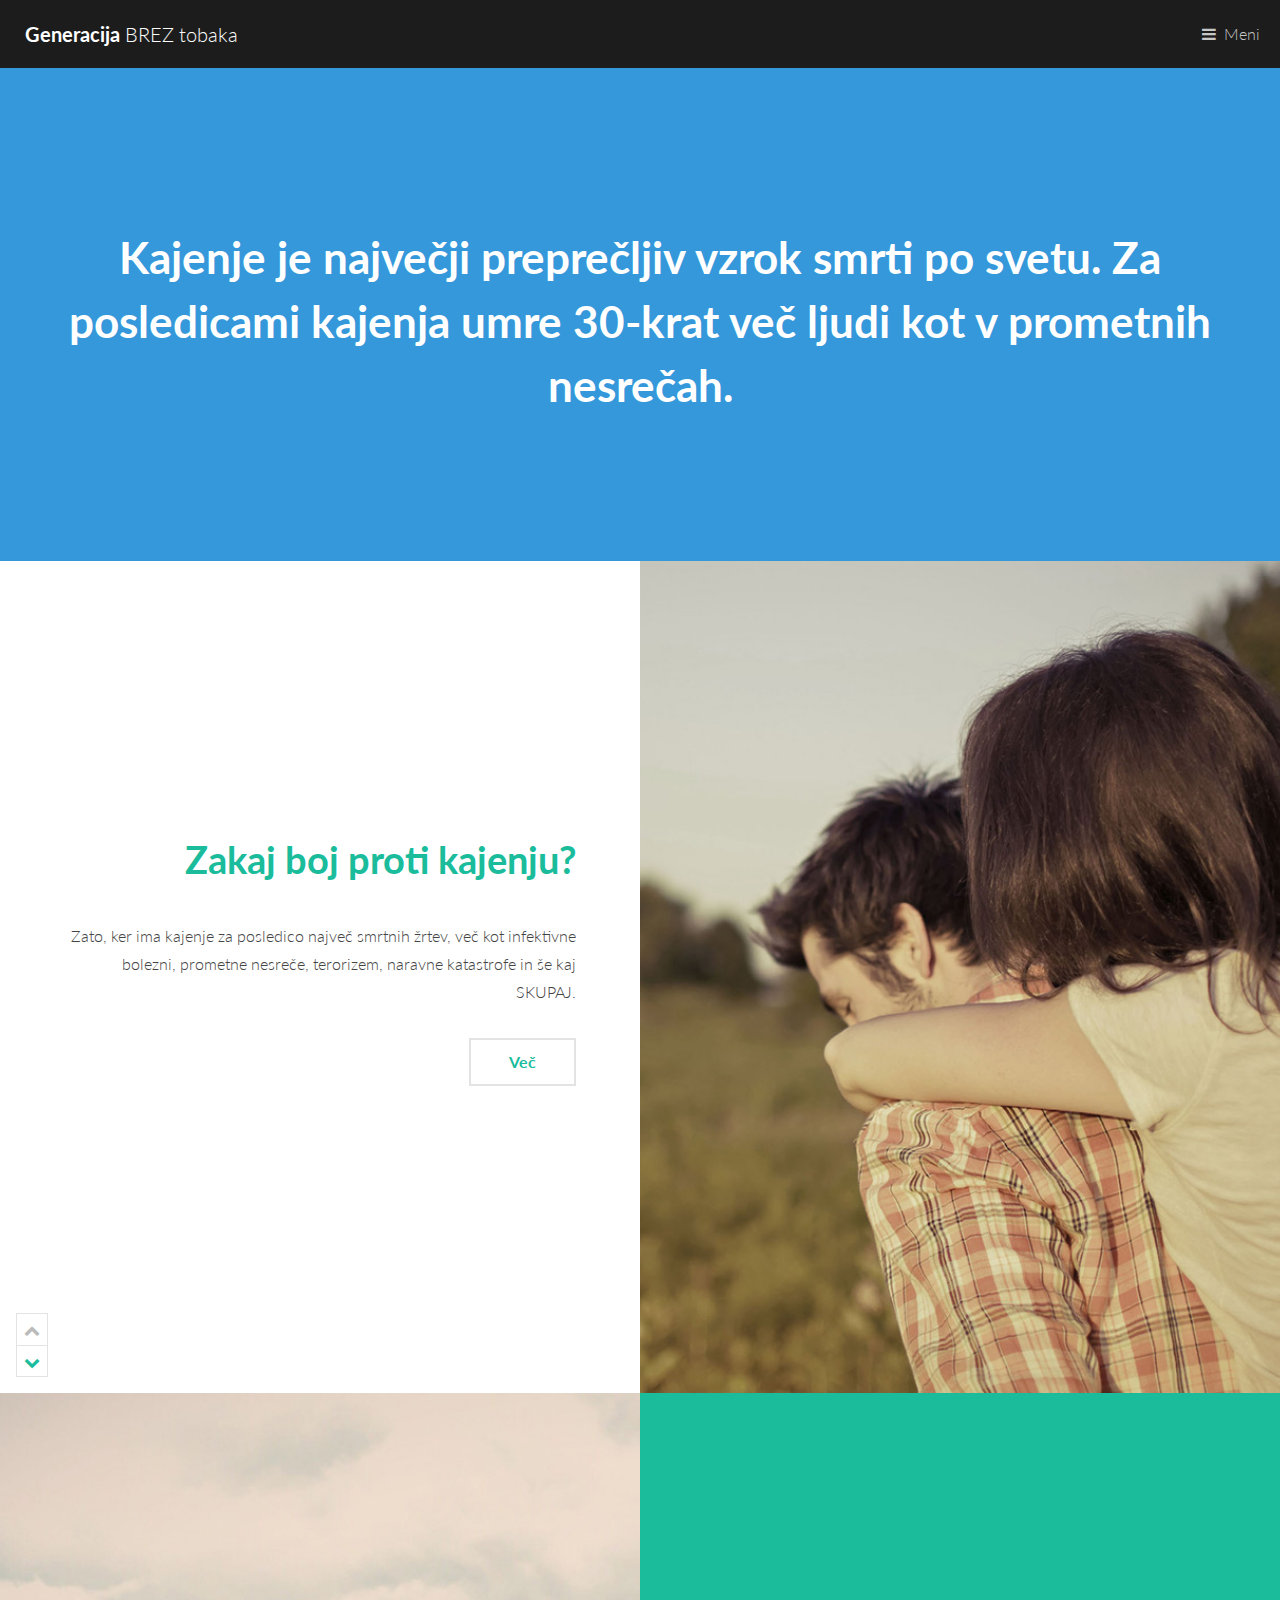
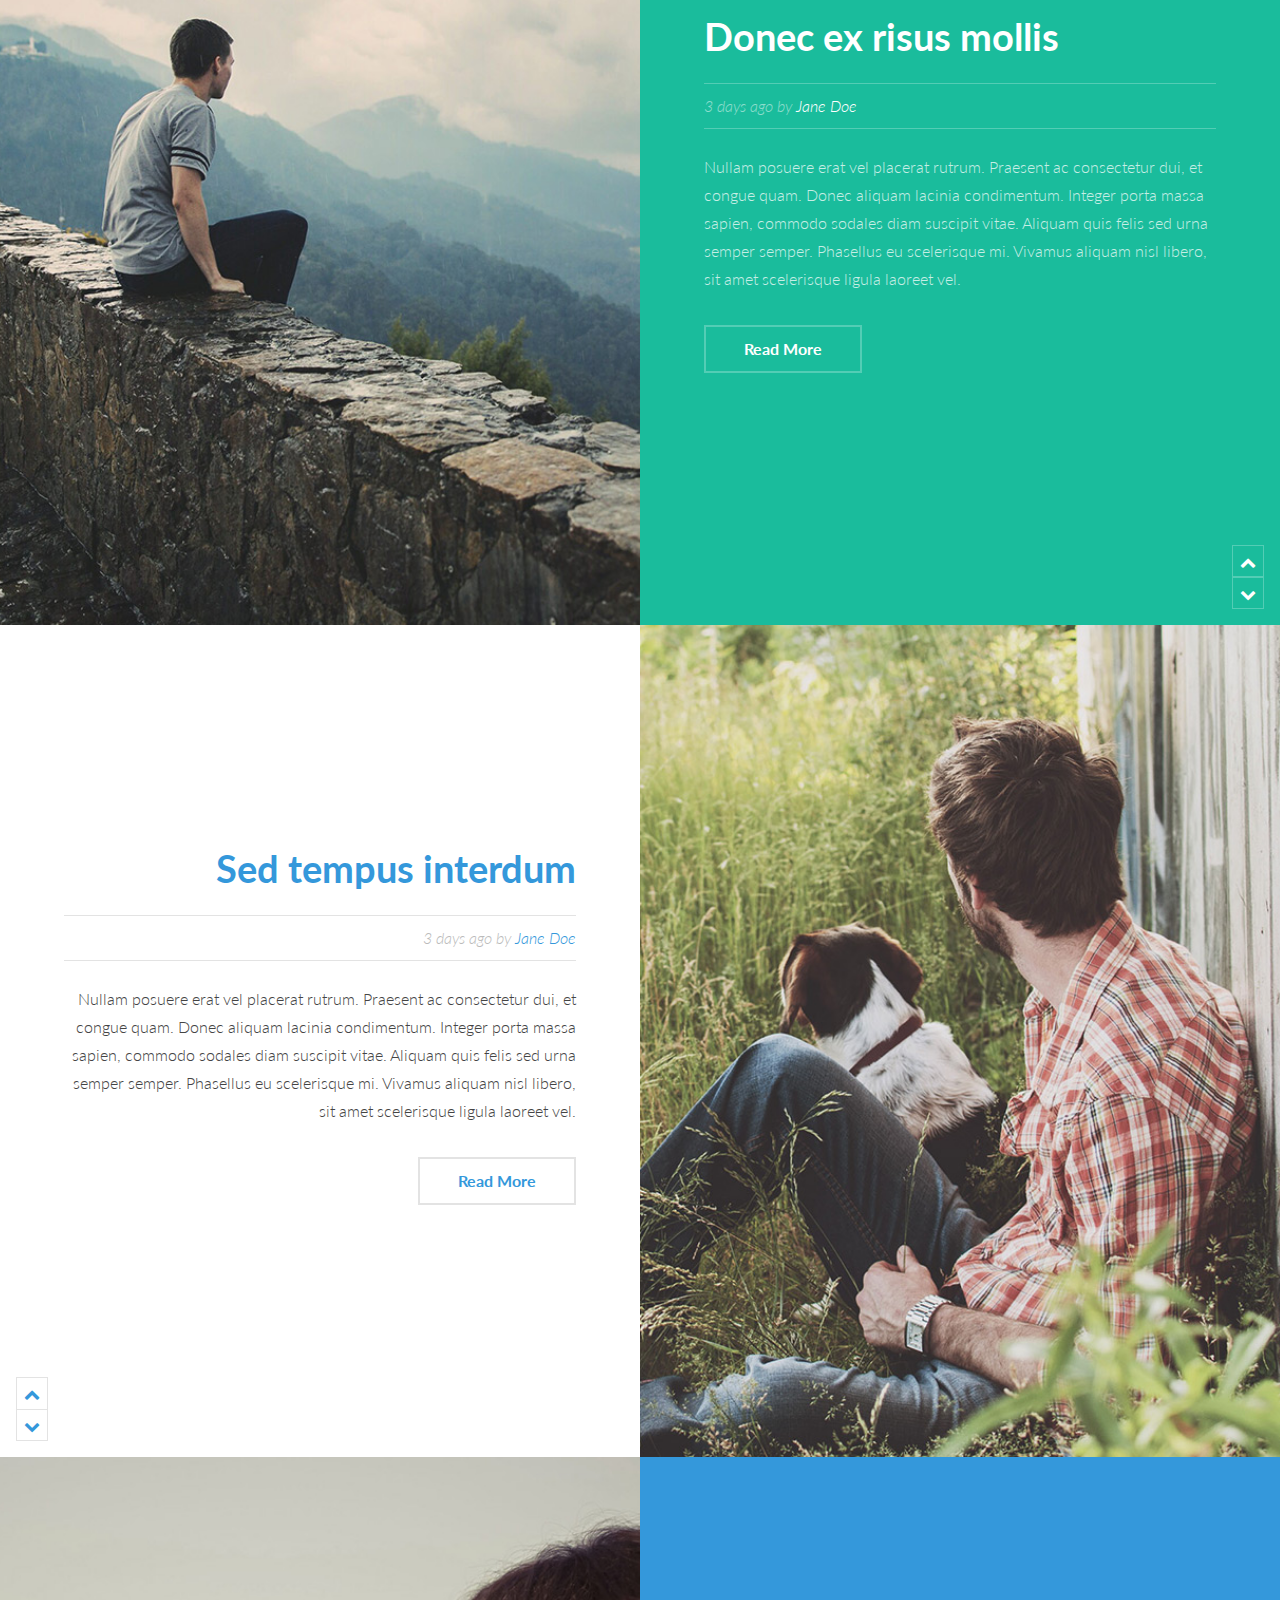
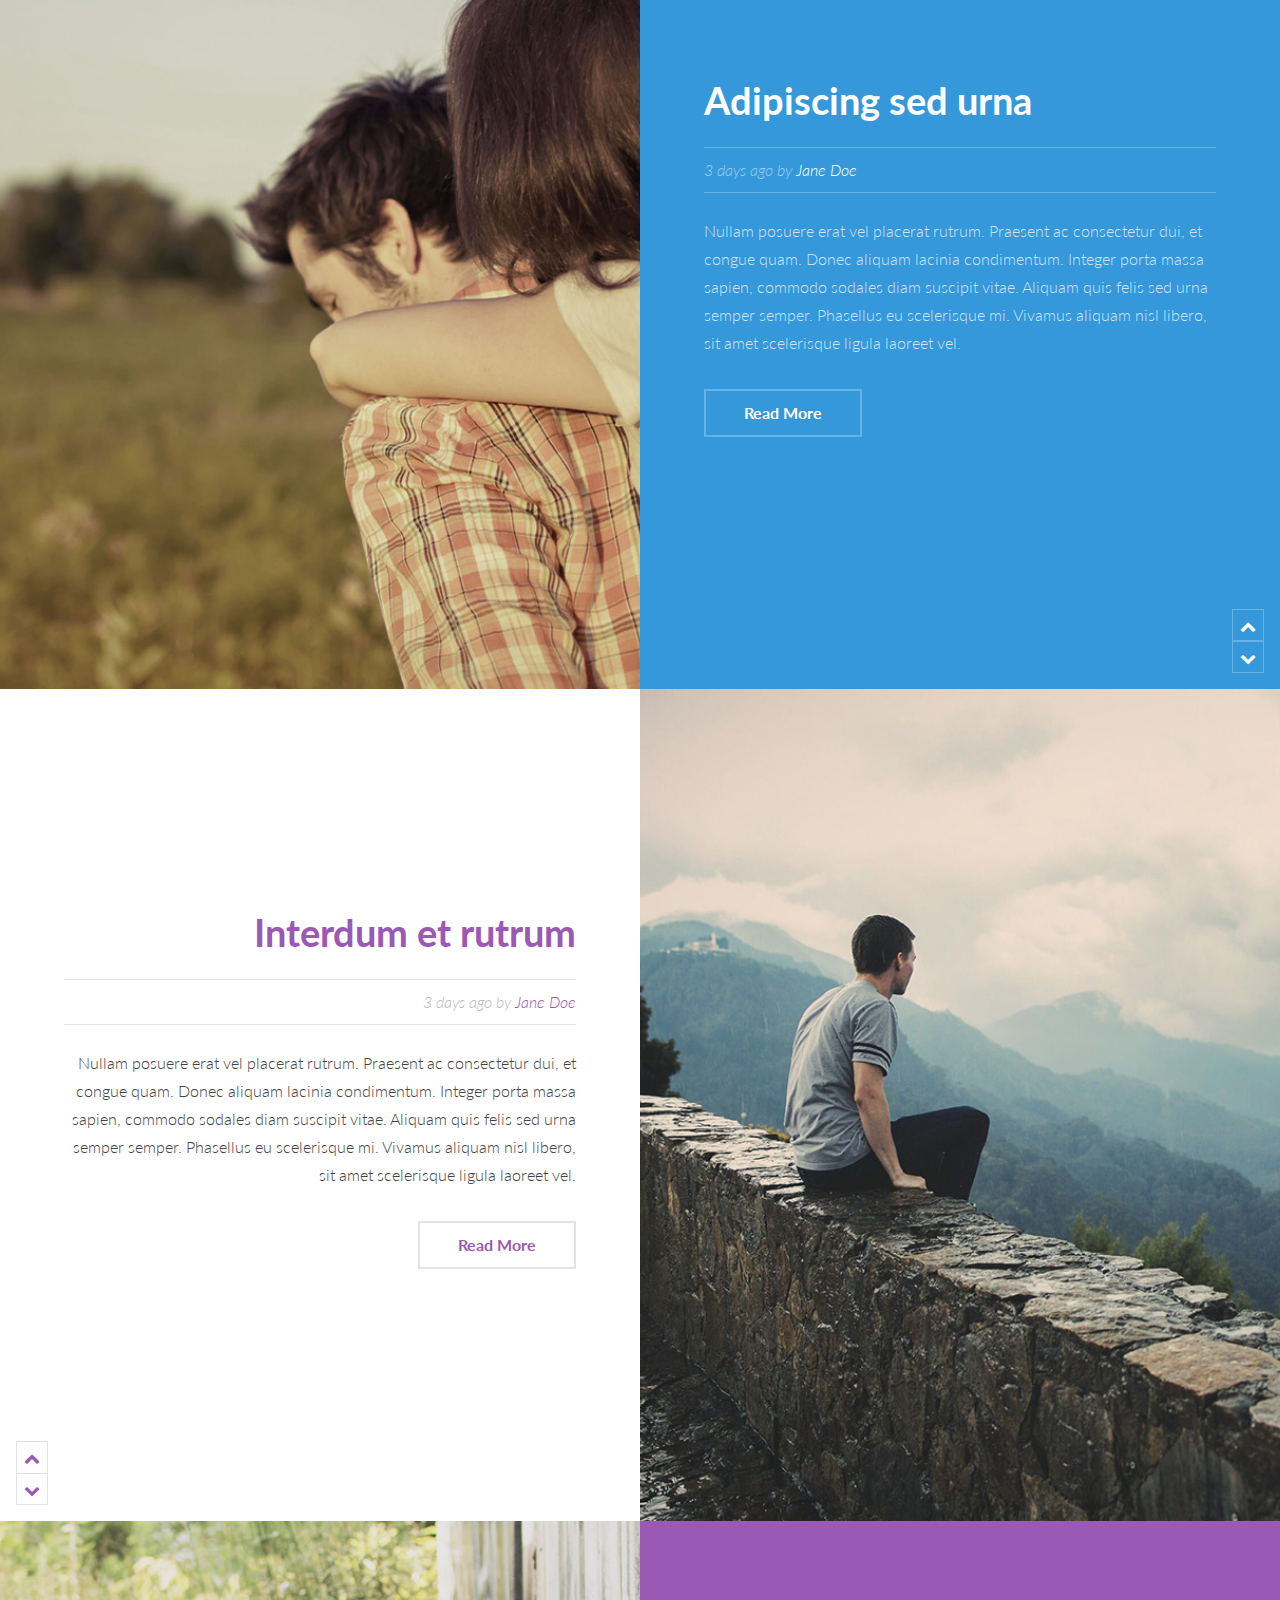
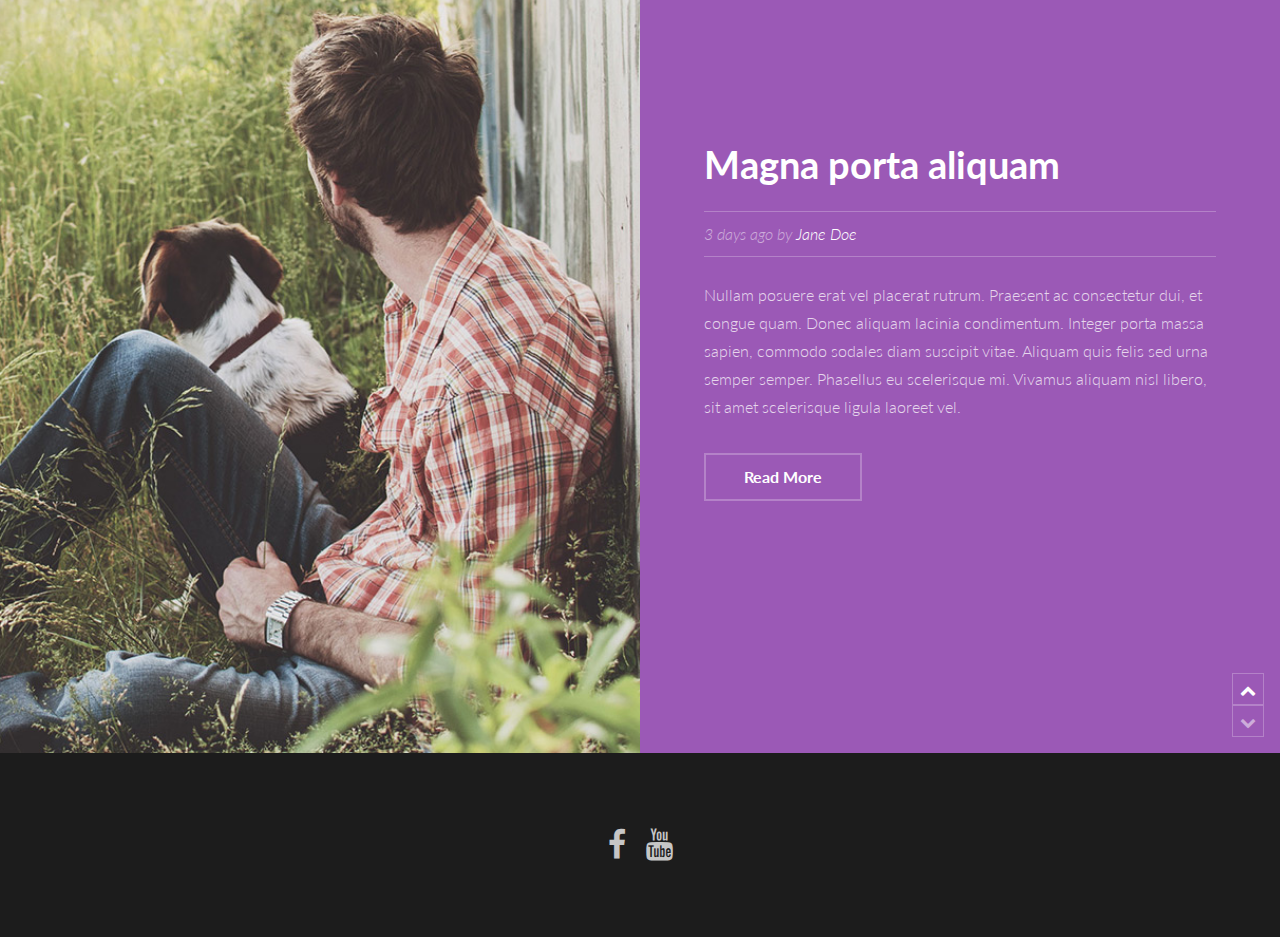
<file: index.html>
<!DOCTYPE HTML>
<!--
	Binary by TEMPLATED
	templated.co @templatedco
	Released for free under the Creative Commons Attribution 3.0 license (templated.co/license)
-->
<html>
	<head>
		<title>Generacija BREZ tobaka</title>
		<meta charset="utf-8" />
		<meta name="viewport" content="width=device-width, initial-scale=1" />
		<link rel="stylesheet" href="assets/css/main.css" />
	</head>
	<body>

		<!-- Header -->
			<header id="header">
				<a href="index.html" class="logo"><strong>Generacija</strong> BREZ tobaka</a>
				<nav id="nav">
                    <!--<a href="index.html">Domov</a>
                    <a href="generic.html">Splošna stran</a>
                    <a href="elements.html">Grafični elementi</a>
                    <a href="tint.html">Tobak in telo</a>-->
                    <a href="#menu">Meni</a>
				</nav>
			</header>

		<!-- Nav -->
			<nav id="menu">
				<ul class="links">
					<li><a href="index.html">Domov</a></li>
					<li><a href="generic.html">Splošna stran</a></li>
					<li><a href="elements.html">Grafični elementi</a></li>
                    			<li><a href="tint.html">Tobak in telo</a></li>
				</ul>
			</nav>

		<!-- Banner -->
			<section id="banner">
				<div class="inner">
					<h1>Kajenje je največji preprečljiv vzrok smrti po svetu.<br />
                    Za posledicami kajenja umre 30-krat več ljudi kot v prometnih nesrečah.<!--<a href="https://templated.co">TEMPLATED</a></h1>-->
					<!--<ul class="actions">
						<li><a href="#one" class="button alt scrolly big">Nadaljuj</a></li>
					</ul>-->
				</div>
			</section>

		<!-- One -->
			<article id="one" class="post style1">
				<div class="image">
					<img src="images/pic14.jpg" alt="" data-position="75% center" />
				</div>
				<div class="content">
					<div class="inner">
						<header>
							<h2><a href="generic.html">Zakaj boj proti kajenju?</a></h2>
							<!--<p class="info">3 days ago by <a href="#">Jane Doe</a></p>-->
						</header>
						<p>Zato, ker ima kajenje za posledico največ smrtnih žrtev, več kot infektivne bolezni, prometne nesreče, terorizem, naravne katastrofe in še kaj SKUPAJ.</p>
						<ul class="actions">
							<li><a href="generic.html" class="button alt">Več</a></li>
						</ul>
					</div>
					<div class="postnav">
						<a href="#" class="prev disabled"><span class="icon fa-chevron-up"></span></a>
						<a href="#two" class="scrolly next"><span class="icon fa-chevron-down"></span></a>
					</div>
				</div>
			</article>

		<!-- Two -->
			<article id="two" class="post invert style1 alt">
				<div class="image">
					<img src="images/pic13.jpg" alt="" data-position="10% center" />
				</div>
				<div class="content">
					<div class="inner">
						<header>
							<h2><a href="generic.html">Donec ex risus mollis</a></h2>
							<p class="info">3 days ago by <a href="#">Jane Doe</a></p>
						</header>
						<p>Nullam posuere erat vel placerat rutrum. Praesent ac consectetur dui, et congue quam. Donec aliquam lacinia condimentum. Integer porta massa sapien, commodo sodales diam suscipit vitae. Aliquam quis felis sed urna semper semper. Phasellus eu scelerisque mi. Vivamus aliquam nisl libero, sit amet scelerisque ligula laoreet vel.</p>
						<ul class="actions">
							<li><a href="generic.html" class="button alt">Read More</a></li>
						</ul>
					</div>
					<div class="postnav">
						<a href="#one" class="scrolly prev"><span class="icon fa-chevron-up"></span></a>
						<a href="#three" class="scrolly next"><span class="icon fa-chevron-down"></span></a>
					</div>
				</div>
			</article>

		<!-- Three -->
			<article id="three" class="post style2">
				<div class="image">
					<img src="images/pic12.jpg" alt="" data-position="80% center" />
				</div>
				<div class="content">
					<div class="inner">
						<header>
							<h2><a href="generic.html">Sed tempus interdum</a></h2>
							<p class="info">3 days ago by <a href="#">Jane Doe</a></p>
						</header>
						<p>Nullam posuere erat vel placerat rutrum. Praesent ac consectetur dui, et congue quam. Donec aliquam lacinia condimentum. Integer porta massa sapien, commodo sodales diam suscipit vitae. Aliquam quis felis sed urna semper semper. Phasellus eu scelerisque mi. Vivamus aliquam nisl libero, sit amet scelerisque ligula laoreet vel.</p>
						<ul class="actions">
							<li><a href="generic.html" class="button alt">Read More</a></li>
						</ul>
					</div>
					<div class="postnav">
						<a href="#two" class="scrolly prev"><span class="icon fa-chevron-up"></span></a>
						<a href="#four" class="scrolly next"><span class="icon fa-chevron-down"></span></a>
					</div>
				</div>
			</article>

		<!-- Four -->
			<article id="four" class="post invert style2 alt">
				<div class="image">
					<img src="images/pic14.jpg" alt="" data-position="60% center" />
				</div>
				<div class="content">
					<div class="inner">
						<header>
							<h2><a href="generic.html">Adipiscing sed urna</a></h2>
							<p class="info">3 days ago by <a href="#">Jane Doe</a></p>
						</header>
						<p>Nullam posuere erat vel placerat rutrum. Praesent ac consectetur dui, et congue quam. Donec aliquam lacinia condimentum. Integer porta massa sapien, commodo sodales diam suscipit vitae. Aliquam quis felis sed urna semper semper. Phasellus eu scelerisque mi. Vivamus aliquam nisl libero, sit amet scelerisque ligula laoreet vel.</p>
						<ul class="actions">
							<li><a href="generic.html" class="button alt">Read More</a></li>
						</ul>
					</div>
					<div class="postnav">
						<a href="#three" class="scrolly prev"><span class="icon fa-chevron-up"></span></a>
						<a href="#five" class="scrolly next"><span class="icon fa-chevron-down"></span></a>
					</div>
				</div>
			</article>

		<!-- Five -->
			<article id="five" class="post style3">
				<div class="image">
					<img src="images/pic13.jpg" alt="" data-position="5% center" />
				</div>
				<div class="content">
					<div class="inner">
						<header>
							<h2><a href="generic.html">Interdum et rutrum</a></h2>
							<p class="info">3 days ago by <a href="#">Jane Doe</a></p>
						</header>
						<p>Nullam posuere erat vel placerat rutrum. Praesent ac consectetur dui, et congue quam. Donec aliquam lacinia condimentum. Integer porta massa sapien, commodo sodales diam suscipit vitae. Aliquam quis felis sed urna semper semper. Phasellus eu scelerisque mi. Vivamus aliquam nisl libero, sit amet scelerisque ligula laoreet vel.</p>
						<ul class="actions">
							<li><a href="generic.html" class="button alt">Read More</a></li>
						</ul>
					</div>
					<div class="postnav">
						<a href="#four" class="scrolly prev"><span class="icon fa-chevron-up"></span></a>
						<a href="#six" class="scrolly next"><span class="icon fa-chevron-down"></span></a>
					</div>
				</div>
			</article>

		<!-- Six -->
			<article id="six" class="post invert style3 alt">
				<div class="image">
					<img src="images/pic12.jpg" alt="" data-position="80% center" />
				</div>
				<div class="content">
					<div class="inner">
						<header>
							<h2><a href="generic.html">Magna porta aliquam</a></h2>
							<p class="info">3 days ago by <a href="#">Jane Doe</a></p>
						</header>
						<p>Nullam posuere erat vel placerat rutrum. Praesent ac consectetur dui, et congue quam. Donec aliquam lacinia condimentum. Integer porta massa sapien, commodo sodales diam suscipit vitae. Aliquam quis felis sed urna semper semper. Phasellus eu scelerisque mi. Vivamus aliquam nisl libero, sit amet scelerisque ligula laoreet vel.</p>
						<ul class="actions">
							<li><a href="generic.html" class="button alt">Read More</a></li>
						</ul>
					</div>
					<div class="postnav">
						<a href="#five" class="scrolly prev"><span class="icon fa-chevron-up"></span></a>
						<a href="#" class="scrolly next disabled"><span class="icon fa-chevron-down"></span></a>
					</div>
				</div>
			</article>

		<!-- Footer -->
			<footer id="footer">
				<ul class="icons">
					<!--<li><a href="#" class="icon fa-twitter"><span class="label">Twitter</span></a></li>-->
                    <li><a href="https://www.facebook.com/zaslovenijobreztobaka/" class="icon fa-facebook"><span class="label">Facebook</span></a></li>
					<li><a href="https://www.youtube.com/channel/UCdSHzW6modas_3Z74Ft8ZAg" class="icon fa-youtube"><span class="label">Youtube</span></a></li>
				</ul>
				<!--<div class="copyright">
					&copy; Untitled. Design: <a href="https://templated.co">TEMPLATED</a>. Images: <a href="https://unsplash.com">Unsplash</a>.
				</div>-->
			</footer>

		<!-- Scripts -->
			<script src="assets/js/jquery.min.js"></script>
			<script src="assets/js/jquery.scrolly.min.js"></script>
			<script src="assets/js/skel.min.js"></script>
			<script src="assets/js/util.js"></script>
			<script src="assets/js/main.js"></script>

	</body>
</html>
</file>
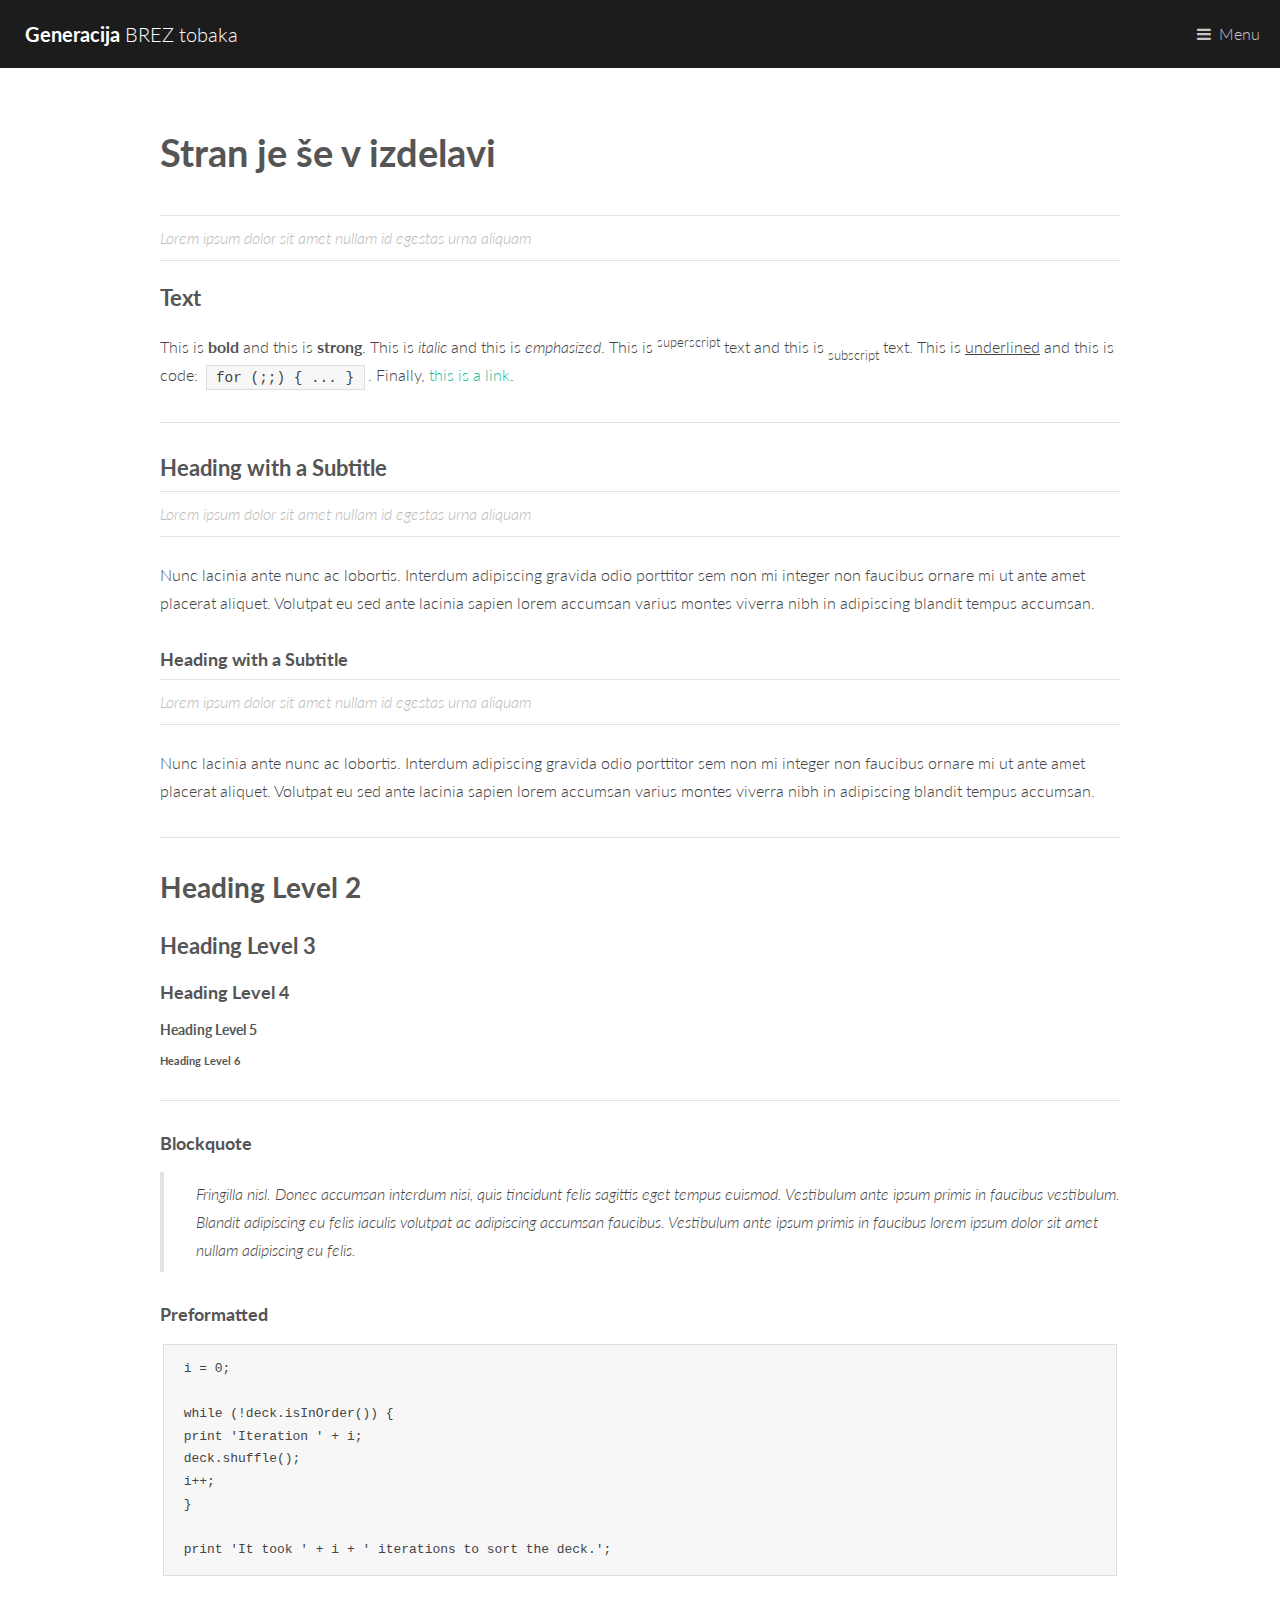
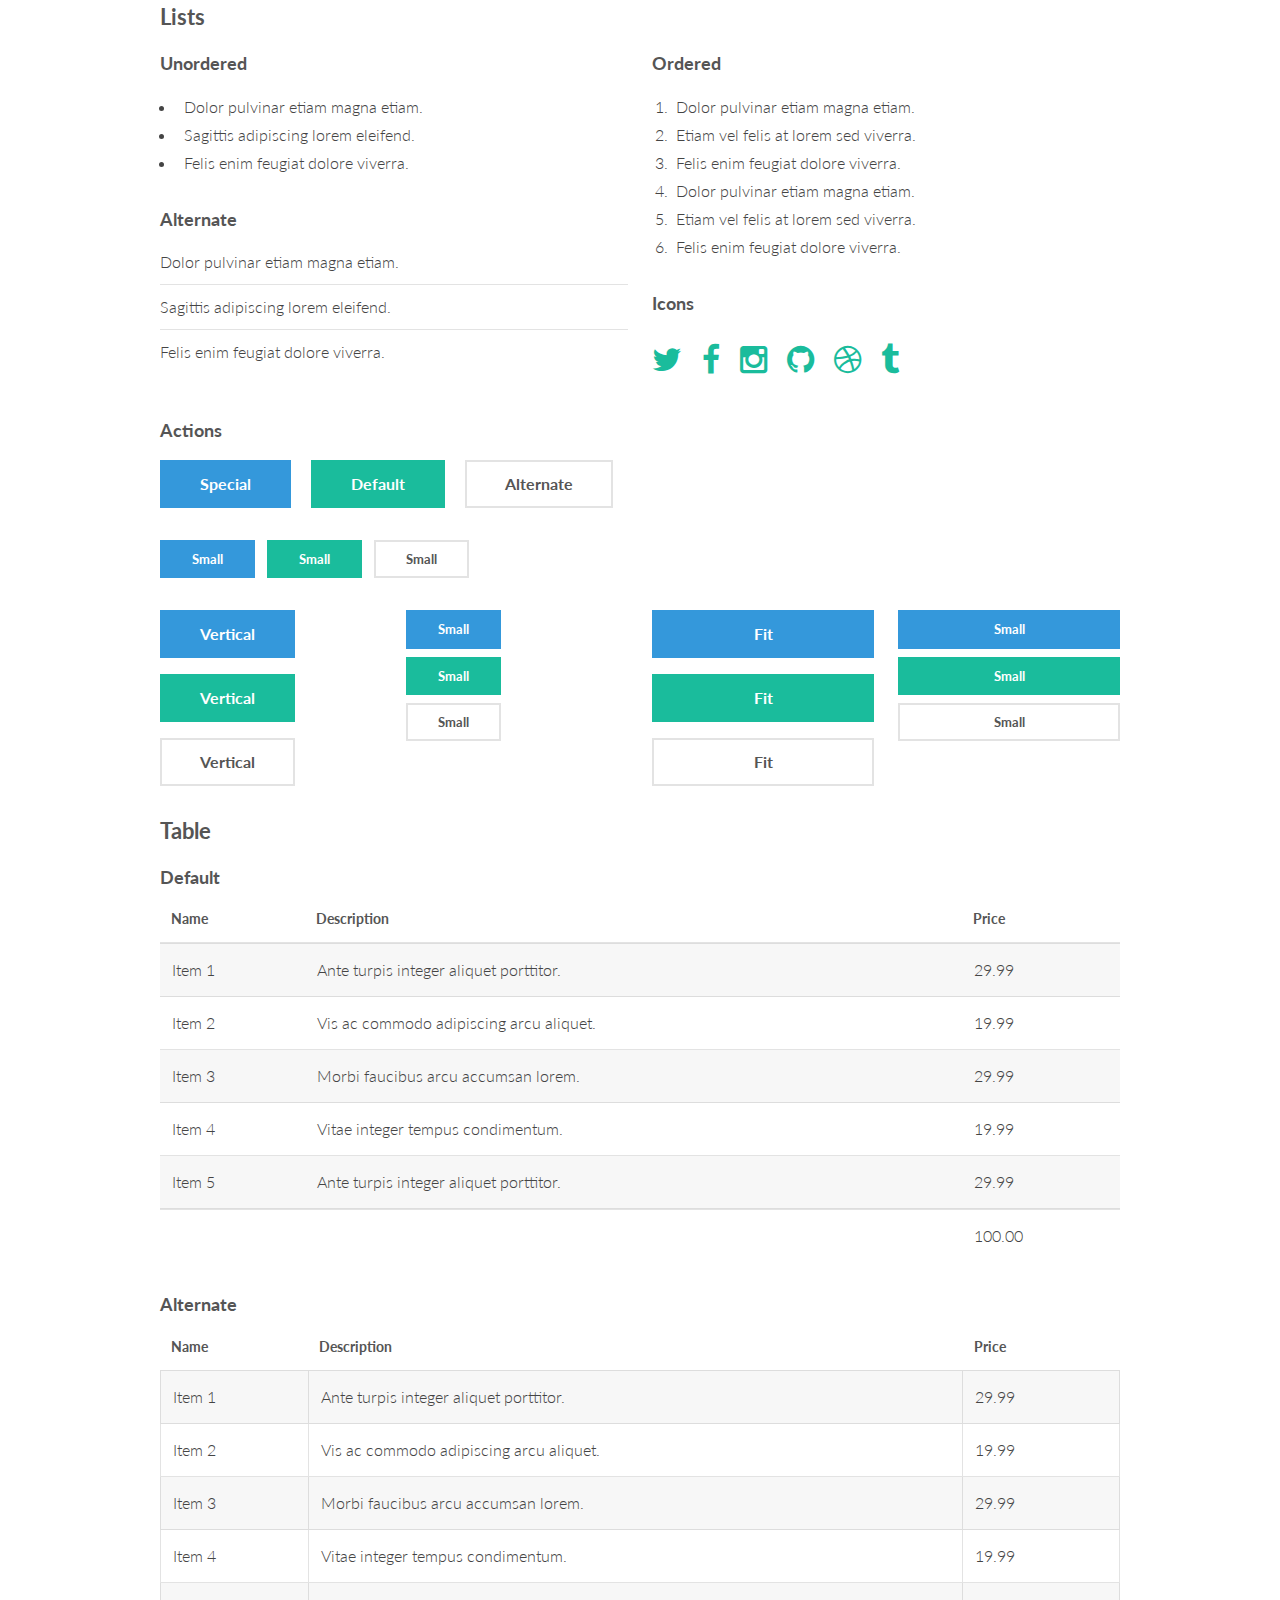
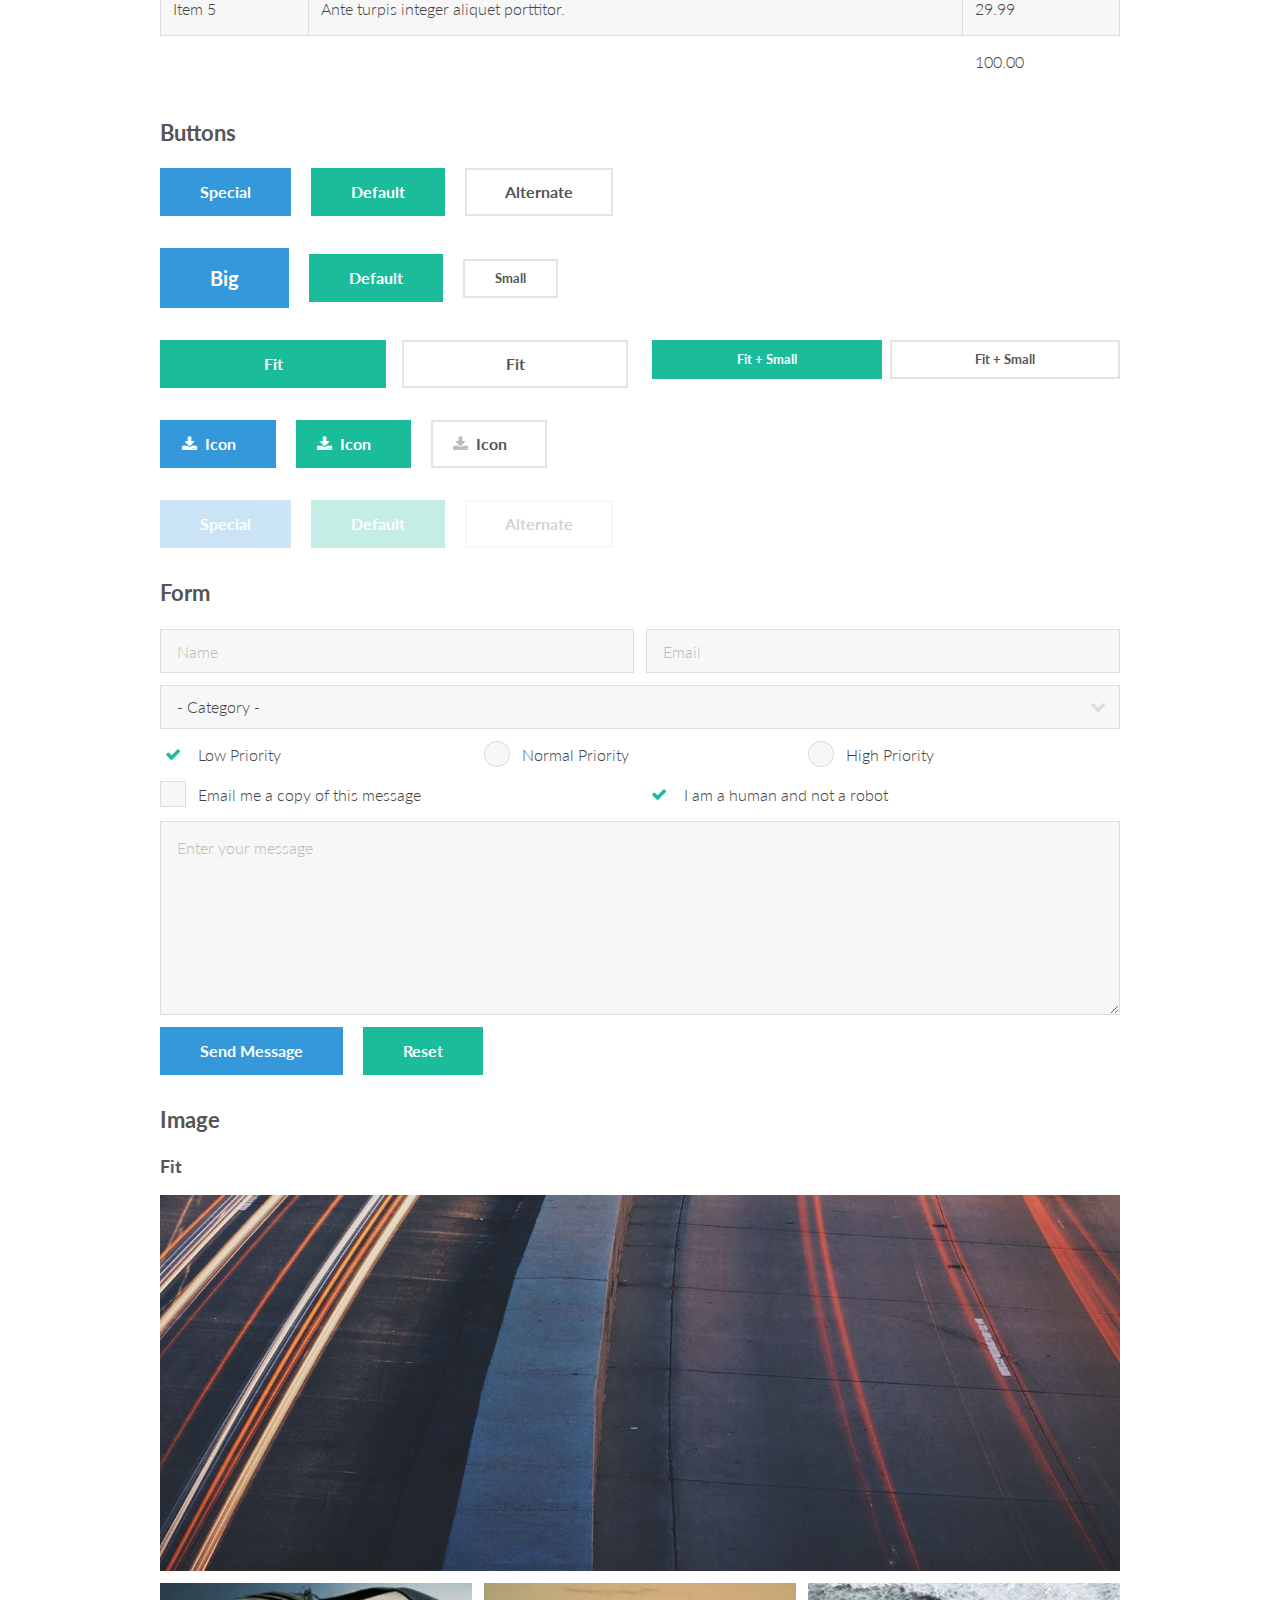
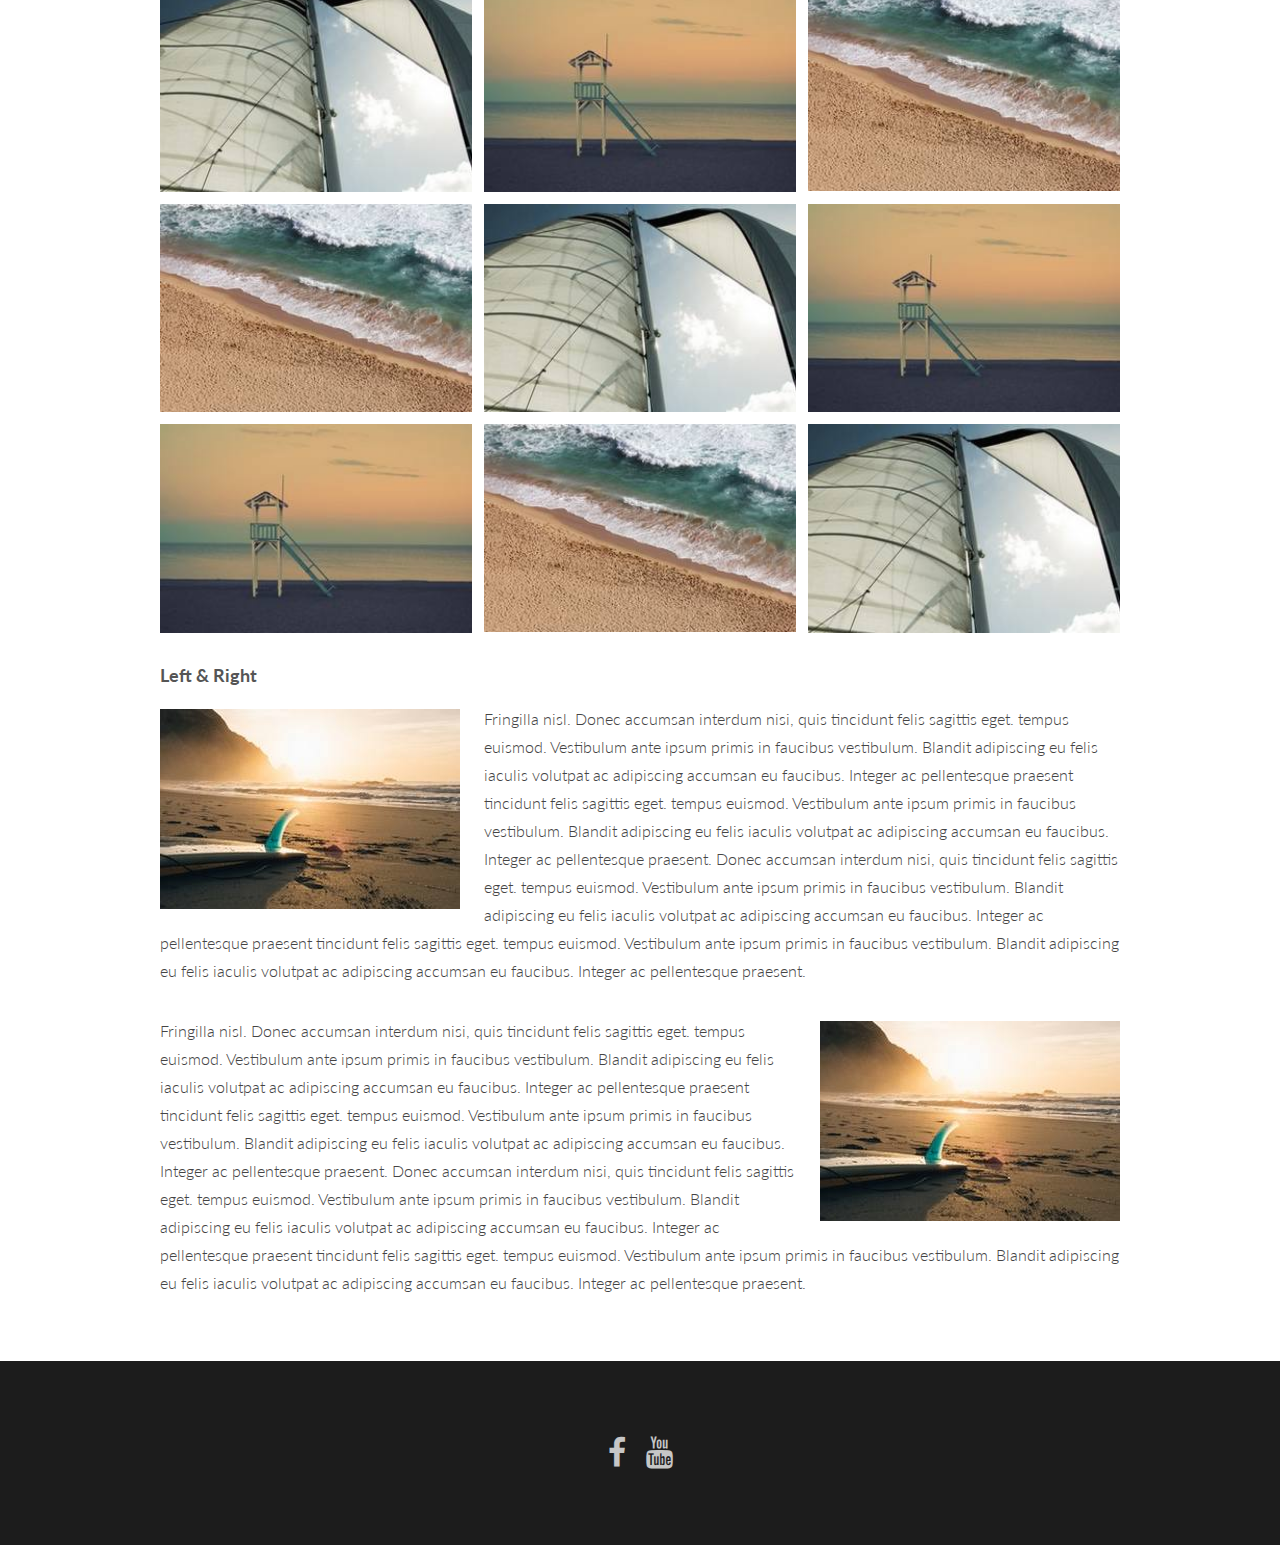
<file: elements.html>
<!DOCTYPE HTML>
<!--
	Binary by TEMPLATED
	templated.co @templatedco
	Released for free under the Creative Commons Attribution 3.0 license (templated.co/license)
-->
<html>
	<head>
		<title>Elements - Binary by TEMPLATED</title>
		<meta charset="utf-8" />
		<meta name="viewport" content="width=device-width, initial-scale=1" />
		<link rel="stylesheet" href="assets/css/main.css" />
	</head>
	<body>

		<!-- Header -->
			<header id="header">
				<a href="index.html" class="logo"><strong>Generacija</strong> BREZ tobaka</a>
				<nav>
					<a href="#menu">Menu</a>
				</nav>
			</header>

		<!-- Nav -->
			<nav id="menu">
				<ul class="links">
					<li><a href="index.html">Domov</a></li>
					<li><a href="generic.html">Splošna stran</a></li>
					<li><a href="elements.html">Grafični elementi</a></li>
                    			<li><a href="tint.html">Tobak in telo</a></li>
				</ul>
			</nav>

		<!-- Main -->
			<section id="main">
				<div class="inner">
					<header class="major special">
						<h1>Stran je še v izdelavi</h1>
						<p>Lorem ipsum dolor sit amet nullam id egestas urna aliquam</p>
					</header>

					<!-- Text -->
						<section>
							<h3>Text</h3>
							<p>This is <b>bold</b> and this is <strong>strong</strong>. This is <i>italic</i> and this is <em>emphasized</em>.
							This is <sup>superscript</sup> text and this is <sub>subscript</sub> text.
							This is <u>underlined</u> and this is code: <code>for (;;) { ... }</code>. Finally, <a href="#">this is a link</a>.</p>

							<hr />

							<header>
								<h3>Heading with a Subtitle</h3>
								<p>Lorem ipsum dolor sit amet nullam id egestas urna aliquam</p>
							</header>
							<p>Nunc lacinia ante nunc ac lobortis. Interdum adipiscing gravida odio porttitor sem non mi integer non faucibus ornare mi ut ante amet placerat aliquet. Volutpat eu sed ante lacinia sapien lorem accumsan varius montes viverra nibh in adipiscing blandit tempus accumsan.</p>
							<header>
								<h4>Heading with a Subtitle</h4>
								<p>Lorem ipsum dolor sit amet nullam id egestas urna aliquam</p>
							</header>
							<p>Nunc lacinia ante nunc ac lobortis. Interdum adipiscing gravida odio porttitor sem non mi integer non faucibus ornare mi ut ante amet placerat aliquet. Volutpat eu sed ante lacinia sapien lorem accumsan varius montes viverra nibh in adipiscing blandit tempus accumsan.</p>

							<hr />

							<h2>Heading Level 2</h2>
							<h3>Heading Level 3</h3>
							<h4>Heading Level 4</h4>
							<h5>Heading Level 5</h5>
							<h6>Heading Level 6</h6>

							<hr />

							<h4>Blockquote</h4>
							<blockquote>Fringilla nisl. Donec accumsan interdum nisi, quis tincidunt felis sagittis eget tempus euismod. Vestibulum ante ipsum primis in faucibus vestibulum. Blandit adipiscing eu felis iaculis volutpat ac adipiscing accumsan faucibus. Vestibulum ante ipsum primis in faucibus lorem ipsum dolor sit amet nullam adipiscing eu felis.</blockquote>

							<h4>Preformatted</h4>
							<pre><code>i = 0;

while (!deck.isInOrder()) {
print 'Iteration ' + i;
deck.shuffle();
i++;
}

print 'It took ' + i + ' iterations to sort the deck.';</code></pre>
						</section>

					<!-- Lists -->
						<section>
							<h3>Lists</h3>
							<div class="row">
								<div class="6u 12u$(xsmall)">

									<h4>Unordered</h4>
									<ul>
										<li>Dolor pulvinar etiam magna etiam.</li>
										<li>Sagittis adipiscing lorem eleifend.</li>
										<li>Felis enim feugiat dolore viverra.</li>
									</ul>

									<h4>Alternate</h4>
									<ul class="alt">
										<li>Dolor pulvinar etiam magna etiam.</li>
										<li>Sagittis adipiscing lorem eleifend.</li>
										<li>Felis enim feugiat dolore viverra.</li>
									</ul>

								</div>
								<div class="6u$ 12u$(xsmall)">

									<h4>Ordered</h4>
									<ol>
										<li>Dolor pulvinar etiam magna etiam.</li>
										<li>Etiam vel felis at lorem sed viverra.</li>
										<li>Felis enim feugiat dolore viverra.</li>
										<li>Dolor pulvinar etiam magna etiam.</li>
										<li>Etiam vel felis at lorem sed viverra.</li>
										<li>Felis enim feugiat dolore viverra.</li>
									</ol>

									<h4>Icons</h4>
									<ul class="icons">
										<li><a href="#" class="icon fa-twitter"><span class="label">Twitter</span></a></li>
										<li><a href="#" class="icon fa-facebook"><span class="label">Facebook</span></a></li>
										<li><a href="#" class="icon fa-instagram"><span class="label">Instagram</span></a></li>
										<li><a href="#" class="icon fa-github"><span class="label">Github</span></a></li>
										<li><a href="#" class="icon fa-dribbble"><span class="label">Dribbble</span></a></li>
										<li><a href="#" class="icon fa-tumblr"><span class="label">Tumblr</span></a></li>
									</ul>

								</div>
							</div>

							<h4>Actions</h4>
							<ul class="actions">
								<li><a href="#" class="button special">Special</a></li>
								<li><a href="#" class="button">Default</a></li>
								<li><a href="#" class="button alt">Alternate</a></li>
							</ul>
							<ul class="actions small">
								<li><a href="#" class="button special small">Small</a></li>
								<li><a href="#" class="button small">Small</a></li>
								<li><a href="#" class="button alt small">Small</a></li>
							</ul>
							<div class="row">
								<div class="3u 6u(small) 12u$(xsmall)">
									<ul class="actions vertical">
										<li><a href="#" class="button special">Vertical</a></li>
										<li><a href="#" class="button">Vertical</a></li>
										<li><a href="#" class="button alt">Vertical</a></li>
									</ul>
								</div>
								<div class="3u 6u$(small) 12u$(xsmall)">
									<ul class="actions vertical small">
										<li><a href="#" class="button special small">Small</a></li>
										<li><a href="#" class="button small">Small</a></li>
										<li><a href="#" class="button alt small">Small</a></li>
									</ul>
								</div>
								<div class="3u 6u(small) 12u$(xsmall)">
									<ul class="actions vertical">
										<li><a href="#" class="button special fit">Fit</a></li>
										<li><a href="#" class="button fit">Fit</a></li>
										<li><a href="#" class="button alt fit">Fit</a></li>
									</ul>
								</div>
								<div class="3u$ 6u$(small) 12u$(xsmall)">
									<ul class="actions vertical small">
										<li><a href="#" class="button special small fit">Small</a></li>
										<li><a href="#" class="button small fit">Small</a></li>
										<li><a href="#" class="button alt small fit">Small</a></li>
									</ul>
								</div>
							</div>
						</section>

					<!-- Table -->
						<section>
							<h3>Table</h3>
							<h4>Default</h4>
							<div class="table-wrapper">
								<table>
									<thead>
										<tr>
											<th>Name</th>
											<th>Description</th>
											<th>Price</th>
										</tr>
									</thead>
									<tbody>
										<tr>
											<td>Item 1</td>
											<td>Ante turpis integer aliquet porttitor.</td>
											<td>29.99</td>
										</tr>
										<tr>
											<td>Item 2</td>
											<td>Vis ac commodo adipiscing arcu aliquet.</td>
											<td>19.99</td>
										</tr>
										<tr>
											<td>Item 3</td>
											<td> Morbi faucibus arcu accumsan lorem.</td>
											<td>29.99</td>
										</tr>
										<tr>
											<td>Item 4</td>
											<td>Vitae integer tempus condimentum.</td>
											<td>19.99</td>
										</tr>
										<tr>
											<td>Item 5</td>
											<td>Ante turpis integer aliquet porttitor.</td>
											<td>29.99</td>
										</tr>
									</tbody>
									<tfoot>
										<tr>
											<td colspan="2"></td>
											<td>100.00</td>
										</tr>
									</tfoot>
								</table>
							</div>
							<h4>Alternate</h4>
							<div class="table-wrapper">
								<table class="alt">
									<thead>
										<tr>
											<th>Name</th>
											<th>Description</th>
											<th>Price</th>
										</tr>
									</thead>
									<tbody>
										<tr>
											<td>Item 1</td>
											<td>Ante turpis integer aliquet porttitor.</td>
											<td>29.99</td>
										</tr>
										<tr>
											<td>Item 2</td>
											<td>Vis ac commodo adipiscing arcu aliquet.</td>
											<td>19.99</td>
										</tr>
										<tr>
											<td>Item 3</td>
											<td> Morbi faucibus arcu accumsan lorem.</td>
											<td>29.99</td>
										</tr>
										<tr>
											<td>Item 4</td>
											<td>Vitae integer tempus condimentum.</td>
											<td>19.99</td>
										</tr>
										<tr>
											<td>Item 5</td>
											<td>Ante turpis integer aliquet porttitor.</td>
											<td>29.99</td>
										</tr>
									</tbody>
									<tfoot>
										<tr>
											<td colspan="2"></td>
											<td>100.00</td>
										</tr>
									</tfoot>
								</table>
							</div>
						</section>

					<!-- Buttons -->
						<section>
							<h3>Buttons</h3>
							<ul class="actions">
								<li><a href="#" class="button special">Special</a></li>
								<li><a href="#" class="button">Default</a></li>
								<li><a href="#" class="button alt">Alternate</a></li>
							</ul>
							<ul class="actions">
								<li><a href="#" class="button special big">Big</a></li>
								<li><a href="#" class="button">Default</a></li>
								<li><a href="#" class="button alt small">Small</a></li>
							</ul>
							<div class="row">
								<div class="6u 12u$(xsmall)">
									<ul class="actions fit">
										<li><a href="#" class="button fit">Fit</a></li>
										<li><a href="#" class="button alt fit">Fit</a></li>
									</ul>
								</div>
								<div class="6u$ 12u$(xsmall)">
									<ul class="actions fit small">
										<li><a href="#" class="button fit small">Fit + Small</a></li>
										<li><a href="#" class="button alt fit small">Fit + Small</a></li>
									</ul>
								</div>
							</div>
							<ul class="actions">
								<li><a href="#" class="button special icon fa-download">Icon</a></li>
								<li><a href="#" class="button icon fa-download">Icon</a></li>
								<li><a href="#" class="button alt icon fa-download">Icon</a></li>
							</ul>
							<ul class="actions">
								<li><span class="button special disabled">Special</span></li>
								<li><span class="button disabled">Default</span></li>
								<li><span class="button alt disabled">Alternate</span></li>
							</ul>
						</section>

					<!-- Form -->
						<section>
							<h3>Form</h3>
							<form method="post" action="#">
								<div class="row uniform 50%">
									<div class="6u 12u$(xsmall)">
										<input type="text" name="name" id="name" value="" placeholder="Name" />
									</div>
									<div class="6u$ 12u$(xsmall)">
										<input type="email" name="email" id="email" value="" placeholder="Email" />
									</div>
									<div class="12u$">
										<div class="select-wrapper">
											<select name="category" id="category">
												<option value="">- Category -</option>
												<option value="1">Manufacturing</option>
												<option value="1">Shipping</option>
												<option value="1">Administration</option>
												<option value="1">Human Resources</option>
											</select>
										</div>
									</div>
									<div class="4u 12u$(xsmall)">
										<input type="radio" id="priority-low" name="priority" checked>
										<label for="priority-low">Low Priority</label>
									</div>
									<div class="4u 12u$(xsmall)">
										<input type="radio" id="priority-normal" name="priority">
										<label for="priority-normal">Normal Priority</label>
									</div>
									<div class="4u$ 12u$(xsmall)">
										<input type="radio" id="priority-high" name="priority">
										<label for="priority-high">High Priority</label>
									</div>
									<div class="6u 12u$(small)">
										<input type="checkbox" id="copy" name="copy">
										<label for="copy">Email me a copy of this message</label>
									</div>
									<div class="6u$ 12u$(small)">
										<input type="checkbox" id="human" name="human" checked>
										<label for="human">I am a human and not a robot</label>
									</div>
									<div class="12u$">
										<textarea name="message" id="message" placeholder="Enter your message" rows="6"></textarea>
									</div>
									<div class="12u$">
										<ul class="actions">
											<li><input type="submit" value="Send Message" class="special" /></li>
											<li><input type="reset" value="Reset" /></li>
										</ul>
									</div>
								</div>
							</form>
						</section>

					<!-- Image -->
						<section>
							<h3>Image</h3>
							<h4>Fit</h4>
							<div class="box alt">
								<div class="row 50% uniform">
									<div class="12u$"><span class="image fit"><img src="images/pic11.jpg" alt="" /></span></div>
									<div class="4u"><span class="image fit"><img src="images/pic03.jpg" alt="" /></span></div>
									<div class="4u"><span class="image fit"><img src="images/pic04.jpg" alt="" /></span></div>
									<div class="4u$"><span class="image fit"><img src="images/pic05.jpg" alt="" /></span></div>
									<div class="4u"><span class="image fit"><img src="images/pic05.jpg" alt="" /></span></div>
									<div class="4u"><span class="image fit"><img src="images/pic03.jpg" alt="" /></span></div>
									<div class="4u$"><span class="image fit"><img src="images/pic04.jpg" alt="" /></span></div>
									<div class="4u"><span class="image fit"><img src="images/pic04.jpg" alt="" /></span></div>
									<div class="4u"><span class="image fit"><img src="images/pic05.jpg" alt="" /></span></div>
									<div class="4u$"><span class="image fit"><img src="images/pic03.jpg" alt="" /></span></div>
								</div>
							</div>

							<h4>Left &amp; Right</h4>
							<p><span class="image left"><img src="images/pic06.jpg" alt="" /></span>Fringilla nisl. Donec accumsan interdum nisi, quis tincidunt felis sagittis eget. tempus euismod. Vestibulum ante ipsum primis in faucibus vestibulum. Blandit adipiscing eu felis iaculis volutpat ac adipiscing accumsan eu faucibus. Integer ac pellentesque praesent tincidunt felis sagittis eget. tempus euismod. Vestibulum ante ipsum primis in faucibus vestibulum. Blandit adipiscing eu felis iaculis volutpat ac adipiscing accumsan eu faucibus. Integer ac pellentesque praesent. Donec accumsan interdum nisi, quis tincidunt felis sagittis eget. tempus euismod. Vestibulum ante ipsum primis in faucibus vestibulum. Blandit adipiscing eu felis iaculis volutpat ac adipiscing accumsan eu faucibus. Integer ac pellentesque praesent tincidunt felis sagittis eget. tempus euismod. Vestibulum ante ipsum primis in faucibus vestibulum. Blandit adipiscing eu felis iaculis volutpat ac adipiscing accumsan eu faucibus. Integer ac pellentesque praesent.</p>
							<p><span class="image right"><img src="images/pic06.jpg" alt="" /></span>Fringilla nisl. Donec accumsan interdum nisi, quis tincidunt felis sagittis eget. tempus euismod. Vestibulum ante ipsum primis in faucibus vestibulum. Blandit adipiscing eu felis iaculis volutpat ac adipiscing accumsan eu faucibus. Integer ac pellentesque praesent tincidunt felis sagittis eget. tempus euismod. Vestibulum ante ipsum primis in faucibus vestibulum. Blandit adipiscing eu felis iaculis volutpat ac adipiscing accumsan eu faucibus. Integer ac pellentesque praesent. Donec accumsan interdum nisi, quis tincidunt felis sagittis eget. tempus euismod. Vestibulum ante ipsum primis in faucibus vestibulum. Blandit adipiscing eu felis iaculis volutpat ac adipiscing accumsan eu faucibus. Integer ac pellentesque praesent tincidunt felis sagittis eget. tempus euismod. Vestibulum ante ipsum primis in faucibus vestibulum. Blandit adipiscing eu felis iaculis volutpat ac adipiscing accumsan eu faucibus. Integer ac pellentesque praesent.</p>
						</section>

				</div>
			</section>

		<!-- Footer -->
			<footer id="footer">
				<ul class="icons">
					<!--<li><a href="#" class="icon fa-twitter"><span class="label">Twitter</span></a></li>-->
                    			<li><a href="https://www.facebook.com/zaslovenijobreztobaka/" class="icon fa-facebook"><span class="label">Facebook</span></a></li>
					<li><a href="https://www.youtube.com/channel/UCdSHzW6modas_3Z74Ft8ZAg" class="icon fa-youtube"><span class="label">Youtube</span></a></li>
				</ul>
				<!--<div class="copyright">
					&copy; Untitled. Design: <a href="https://templated.co">TEMPLATED</a>. Images: <a href="https://unsplash.com">Unsplash</a>.
				</div>-->
			</footer>

		<!-- Scripts -->
			<script src="assets/js/jquery.min.js"></script>
			<script src="assets/js/jquery.scrolly.min.js"></script>
			<script src="assets/js/skel.min.js"></script>
			<script src="assets/js/util.js"></script>
			<script src="assets/js/main.js"></script>

	</body>
</html>
</file>
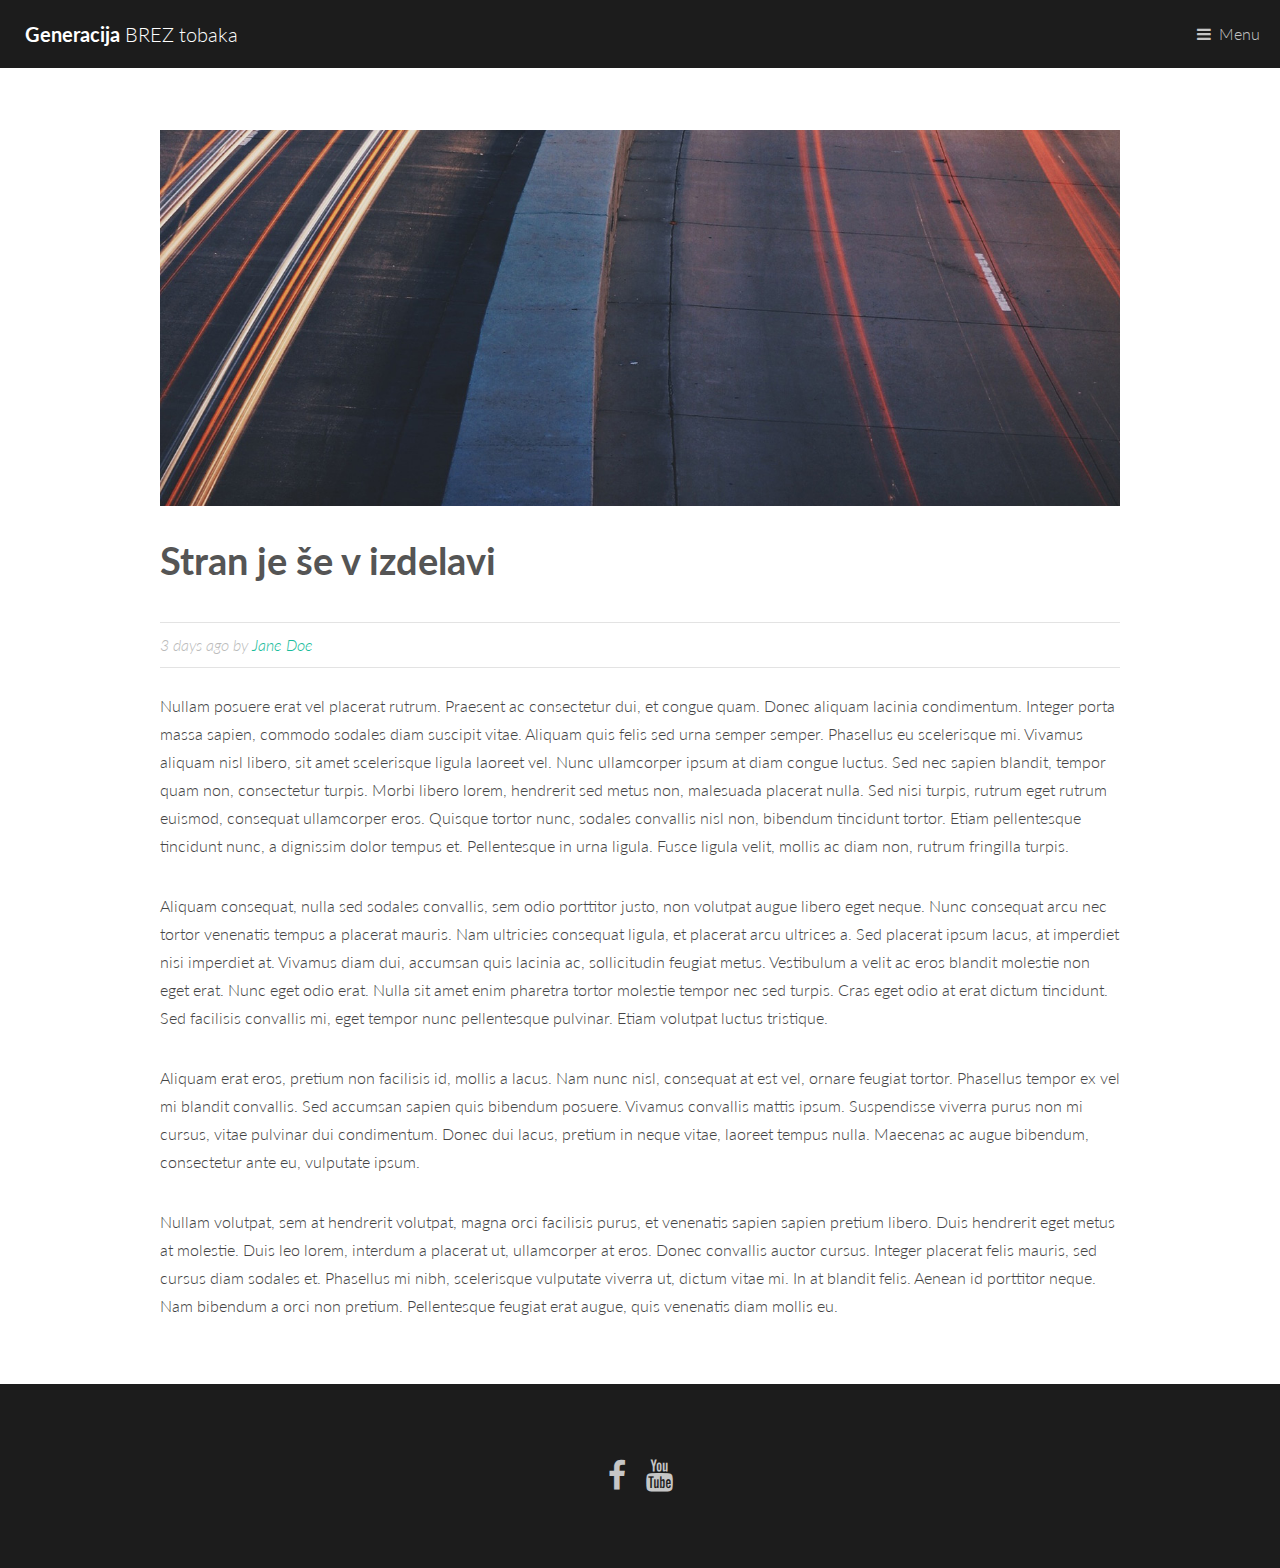
<file: generic.html>
<!DOCTYPE HTML>
<!--
	Binary by TEMPLATED
	templated.co @templatedco
	Released for free under the Creative Commons Attribution 3.0 license (templated.co/license)
-->
<html>
	<head>
		<title>Generic - Binary by TEMPLATED</title>
		<meta charset="utf-8" />
		<meta name="viewport" content="width=device-width, initial-scale=1" />
		<link rel="stylesheet" href="assets/css/main.css" />
	</head>
	<body>

		<!-- Header -->
			<header id="header">
				<a href="index.html" class="logo"><strong>Generacija</strong> BREZ tobaka</a>
				<nav>
					<a href="#menu">Menu</a>
				</nav>
			</header>

		<!-- Nav -->
			<nav id="menu">
				<ul class="links">
					<li><a href="index.html">Domov</a></li>
					<li><a href="generic.html">Splošna stran</a></li>
					<li><a href="elements.html">Grafični elementi</a></li>
                    			<li><a href="tint.html">Tobak in telo</a></li>
				</ul>
			</nav>

		<!-- Main -->
			<section id="main">
				<div class="inner">
					<div class="image fit">
						<img src="images/pic11.jpg" alt="" />
					</div>
					<header>
						<h1>Stran je še v izdelavi</h1>
						<p class="info">3 days ago by <a href="#">Jane Doe</a></p>
					</header>
					<p>Nullam posuere erat vel placerat rutrum. Praesent ac consectetur dui, et congue quam. Donec aliquam lacinia condimentum. Integer porta massa sapien, commodo sodales diam suscipit vitae. Aliquam quis felis sed urna semper semper. Phasellus eu scelerisque mi. Vivamus aliquam nisl libero, sit amet scelerisque ligula laoreet vel. Nunc ullamcorper ipsum at diam congue luctus. Sed nec sapien blandit, tempor quam non, consectetur turpis. Morbi libero lorem, hendrerit sed metus non, malesuada placerat nulla. Sed nisi turpis, rutrum eget rutrum euismod, consequat ullamcorper eros. Quisque tortor nunc, sodales convallis nisl non, bibendum tincidunt tortor. Etiam pellentesque tincidunt nunc, a dignissim dolor tempus et. Pellentesque in urna ligula. Fusce ligula velit, mollis ac diam non, rutrum fringilla turpis.</p>
					<p>Aliquam consequat, nulla sed sodales convallis, sem odio porttitor justo, non volutpat augue libero eget neque. Nunc consequat arcu nec tortor venenatis tempus a placerat mauris. Nam ultricies consequat ligula, et placerat arcu ultrices a. Sed placerat ipsum lacus, at imperdiet nisi imperdiet at. Vivamus diam dui, accumsan quis lacinia ac, sollicitudin feugiat metus. Vestibulum a velit ac eros blandit molestie non eget erat. Nunc eget odio erat. Nulla sit amet enim pharetra tortor molestie tempor nec sed turpis. Cras eget odio at erat dictum tincidunt. Sed facilisis convallis mi, eget tempor nunc pellentesque pulvinar. Etiam volutpat luctus tristique.</p>
					<p>Aliquam erat eros, pretium non facilisis id, mollis a lacus. Nam nunc nisl, consequat at est vel, ornare feugiat tortor. Phasellus tempor ex vel mi blandit convallis. Sed accumsan sapien quis bibendum posuere. Vivamus convallis mattis ipsum. Suspendisse viverra purus non mi cursus, vitae pulvinar dui condimentum. Donec dui lacus, pretium in neque vitae, laoreet tempus nulla. Maecenas ac augue bibendum, consectetur ante eu, vulputate ipsum.</p>
					<p>Nullam volutpat, sem at hendrerit volutpat, magna orci facilisis purus, et venenatis sapien sapien pretium libero. Duis hendrerit eget metus at molestie. Duis leo lorem, interdum a placerat ut, ullamcorper at eros. Donec convallis auctor cursus. Integer placerat felis mauris, sed cursus diam sodales et. Phasellus mi nibh, scelerisque vulputate viverra ut, dictum vitae mi. In at blandit felis. Aenean id porttitor neque. Nam bibendum a orci non pretium. Pellentesque feugiat erat augue, quis venenatis diam mollis eu.</p>
				</div>
			</section>

		<!-- Footer -->
			<footer id="footer">
				<ul class="icons">
					<!--<li><a href="#" class="icon fa-twitter"><span class="label">Twitter</span></a></li>-->
                    <li><a href="https://www.facebook.com/zaslovenijobreztobaka/" class="icon fa-facebook"><span class="label">Facebook</span></a></li>
					<li><a href="https://www.youtube.com/channel/UCdSHzW6modas_3Z74Ft8ZAg" class="icon fa-youtube"><span class="label">Youtube</span></a></li>
				</ul>
				<!--<div class="copyright">
					&copy; Untitled. Design: <a href="https://templated.co">TEMPLATED</a>. Images: <a href="https://unsplash.com">Unsplash</a>.
				</div>-->
			</footer>

		<!-- Scripts -->
			<script src="assets/js/jquery.min.js"></script>
			<script src="assets/js/jquery.scrolly.min.js"></script>
			<script src="assets/js/skel.min.js"></script>
			<script src="assets/js/util.js"></script>
			<script src="assets/js/main.js"></script>

	</body>
</html>
</file>
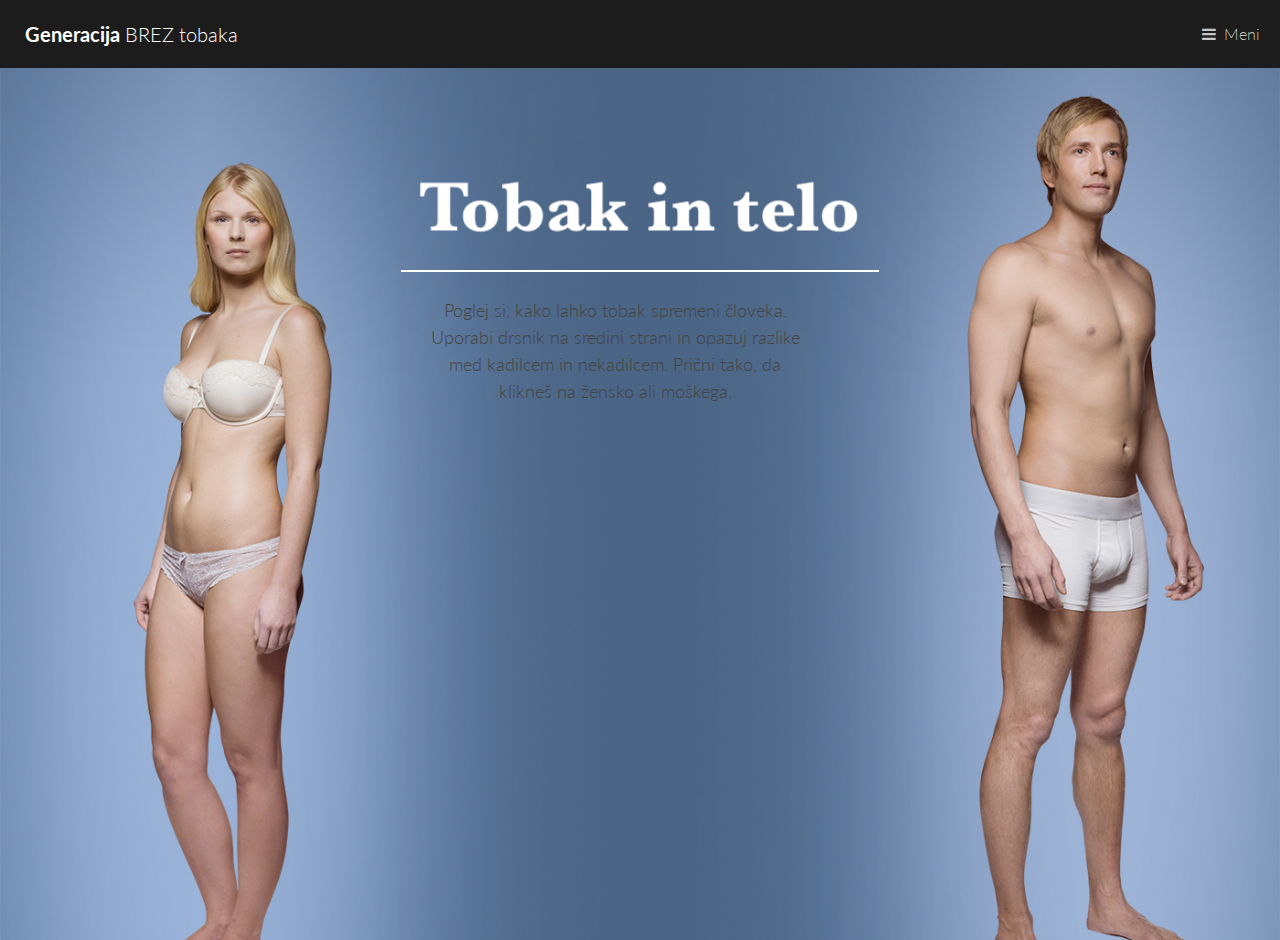
<file: tint.html>
<!DOCTYPE HTML>
<!--
	Binary by TEMPLATED
	templated.co @templatedco
	Released for free under the Creative Commons Attribution 3.0 license (templated.co/license)
-->
<html xml:lang="en">
	<head>
        
        <meta http-equiv="content-type" content="text/html; charset=utf-8" />
        <title>Tobak in telo</title>
        <link rel="schema.DC" href="http://purl.org/dc/elements/1.1/" />
        <link rel="schema.DCTERMS" href="http://purl.org/dc/terms/" />
        <meta name="keywords" content="" />
        <meta name="description" content="" />
        <meta name="robots" content="index,follow" />
        
        <link rel="stylesheet" href="data/css/style3.min.css" type="text/css" media="all" />
        
        <!-- <link rel="stylesheet" href="data/css/style.css" type="text/css" media="all" /> -->
        
        <!--[if IE]>
         <link rel="stylesheet" href="data/css/ie.css" type="text/css" media="all" />
         <![endif]-->
        <!--[if gte IE 9]>
         <link rel="stylesheet" href="data/css/ie9.css" type="text/css" media="all" />
         <![endif]-->
        <!--[if lte IE 8]>
         <link rel="stylesheet" href="data/css/ie8.css" type="text/css" media="all" />
         <![endif]-->
        <!--[if lte IE 7]>
         <link rel="stylesheet" href="data/css/ie7.css" type="text/css" media="all" />
         <![endif]-->
        <meta name="viewport" content="user-scalable=no, initial-scale=1.0" />
        <script type="text/javascript">try{Typekit.load();}catch(e){}</script>
        
        <title>Generacija BREZ tobaka</title>
        <meta charset="utf-8" />
        <meta name="viewport" content="width=device-width, initial-scale=1" />
        <link rel="stylesheet" href="assets/css/main.css" />
        
        <style>
            
            body{
                position: absolute;
                top: 40px;
            }
        </style>
        
	</head>
    
    
    
	<body style="background-color: #4b6586;" class="index">

        <!-- Header -->
        <header id="header">
            <a href="index.html" class="logo"><strong>Generacija</strong> BREZ tobaka</a>
            <nav id="nav">
                <!--<a href="index.html">Domov</a>
                 <a href="generic.html">Novice</a>
                 <a href="elements.html">Zakaj ravno tobak?</a>
                 <a href="index.html">Zlati holokavst</a>
                 <a href="tint.html">Tobak in telo</a>-->
                <a href="#menu">Meni</a>
            </nav>
        </header>
        
        <!-- Nav -->
        <nav id="menu">
            <ul class="links">
                <li><a href="index.html">Domov</a></li>
		<li><a href="generic.html">Splošna stran</a></li>
		<li><a href="elements.html">Grafični elementi</a></li>
                <li><a href="tint.html">Tobak in telo</a></li>
            </ul>
        </nav>

<img src="data/img/slider-start-50.png" alt="" id="slider" class="sliderStart" style="display: none" />
<img src="data/img/zoom_pointer5.png" class="zoomPointer" style="display: none" />

<div class="all">
    <img src="data/img/etusivu_blue2.jpg" id="foto" />
    <img src="data/img/etusivu_blue_m.jpg" id="fotom" />
    <div id="introWrapper">
        <div id="introLeft">&nbsp;</div>
        <div id="introHolder">
            <div id="logo">
                <div class="logo" id="logo_en"></div>
            </div>
            <p class="intro_text" style="z-index: 100;">Poglej si, kako lahko tobak spremeni človeka. Uporabi drsnik na sredini strani in opazuj razlike med kadilcem in nekadilcem. Prični tako, da klikneš na žensko ali moškega.</p>
            <!--<div id="lang_front">
             <div class="flag_front en" id="en"></div>
             <div class="flag_front fi" id="fi"></div>
             <div class="flag_front se" id="se"></div>
             <div class="flag_front de" id="de"></div>
             </div>-->
        </div>
        <div id="introRight">&nbsp;</div>
        <!--<p id="copyright">Copyright Syöpäjärjestöt - Cancerorganisationerna - Cancer Society of Finland</p>-->
    </div>
</div>

<!--<h1 id="title_fi" class="text">Röökikroppa</h1>
 <p id="infotext_fi" class="text">Näe miten tupakka vaikuttaa ihmiseen. Kun liikutat sivun keskellä olevaa slaideria, voit vertailla tupakoijan ja ei-tupakoijan eroja. Aloita klikkamalla tyttöä tai poikaa.</p>
 
 <h1 id="title_se" class="text">Tobakskroppen</h1>
 <p id="infotext_se" class="text">Se hur rökning påverkar människan. Då du flyttar på scrollern som finns mitt på sidan kan du jämföra skillnaderna mellan rökaren och ickerökaren. Börja genom att klicka på flickan eller pojken.</p>-->

<h1 id="title_en" class="text">Tobak in telo</h1>
<p id="infotext_en" class="text">Poglej si, kako lahko tobak spremeni človeka. Uporabljaj drsnik na sredini strani in opazuj razlike med kadilcem in nekadilcem. Prični tako, da klikneš na žensko ali moškega. </p>

<!--<h1 id="title_de" class="text">Der Tabakkörper</h1>
 <p id="infotext_de" class="text">Schauen Sie sich an, wie Tabak einen Menschen verändert. Bewegen Sie den Scroll-Button in der Mitte der Seite, um die Unterschiede zwischen Rauchern und Nichtrauchern zu vergleichen. Klicken Sie zu Beginn entweder auf die Frau oder den Mann.</p>-->

<script type="text/javascript" src="data/js/jquery-1.8.0.min.js"></script>
<script type="text/javascript" src="data/js/jquery.mousewheel.min.js"></script>
<script type="text/javascript" src="data/js/jquery-ui-custom.js"></script>
<script type="text/javascript" src="data/js/jquery.easing.1.3.js"></script>
<script type="text/javascript" src="data/js/jquery.imagesloaded.min.js"></script>
<!--[if (lt IE 9)]>
 <script type="text/javascript" src="data/js/css3-mediaqueries.js"></script>
 <![endif]-->
<script type="text/javascript">
    var sex = '';
    </script>

<script type="text/javascript" src="data/js/combined.min.js"></script>

<script src="assets/js/jquery.min.js"></script>
<script src="assets/js/jquery.scrolly.min.js"></script>
<script src="assets/js/skel.min.js"></script>
<script src="assets/js/util.js"></script>
<script src="assets/js/main.js"></script>

	</body>
</html>
</file>
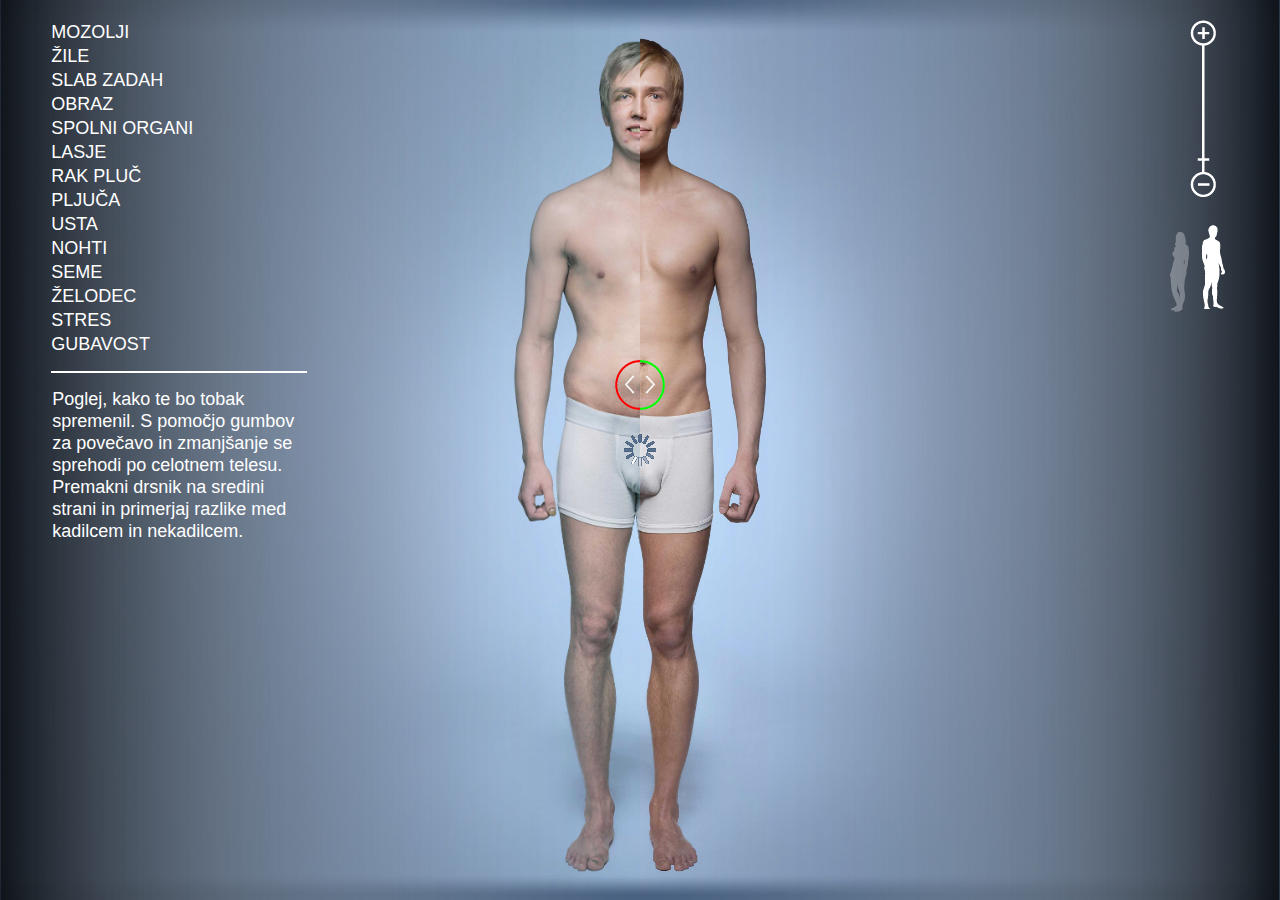
<file: data/m_en.html>
<!DOCTYPE html>
<html xmlns="http://www.w3.org/1999/xhtml" xml:lang="en">
<head>
	<meta http-equiv="content-type" content="text/html; charset=utf-8" />
	<title>Tobak in telo</title>
	<link rel="schema.DC" href="http://purl.org/dc/elements/1.1/" />
	<link rel="schema.DCTERMS" href="http://purl.org/dc/terms/" />
	<meta name="keywords" content="" />
	<meta name="description" content="" />
	<meta name="robots" content="index,follow" />
	
    <link rel="stylesheet" href="css/style3.min.css" type="text/css" media="all" />
    
	<!--[if lte IE 7]>
		<link rel="stylesheet" href="css/ie7.css" type="text/css" media="all" />
	<![endif]-->
	<!--[if lte IE 8]>
		<link rel="stylesheet" href="css/ie8.css" type="text/css" media="all" />
	<![endif]-->
	<meta name="viewport" content="user-scalable=no, initial-scale=1.0, maximum-scale=1.0" />
	
</head>
<body ontouchmove="blockMove(event);">
	
	<nav id="menu">
            <ul class="links">
                <li><a href="index.html">Domov</a></li>
		<li><a href="generic.html">Splošna stran</a></li>
		<li><a href="elements.html">Grafični elementi</a></li>
                <li><a href="tint.html">Tobak in telo</a></li>
            </ul>
        </nav>

	<img src="img/loader2.gif" id="loader" alt="" />
	<img src="img/loader3.gif" id="loader2" alt="" />
	
	<div id="naviTop">
		<ul>
			<li><a href="" id="20">Mozolji</a></li>
			<li><a href="" id="31">Žile</a></li>
			<li><a href="" id="23">Slab zadah</a></li>
			<li><a href="" id="19">Obraz</a></li>
			<li><a href="" id="32">Spolni organi</a></li>
			<li><a href="" id="25">Lasje</a></li>
			<li><a href="" id="29">Rak pluč</a></li>
			<li><a href="" id="28">Pljuča</a></li>
			<li><a href="" id="24">Usta</a></li>
			<li><a href="" id="27">Nohti</a></li>
			<li><a href="" id="33">Seme</a></li>
			<li><a href="" id="30">Želodec</a></li>
			<li><a href="" id="26">Stres</a></li>
			<li><a href="" id="21">Gubavost</a></li>
		</ul>
	</div>
	
	<div id="infoTop" class="male">
		<p>Poglej, kako te bo tobak spremenil. S pomočjo gumbov za povečavo in zmanjšanje se sprehodi po celotnem telesu. Premakni drsnik na sredini strani in primerjaj razlike med kadilcem in nekadilcem.</p>
	</div>
	
	<div id="naviTop2" class="male">
		<div id="zoomer">
			<div id="zoomPlus"></div>
			<div id="zoomScale">
				<img src="img/zoom_pointer5.png" class="zoomPointer" alt="" />
			</div>
			<div id="zoomMinus"></div>
		</div>
		
		<div id="gender">
				<a href="n_en.html" id="n" class="f_gray"></a>
				<a href="m_en.html" id="m" class="m_white"></a>
		</div>
	</div>
	
	<div id="infoBottom" class="male">
		<p id="boldItalic">&nbsp;</p>
	</div>
	
	<!--<div id="language">
		<a href="m_en.html" id="en2"><div class="flags"></div></a>
		<a href="m_fi.html" id="fi1"><div class="flags"></div></a>
		<a href="m_se.html" id="se1"><div class="flags"></div></a>
		<a href="m_de.html" id="de1"><div class="flags"></div></a>
	</div>-->
	
	<img src="img/slider3-50.png" id="slider" class="sliderStart" alt="" />
	
	<div class="all">
		<div id="sled">
			<div id="gradientHolder">
				<img src="img/gradient1.png" id="gradient" alt="" />
			</div>
			<div id="freshHolder">
				<img src="img/clear.gif" alt="" class="imgLayer body init" style="display:none; margin-left: -85px; margin-top: 0px; width: 1513px; height: 859px" id="layer100" />
				<img src="img/clear.gif" alt="" class="imgLayer body init" style="margin-left: 0px; margin-top: 16px;display:none; width: 1637px; height: 5340px" id="layer101" /> 
	
				<img src="img/clear.gif" alt="" class="imgLayer organ init focus" style="margin-left: 134px; margin-top: -1635px; width: 289px; height: 289px" id="layer112" />
				<img src="img/clear.gif" alt="" class="imgLayer organ init" style="margin-left: 15px; margin-top: -1310px; width: 1038px; height: 1176px" id="layer113" />
				<img src="img/clear.gif" alt="" class="imgLayer organ init" style="margin-left: 15px; margin-top: -1310px; width: 1038px; height: 1176px" id="layer114" />
				<img src="img/clear.gif" alt="" class="imgLayer organ init" style="margin-left: 43px; margin-top: -826px; width: 666px; height: 722px" id="layer115" />
				<img src="img/clear.gif" alt="" class="imgLayer organ init" style="margin-left: -5px; margin-top: 185px; width: 762px; height: 738px" id="layer116" />
				<img src="img/clear.gif" alt="" class="imgLayer organ init" style="margin-left: -20px; margin-top: 215px; width: 500px; height: 500px" id="layer117" />
				<img src="img/clear.gif" alt="" class="imgLayer organ closeup init" style="margin-left: 7px; margin-top: -2256px; width: 779px; height: 1130px" id="layer118" />
				<img src="img/clear.gif" alt="" class="imgLayer organ closeup init" style="margin-left: 655px; margin-top: -115px; width: 447px; height: 1622px;" id="layer119" />
			</div>
			
			<div id="tuhkaHolder">
				<img src="img/clear.gif" alt="" class="imgLayer body init" style="display:none;margin-left: -85px; margin-top: 0px; width: 1513px; height: 859px" id="layer200" />
				<img src="img/clear.gif" alt="" class="imgLayer body init" style="margin-left: 1px; margin-top: 16px;display:none; width: 1637px; height: 5340px" id="layer201" />
	
				<img src="img/clear.gif" alt="" class="imgLayer organ init focus" style="margin-left: 134px; margin-top: -1635px; width: 289px; height: 289px" id="layer212" />
				<img src="img/clear.gif" alt="" class="imgLayer organ init" style="margin-left: 15px; margin-top: -1310px; width: 1038px; height: 1176px" id="layer213" />
				<img src="img/clear.gif" alt="" class="imgLayer organ init" style="margin-left: 15px; margin-top: -1310px; width: 1038px; height: 1176px" id="layer214" />
				<img src="img/clear.gif" alt="" class="imgLayer organ init" style="margin-left: 43px; margin-top: -826px; width: 666px; height: 722px" id="layer215" />
				<img src="img/clear.gif" alt="" class="imgLayer organ init" style="margin-left: -5px; margin-top: 185px; width: 762px; height: 738px" id="layer216" />
				<img src="img/clear.gif" alt="" class="imgLayer organ init" style="margin-left: -20px; margin-top: 215px; width: 500px; height: 500px" id="layer217" />
				<img src="img/clear.gif" alt="" class="imgLayer organ closeup init" style="margin-left: 7px; margin-top: -2256px; width: 779px; height: 1130px" id="layer218" />
				<img src="img/clear.gif" alt="" class="imgLayer organ closeup init" style="margin-left: 655px; margin-top: -115px; width: 447px; height: 1622px;" id="layer219" />
			</div>
		</div>
	</div>

	<div id="19a" class="text">
		<h2>Kadilec</h2>
		<p>Koža kadilca izgleda nezdravo, saj zaradi kemikalij v cigareti dim povzroča propad elastičnosti kože. Utrujen obraz pa ni popularen. Med stotimi najbolj priljubljenimi slikami na aplikaciji za zmenke, sta samo dve pripadali kadilcema.</p>
	</div>
	<div id="19b" class="text">
		<h2>Nekadilec</h2>
		<p>Obraz nekadilca izgleda zdravo, saj v njenem krvnem obtoku ni snovi, ki bi škodile njegovi koži. Da ne kadi, ima enak učinek kot kozmetika: koža ostane zdrava in privlačna.</p>
	</div>
	
	<div id="20a" class="text">
		<h2>Kadilec</h2>
		<p>Kadilci imajo praviloma več mozoljev. Kajenje škodljivo vpliva na pretok krvi, kar povzroča verjetnost infekcij. Pri kadilcih so mozolji tudi veliko večji in bolj trdovratni.</p>
	</div>
	<div id="20b" class="text">
		<h2>Nekadilec</h2>
		<p>Koža nekadilca ostane lepa, ker ji pri tem pomaga popolnoma delujoč krvni obtok. Ta zmanjša verjetnost za infekcijo in pomaga pri odstranjevanju mozoljev.</p>
	</div>
	
	<div id="21a" class="text">
		<h2>Kadilec</h2>
		<p>Koža kadilcev se naguba veliko hitreje. Kajenje zmanjša količino kolagena in elastina, ki ju poznamo iz oglasov na televiziji, v koži. To zmanjša elastičnost in čvrstost kože, kar vodi v nagubanje.</p>
	</div>
	<div id="21b" class="text">
		<h2>Nekadilec</h2>
		<p>Raziskave kažejo, da imajo nekadilci petkrat manj gub kot kadilci, ki so v zadnjih 25 letih pokadili vsak dan eno škatljico cigaret.</p>
	</div>
	
	<div id="22a" class="text">
		<h2>Kadilec</h2>
		<p>Kadilce najbolj izdaja rumen nasmeh, ki nastane zaradi nabiranja katrana v majhnih razpokah zobnega emajla.</p>
	</div>
	<div id="22b" class="text">
		<h2>Nekadilec</h2>
		<p>Kdor ne kadi, se mu na zobeh ne nabira katran, ki ga je zelo neprijetno odstranjevati. Tudi verjetnost za raka ustne votline se zmanjša za več kot štirikrat.</p>
	</div>
	
	<div id="23a" class="text">
		<h2>Kadilec</h2>
		<p>Kadilci imajo zelo slab zadah. Kar 20 odstotkov ljudi je končalo svoje razmerje zaradi kajenja. Halitoza preprosto ni privlačna.</p>
	</div>
	<div id="23b" class="text">
		<h2>Nekadilec</h2>
		<p>Zadah nekadilcev ne smrdi po katranu, prav tako pa ne izkašljujejo zelene sluzi. V intervjujih revije Burn je veliko slavnih oseb razkrilo, da se raje poljubljajo z nekadilci.</p>
	</div>
	
	<div id="24a" class="text">
		<h2>Kadilec</h2>
		<p>Kadilce najbolj izdaja rumen nasmeh, ki nastane zaradi nabiranja katrana v majhnih razpokah zobnega emajla. Kajenje in njuhanje tudi povzroča raka ustne votline.</p>
	</div>
	<div id="24b" class="text">
		<h2>Nekadilec</h2>
		<p>Kdor ne kadi, se mu na zobeh ne nabira katran, ki ga je zelo neprijetno odstranjevati. Tudi verjetnost za raka ustne votline se zmanjša za več kot štirikrat.</p>
	</div>
	
	<div id="25a" class="text">
		<h2>Kadilec</h2>
		<p>Kadilci imajo zelo lomljive lase in posledično veliko večjo verjetnost za plešavost in sivenje las. Kemikalije iz tobaka se nabirajo v laseh in povzročijo njihov izpad, še preden so dokončno zrasli.</p>
	</div>
	<div id="25b" class="text">
		<h2>Nekadilec</h2>
		<p>Nekadilci lahko veliko dlje uživajo v barvi in bujnosti svojih las kot kadilci.</p>
	</div>
	
	<div id="26a" class="text">
		<h2>Kadilec</h2>
		<p>Kadilec je veliko bolj izpostavljen stresu, kot pa nekadilec. Stranski učinek kajenja je med drugim tudi neprestana živčnost. To, da cigarete pomirjajo, je le mit.</p>
	</div>
	<div id="26b" class="text">
		<h2>Nekadilec</h2>
		<p>Nekadilcu ni potrebno ves čas gledati na uro, zaradi nervoze s prsti bobnati po mizi in se spraševati, kdaj bo lahko spet kadil. Lahko se skoncentrira na življenje v tem trenutku.</p>
	</div>
	
	<div id="27a" class="text">
		<h2>Kadilec</h2>
		<p>Dragi kadilec, žal ti moramo sporočiti, da letos strokovnjaki za modo nohtov ne priporočajo rumene barve.</p>
	</div>
	<div id="27b" class="text">
		<h2>Nekadilec</h2>
		<p>Nekadilec se lahko sam odloči o barvi svojih nohtov. Izbira lahko tudi med čudovito naravno barvo, nikakor pa ne rumeno od nikotina.</p>
	</div>
	
	<div id="28a" class="text">
		<h2>Kadilec</h2>
		<p>Kajenje zelo poškoduje pljuča in s tem otežuje dihanje. Kadilci ne morejo teči ali plavati tako dobro kot nekadilci. V starejših letih pa kajenje zelo poviša tveganje za kronično obstruktivno plučno bolezen. Pri tem se počutiš kot da bi dihal z roko pred nosom in usti.</p>
	</div>
	<div id="28b" class="text">
		<h2>Nekadilec</h2>
		<p>V plučah nekadilca je veliko manj sluzi in posledično je manjša verjetnost okužbe. Nekadilec se lahko povzpne na vrh katerekoli stavbe tudi pri všji starosti. Kadilec bo popolnoma zadihan že na polovici.</p>
	</div>
	
	<div id="29a" class="text">
		<h2>Kadilec</h2>
		<p>Neprijetna črna guba in že je tukaj pljučni rak. Kajenje je povzročitelj devet od desetih primerov pljučnega raka. Tem hitreje začneš kaditi, tem dlje in bolj pogosto, tem večja je možnost za njegov nastanek.</p>
	</div>
	<div id="29b" class="text">
		<h2>Nekadilec</h2>
		<p>Čestitke vsem nekadilcem, ki skorajda nimajo možnosti za nastanek plučnega raka.</p>
	</div>
	
	<div id="30a" class="text">
		<h2>Kadilec</h2>
		<p>Ta zoprna luknja je peptični ulkus oziroma razpoka. Nikotin v cigaretah zmanjša odpornost želodca na bakterijo helicobacter pylori, kar povzroči to razpoko.</p>
	</div>
	<div id="30b" class="text">
		<h2>Nekadilec</h2>
		<p>Prav nobenih neprijetnih presenečenj tukaj, saj je želodec nekadilca varen pred nikotinom. Zato ima on močan imunski sistem in je torej zelo odporen na naprimer helicobacter pylori, ki povzroči peptični ulkus.</p>
	</div>
	
	<div id="31a" class="text">
		<h2>Kadilec</h2>
		<p>Slika prikazuje krvni strdek, ki lahko vodi v takojšnjo smrt. Pri kadilcih je verjetnost za nastanek strdkov dvakrat večja kot pri nekadilcih.</p>
	</div>
	<div id="31b" class="text">
		<h2>Nekadilec</h2>
		<p>S tem da ne kadiš, ohranjaš svoje žile zdrave.</p>
	</div>
	
	<div id="32a" class="text">
		<h2>Kadilec</h2>
		<p>Kajenje poslabša pritok krvi v spolni ud, kar pomeni, da ima kadilec dvakrat več možnosti za erektilne motnje. Število spolnih odnosov je torej razpolovljeno v primerjavi z nekadilcem.</p>
	</div>
	<div id="32b" class="text">
		<h2>Nekadilec</h2>
		<p>V žilah nekadilca kri teče zelo dobro. Lahko bi rekli, da je nekajenje celo najcenejše zdravilo proti erektilnim težavam. Polovica vseh primerov impotence so posledica motenj v krvnem obtoku in živčnem sistemu.</p>
	</div>
	
	<div id="33a" class="text">
		<h2>Kadilec</h2>
		<p>Količina semena pri kadilcu je zelo zmanjšana v primerjavi z nekadilcem. Toksini iz cigaret zmanjšujejo koncentracijo in mobilnost semenčec ter poškodujejo njihovo strukturo.</p>
	</div>
	<div id="33b" class="text">
		<h2>Nekadilec</h2>
		<p>Nekadilci imajo več semenčic. Seme ostane zdravo, ker kemikalije iz tobaka ne dobijo priložnosti, da bi omejevali njihovega gibanja ali zmanjšali njihovo število.</p>
	</div>
	
 	<script type="text/javascript" src="js/jquery-1.8.0.min.js"></script>
	<script type="text/javascript" src="js/jquery.mousewheel.min.js"></script>
	<script type="text/javascript" src="js/jquery-ui-1.8.22.custom.min.js"></script> 
	<script type="text/javascript" src="js/jquery.imagesloaded.min.js"></script>
	<!--[if (lt IE 9)]>
 	<script type="text/javascript" src="js/css3-mediaqueries.js"></script>
	<![endif]-->
	<script type="text/javascript">
		var sex = 'm';
	</script>
	
	<script type="text/javascript" src="js/combined.min.js"></script>

</body>
</html>
</file>
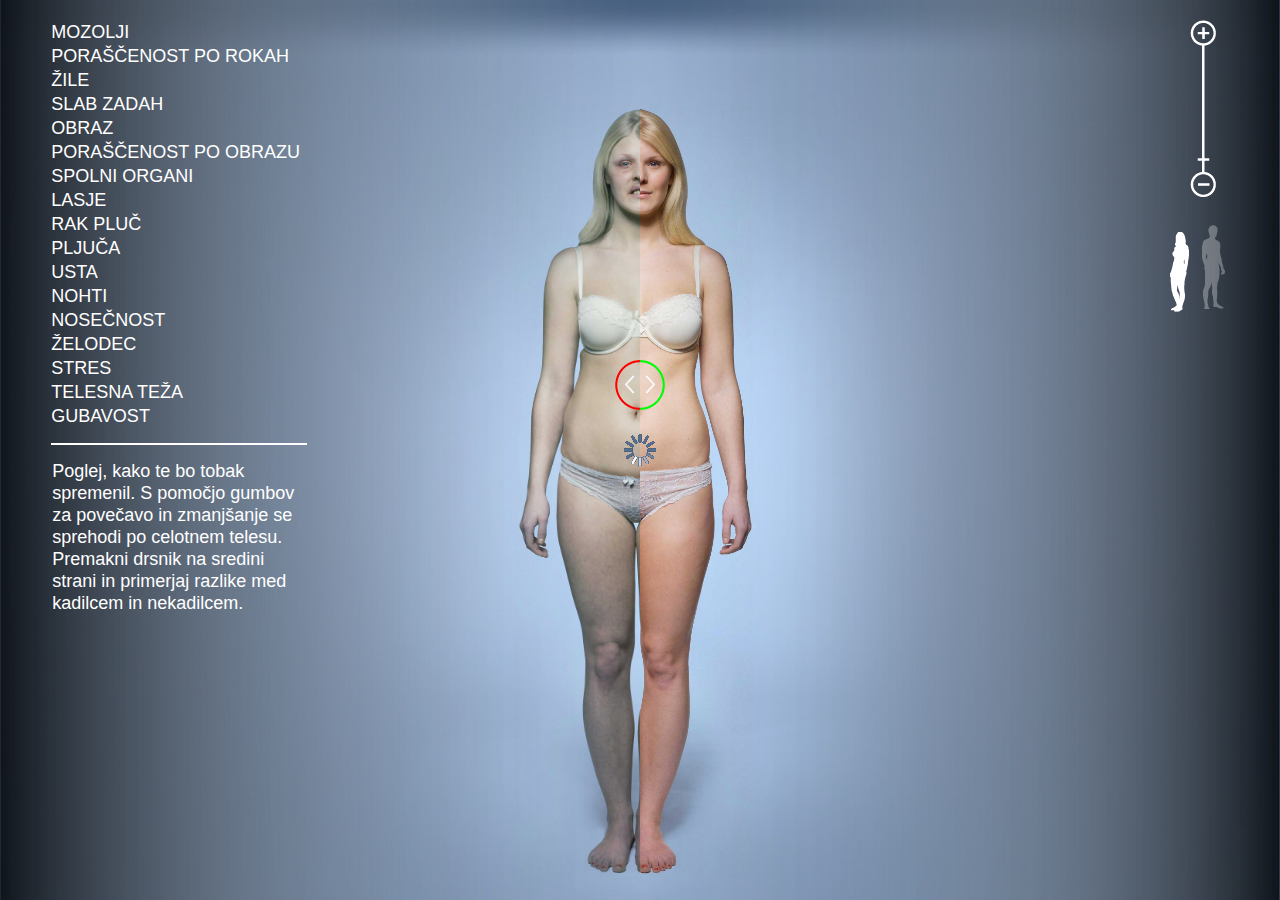
<file: data/n_en.html>
<!DOCTYPE html>
<html xmlns="http://www.w3.org/1999/xhtml" xml:lang="en">
<head>
	<meta http-equiv="content-type" content="text/html; charset=utf-8" />
	<title>Tobak in telo</title>
	<link rel="schema.DC" href="http://purl.org/dc/elements/1.1/" />
	<link rel="schema.DCTERMS" href="http://purl.org/dc/terms/" />
	<meta name="keywords" content="" />
	<meta name="description" content="" />
	<meta name="robots" content="index,follow" />
	
    <link rel="stylesheet" href="css/style3.min.css" type="text/css" media="all" />
    
	<!--[if lte IE 7]>
		<link rel="stylesheet" href="css/ie7.css" type="text/css" media="all" />
	<![endif]-->
	<!--[if lte IE 8]>
		<link rel="stylesheet" href="css/ie8.css" type="text/css" media="all" />
	<![endif]-->
	<meta name="viewport" content="user-scalable=no, initial-scale=1.0, maximum-scale=1.0" />

</head>
<body ontouchmove="blockMove(event);">

	<img src="img/loader2.gif" id="loader" alt="" />
	<img src="img/loader3.gif" id="loader2" alt="" />
	
	<div id="naviTop">
		<ul>
			<li><a href="" id="2">Mozolji</a></li>
			<li><a href="" id="10">Poraščenost po rokah</a></li>
			<li><a href="" id="16">Žile</a></li>
			<li><a href="" id="5">Slab zadah</a></li>
			<li><a href="" id="1">Obraz</a></li>
			<li><a href="" id="8">Poraščenost po obrazu</a></li>
			<li><a href="" id="18">Spolni organi</a></li>
			<li><a href="" id="7">Lasje</a></li>
			<li><a href="" id="13">Rak pluč</a></li>
			<li><a href="" id="12">Pljuča</a></li>
			<li><a href="" id="6">Usta</a></li>
			<li><a href="" id="11">Nohti</a></li>
			<li><a href="" id="17">Nosečnost</a></li>
			<li><a href="" id="15">Želodec</a></li>
			<li><a href="" id="9">Stres</a></li>
			<li><a href="" id="14">Telesna teža</a></li>
			<li><a href="" id="3">Gubavost</a></li>
		</ul>
	</div>
	
	<div id="infoTop" class="female">
		<p>Poglej, kako te bo tobak spremenil. S pomočjo gumbov za povečavo in zmanjšanje se sprehodi po celotnem telesu. Premakni drsnik na sredini strani in primerjaj razlike med kadilcem in nekadilcem.</p>
	</div>
	
	<div id="naviTop2" class="female">
	
		<div id="zoomer">
			<div id="zoomPlus"></div>
			<div id="zoomScale">
				<img src="img/zoom_pointer5.png" class="zoomPointer" alt="" />
			</div>
			<div id="zoomMinus"></div>
		</div>
		
		<div id="gender">
				<a href="n_en.html" id="n" class="f_white"></a>
				<a href="m_en.html" id="m" class="m_gray"></a>
		</div>
	</div>
	
	<div id="infoBottom" class="female">
		<p id="boldItalic">&nbsp;</p>
	</div>
	
	<!--<div id="language">
		<a href="n_en.html" id="en2"><div class="flags"></div></a>
		<a href="n_fi.html" id="fi1"><div class="flags"></div></a>
		<a href="n_se.html" id="se1"><div class="flags"></div></a>
		<a href="n_de.html" id="de1"><div class="flags"></div></a>
	</div>-->
	
	<img src="img/slider3-50.png" id="slider" class="sliderStart" alt="" />
	
	<div class="all">
		<div id="sled">
			<div id="gradientHolder">
				<img src="img/gradient1.png" id="gradient" alt="" />
			</div>
			
			<div id="freshHolder">
				<img src="img/clear.gif" alt="" class="imgLayer body init" style="display: none; margin-left: -65px; width: 1513px; height: 859px" id="layer100" />
				<img src="img/clear.gif" alt="" class="imgLayer body init" style="display: none; margin-left: -40px; margin-top: 256px; width: 1515px; height: 4917px" id="layer101" />
	
				<img src="img/clear.gif" alt="" class="imgLayer organ init focus" style="margin-left: 79px; margin-top: -1335px; width: 243px; height: 243px;" id="layer112" />
				<img src="img/clear.gif" alt="" class="imgLayer organ init" style="margin-left: 10px; margin-top: -885px; width: 997px; height: 1137px;" id="layer113" />
				<img src="img/clear.gif" alt="" class="imgLayer organ init" style="margin-left: 10px; margin-top: -885px; width: 997px; height: 1137px;" id="layer114" />
				<img src="img/clear.gif" alt="" class="imgLayer organ init" style="margin-left: 60px; margin-top: -586px; width: 480px; height: 488px;" id="layer115" />
				<img src="img/clear.gif" alt="" class="imgLayer organ init" style="margin-left: -37px; margin-top: 205px; width: 659px; height: 583px;" id="layer116" />	
				<img src="img/clear.gif" alt="" class="imgLayer organ init" style="margin-left: -37px; margin-top: -160px; width: 777px; height: 863px;" id="layer117" />	
				<img src="img/clear.gif" alt="" class="imgLayer organ closeup init" style="margin-left: -2px; margin-top: -1846px; width: 871px; height: 991px;" id="layer118" />
				<img src="img/clear.gif" alt="" class="imgLayer organ closeup init" style="margin-left: 608px; margin-top: 149px; width: 300px; height: 1460px;" id="layer119" />
			</div>
			
			<div id="tuhkaHolder">
				<img src="img/clear.gif" alt="" class="imgLayer body init" style="display: none; margin-left: -65px; width: 1513px; height: 859px" id="layer200" />
				<img src="img/clear.gif" alt="" class="imgLayer body init" style="display: none; margin-left: -40px; margin-top: 256px; width: 1515px; height: 4917px" id="layer201" />
	
				<img src="img/clear.gif" alt="" class="imgLayer organ init focus" style="margin-left: 79px; margin-top: -1335px; width: 243px; height: 243px;" id="layer212" />
				<img src="img/clear.gif" alt="" class="imgLayer organ init" style="margin-left: 10px; margin-top: -885px; width: 997px; height: 1137px;" id="layer213" />
				<img src="img/clear.gif" alt="" class="imgLayer organ init" style="margin-left: 10px; margin-top: -885px;width: 997px; height: 1137px;" id="layer214" />
				<img src="img/clear.gif" alt="" class="imgLayer organ init" style="margin-left: 60px; margin-top: -586px; width: 480px; height: 488px;" id="layer215" />
				<img src="img/clear.gif" alt="" class="imgLayer organ init" style="margin-left: -37px; margin-top: 205px; width: 659px; height: 583px;" id="layer216" />
				<img src="img/clear.gif" alt="" class="imgLayer organ init" style="margin-left: -37px; margin-top: -160px; width: 777px; height: 863px;" id="layer217" />
				<img src="img/clear.gif" alt="" class="imgLayer organ closeup init" style="margin-left: -2px; margin-top: -1846px; width: 871px; height: 991px;" id="layer218" />
				<img src="img/clear.gif" alt="" class="imgLayer organ closeup init" style="margin-left: 608px; margin-top: 149px; width: 300px; height: 1460px;" id="layer219" />
			</div>
		</div>
	</div>

	<div id="1a" class="text">
		<h2>Kadilka</h2>
		<p>Koža kadilke izgleda nezdravo, saj zaradi kemikalij v cigareti dim povzroča propad elastičnosti kože. Utrujen obraz pa ni popularen. Med stotimi najbolj priljubljenimi slikami na aplikaciji za zmenke, sta samo dve pripadali kadilkama.</p>
	</div>
	<div id="1b" class="text">
		<h2>Nekadilka</h2>
        <p>Obraz nekadilke izgleda zdravo, saj v njenem krvnem obtoku ni snovi, ki bi škodile njeni koži. Da ne kadi, ima enak učinek kot kozmetika: koža ostane zdrava in privlačna.</p>
	</div>
	
	<div id="2a" class="text">
		<h2>Kadilka</h2>
		<p>Kadilke imajo praviloma več mozoljev. Kajenje škodljivo vpliva na pretok krvi, kar povzroča verjetnost infekcij. Pri kadilkah so mozolji tudi veliko večji in bolj trdovratni.</p>
	</div>
	<div id="2b" class="text">
		<h2>Nekadilka</h2>
		<p>Koža nekadilke ostane lepa, ker ji pri tem pomaga popolnoma delujoč krvni obtok. Ta zmanjša verjetnost za infekcijo in pomaga pri odstranjevanju mozoljev.</p>
	</div>
	
	<div id="3a" class="text">
		<h2>Kadilka</h2>
		<p>Koža kadilk se naguba veliko hitreje. Kajenje zmanjša količino kolagena in elastina, ki ju poznamo iz oglasov na televiziji, v koži. To zmanjša elastičnost in čvrstost kože, kar vodi v nagubanje.</p>
	</div>
	<div id="3b" class="text">
		<h2>Nekadilka</h2>
		<p>Raziskave kažejo, da imajo nekadilke petkrat manj gub kot kadilke, ki so v zadnjih 25 letih pokadile vsak dan eno škatljico cigaret.</p>
	</div>
	
	<div id="4a" class="text">
		<h2>Kadilka</h2>
		<p>Kadilke najbolj izdaja rumen nasmeh, ki nastane zaradi nabiranja katrana v majhnih razpokah zobnega emajla.</p>
	</div>
	<div id="4b" class="text">
		<h2>Nekadilka</h2>
		<p>Nasmeh nekadilk je bel in čudovit. Na njihovih zobeh se ne nabira katran, za odstranitev katerega je potreben zelo neprijeten poseg.</p>
	</div>
	
	<div id="5a" class="text">
		<h2>Kadilka</h2>
		<p>Kadilke imajo zelo slab zadah. Kar 20 odstotkov ljudi je končalo svoje razmerje zaradi kajenja. Halitoza preprosto ni privlačna.</p>
	</div>
	<div id="5b" class="text">
		<h2>Nekadilka</h2>
		<p>Zadah nekadilk ne smrdi po katranu, prav tako pa ne izkašljujejo zelene sluzi. V intervjujih revije Burn je veliko slavnih oseb razkrilo, da se raje poljubljajo z nekadilkami.</p>
	</div>
	
	<div id="6a" class="text">
		<h2>Kadilka</h2>
		<p>Kadilke najbolj izdaja rumen nasmeh, ki nastane zaradi nabiranja katrana v majhnih razpokah zobnega emajla. Kajenje in njuhanje tudi povzroča raka ustne votline.</p>
	</div>
	
	<div id="6b" class="text">
		<h2>Nekadilka</h2>
		<p>Kdor ne kadi, se mu na zobeh ne nabira katran, ki ga je zelo neprijetno odstranjevati. Tudi verjetnost za raka ustne votline se zmanjša za več kot štirikrat.</p>
	</div>
	
	<div id="7a" class="text">
		<h2>Kadilka</h2>
		<p>Kadilke imajo zelo lomljive lase in posledično veliko večjo verjetnost za plešavost in sivenje las. Kemikalije iz tobaka se nabirajo v laseh in povzročijo njihov izpad, še preden so dokončno zrasli.</p>
	</div>
	<div id="7b" class="text">
		<h2>Nekadilka</h2>
		<p>Nekadilke lahko veliko dlje uživajo v barvi in bujnosti svojih las kot kadilke.</p>
	</div>
	
	<div id="8a" class="text">
		<h2>Kadilka</h2>
		<p>Ženska, ki kadi, s tem vdihuje različne substance, ki povzročajo poraščenost. Cigarete zmanjšujejo količino ženskih hormonov in povečujejo količino moških hormonov, kar vodi v poraščenost, ki je lahko na obrazu zelo opazna.</p>
	</div>
	<div id="8b" class="text">
		<h2>Nekadilka</h2>
		<p>Ženska, ki ne kadi, ni deležna rasti brkov, saj je kajenje ne izpostavlja moških hormonom. Zato nikoli ne bo potrebovala posebne britvice s petimi rezili.</p>
	</div>
	
	<div id="9a" class="text">
		<h2>Kadilka</h2>
		<p>Kadilka je veliko bolj izpostavljena stresu, kot pa nekadilka. Stranski učinek kajenja je med drugim tudi neprestana živčnost. To, da cigarete pomirjajo, je le mit.</p>
	</div>
	<div id="9b" class="text">
		<h2>Nekadilka</h2>
		<p>Nekadilki ni potrebno ves čas gledati na uro, zaradi nervoze s prsti bobnati po mizi in se spraševati, kdaj bo lahko spet kadila. Lahko se skoncentrira na življenje v tem trenutku.</p>
	</div>
	
	<div id="10a" class="text">
		<h2>Kadilka</h2>
		<p>Zaradi zvišanja količine moških hormonov v telesu kadilke, je pri njej poraščenost po roki veliko bolj verjetna.</p>
	</div>
	<div id="10b" class="text">
		<h2>Nekadilka</h2>
		<p>Ženska, ki ne kadi, je veliko manj izpostavljena poraščenosti po rokah kot kadilka, saj se ji s tem količina ženskih spolnih hormonov ohranja.</p>
	</div>
	
	<div id="11a" class="text">
		<h2>Kadilka</h2>
		<p>Draga kadilka, žal ti moramo sporočiti, da letos strokovnjaki za modo nohtov ne priporočajo rumene barve.</p>
	</div>
	<div id="11b" class="text">
		<h2>Nekadilka</h2>
		<p>Nekadilka se lahko sama odloči o barvi svojih nohtov. Izbira lahko tudi med naravnimi in spoliranimi nohti, nikakor pa ne rumenimi od nikotina.</p>
	</div>
	
	<div id="12a" class="text">
		<h2>Kadilka</h2>
		<p>Kajenje zelo poškoduje pljuča in s tem otežuje dihanje. Kadilke ne morejo teči ali plavati tako dobro kot nekadilke. V starejših letih pa kajenje zelo poviša tveganje za kronično obstruktivno plučno bolezen. Pri tem se počutiš kot da bi dihala z roko pred nosom in usti.</p>
	</div>
	<div id="12b" class="text">
		<h2>Nekadilka</h2>
		<p>V plučah nekadilke je veliko manj sluzi in posledično je manjša verjetnost okužbe. Nekadilka se lahko povzpne na vrh katerekoli stavbe tudi pri všji starosti. Kadilka bo popolnoma zadihana že na polovici.</p>
	</div>
	
	<div id="13a" class="text">
		<h2>Kadilka</h2>
		<p>Neprijetna črna guba in že je tukaj pljučni rak. Kajenje je povzročitelj devet od desetih primerov pljučnega raka. Tem hitreje začneš kaditi, tem dlje in bolj pogosto, tem večja je možnost za njegov nastanek.</p>
	</div>
	<div id="13b" class="text">
		<h2>Nekadilka</h2>
		<p>Čestitke vsem nekadilkam, ki skorajda nimajo možnosti za nastanek plučnega raka.</p>
	</div>
	
	<div id="14a" class="text">
		<h2>Kadilka</h2>
		<p>Zelo pogosto so kadilke debele. Najbolj je to opazno okoli trebuha in to tudi če ne pridobi nobenega kilograma. Najbolj zgovoren je podatek, da so med ženskami, starimi od 16 do 24 let, najbolj debele prav kadilke.</p>
	</div>
	<div id="14b" class="text">
		<h2>Nekadilka</h2>
		<p>Mora se tega sploh ne zavedaš draga nekadilka, ampak prav ti si na čudežni dijeti. Oblika tvojega telesa je veliko bolj popolna in privlačna, med tem ko so kadilke najbolj okrogle okoli trebuha, četudi tehtajo enako kot ti.</p>
	</div>
	
	<div id="15a" class="text">
		<h2>Kadilka</h2>
		<p>Ta zoprna luknja je peptični ulkus oziroma razpoka. Nikotin v cigaretah zmanjša odpornost želodca na bakterijo helicobacter pylori, kar povzroči to razpoko.</p>
	</div>
	<div id="15b" class="text">
		<h2>Nekadilka</h2>
		<p>Prav nobenih neprijetnih presenečenj tukaj, saj je želodec nekadilke varen pred nikotinom. Zato ima ona močan imunski sistem in je torej zelo odporna na naprimer helicobacter pylori, ki povzroči peptični ulkus.</p>
	</div>
	
	<div id="16a" class="text">
		<h2>Kadilka</h2>
		<p>Slika prikazuje krvni strdek, ki lahko vodi v takojšnjo smrt. Pri kadilkah je verjetnost za nastanek strdkov dvakrat večja kot pri nekadilkah.</p>
	</div>
	<div id="16b" class="text">
		<h2>Nekadilka</h2>
		<p>S tem da ne kadiš, ohranjaš svoje žile zdrave.</p>
	</div>
	
	<div id="17a" class="text">
		<h2>Kadilka</h2>
		<p>Plod na sliki je nemiren, saj mati kadi. Kemikalije iz cigarete potujejo brez filtracije skozi popkovne žile do njega. Tako je še nerojen otrok izpostavljen še veliko večjim količinam nevarnih kemikalij kot mati.</p>
	</div>
	<div id="17b" class="text">
		<h2>Nekadilka</h2>
		<p>Tukaj vidimo popolnoma zdrav plod, saj njegova mati ne kadi. Kadar matere kadijo med nosečnostjo, nikotin povzroči zožitev žil in posledično poomanjkanje kisika ves čas nosečnosti.</p>
	</div>
	
	<div id="18a" class="text">
		<h2>Kadilka</h2>
		<p>Spolno življenje žensk, ki kadijo, ni tako dobro, kot tistih ki ne. Njihova jetra veliko hitreje razgrajujejo ženski hormon estrogen, kar ima za posledico manjši spolni nagon.</p>
	</div>
	<div id="18b" class="text">
		<h2>Nekadilka</h2>
		<p>Nekajenje je odlična pot k zdravemu spolnemu življenju. Cigaretni dim uničuje bakterije, ki ščitijo pred infekcijami in kot posledica tega so ženske ki kadijo veliko bolj podvržene vaginalnim infekcijam in smrdečemu nožničnemu izcedku bele barve (levkoreja).</p>
	</div>
	
 	<script type="text/javascript" src="js/jquery-1.8.0.min.js"></script>
	<script type="text/javascript" src="js/jquery.mousewheel.min.js"></script>
	<script type="text/javascript" src="js/jquery-ui-1.8.22.custom.min.js"></script> 
	<script type="text/javascript" src="js/jquery.imagesloaded.min.js"></script>
	<!--[if (lt IE 9)]>
 	<script type="text/javascript" src="js/css3-mediaqueries.js"></script>
	<![endif]-->
	<script type="text/javascript">
		var sex = 'n';
	</script>
	
	<script type="text/javascript" src="js/combined.min.js"></script>
	
</body>
</html>
</file>
<file: data/css/ie.css>
#introLeft,#introRight{
	background-color: #ffffff;
  	filter:alpha(opacity=0);
}
</file>
<file: data/css/ie9.css>
#introLeft,#introRight{
	background-color: #ffffff;
  	opacity: 0;
}
</file>
<file: data/css/ie8.css>
html, body{
	font-family: "futura-pt-n4","futura-pt",sans-serif;
	font-style: normal;
	font-weight: 400;
}

#infoTop h2, #infoBottom h2, #boldItalic{
	font-family: "futura-pt-n7","futura-pt",sans-serif;
	font-style: normal;
	font-weight: 700;
}

#naviTop ul li a.sel{
	font-family: "futura-pt-n7","futura-pt",sans-serif;
	font-style: normal;
	font-weight: 700;
}

#introLeft,#introRight{
	background-color: #ffffff;
  	filter:alpha(opacity=0);
}

#infoTop p{
	min-width: 220px;
}
</file>
<file: data/css/ie7.css>
#lang_front{
	left: 32%;
}

.flag_front{
	position: relative;
	left: -81px;
}
</file>
<file: assets/css/main.css>
@charset "UTF-8";
@import url(font-awesome.min.css);
@import url("https://fonts.googleapis.com/css?family=Lato:300,700,300italic,700italic");

/*
	Binary by TEMPLATED
	templated.co @templatedco
	Released for free under the Creative Commons Attribution 3.0 license (templated.co/license)
*/

/* Reset */

	html, body, div, span, applet, object, iframe, h1, h2, h3, h4, h5, h6, p, blockquote, pre, a, abbr, acronym, address, big, cite, code, del, dfn, em, img, ins, kbd, q, s, samp, small, strike, strong, sub, sup, tt, var, b, u, i, center, dl, dt, dd, ol, ul, li, fieldset, form, label, legend, table, caption, tbody, tfoot, thead, tr, th, td, article, aside, canvas, details, embed, figure, figcaption, footer, header, hgroup, menu, nav, output, ruby, section, summary, time, mark, audio, video {
		margin: 0;
		padding: 0;
		border: 0;
		font-size: 100%;
		font: inherit;
		vertical-align: baseline;
	}

	article, aside, details, figcaption, figure, footer, header, hgroup, menu, nav, section {
		display: block;
	}

	body {
		line-height: 1;
	}

	ol, ul {
		list-style: none;
	}

	blockquote, q {
		quotes: none;
	}

	blockquote:before, blockquote:after, q:before, q:after {
		content: '';
		content: none;
	}

	table {
		border-collapse: collapse;
		border-spacing: 0;
	}

	body {
		-webkit-text-size-adjust: none;
	}

/* Box Model */

	*, *:before, *:after {
		-moz-box-sizing: border-box;
		-webkit-box-sizing: border-box;
		box-sizing: border-box;
	}

/* Containers */

	.container {
		margin-left: auto;
		margin-right: auto;
	}

	.container.\31 25\25 {
		width: 100%;
		max-width: 100em;
		min-width: 80em;
	}

	.container.\37 5\25 {
		width: 60em;
	}

	.container.\35 0\25 {
		width: 40em;
	}

	.container.\32 5\25 {
		width: 20em;
	}

	.container {
		width: 80em;
	}

	@media screen and (max-width: 1680px) {

		.container.\31 25\25 {
			width: 100%;
			max-width: 100em;
			min-width: 80em;
		}

		.container.\37 5\25 {
			width: 60em;
		}

		.container.\35 0\25 {
			width: 40em;
		}

		.container.\32 5\25 {
			width: 20em;
		}

		.container {
			width: 80em;
		}

	}

	@media screen and (max-width: 1280px) {

		.container.\31 25\25 {
			width: 100%;
			max-width: 81.25em;
			min-width: 65em;
		}

		.container.\37 5\25 {
			width: 48.75em;
		}

		.container.\35 0\25 {
			width: 32.5em;
		}

		.container.\32 5\25 {
			width: 16.25em;
		}

		.container {
			width: 65em;
		}

	}

	@media screen and (max-width: 980px) {

		.container.\31 25\25 {
			width: 100%;
			max-width: 112.5%;
			min-width: 90%;
		}

		.container.\37 5\25 {
			width: 67.5%;
		}

		.container.\35 0\25 {
			width: 45%;
		}

		.container.\32 5\25 {
			width: 22.5%;
		}

		.container {
			width: 90%;
		}

	}

	@media screen and (max-width: 736px) {

		.container.\31 25\25 {
			width: 100%;
			max-width: 112.5%;
			min-width: 90%;
		}

		.container.\37 5\25 {
			width: 67.5%;
		}

		.container.\35 0\25 {
			width: 45%;
		}

		.container.\32 5\25 {
			width: 22.5%;
		}

		.container {
			width: 90% !important;
		}

	}

	@media screen and (max-width: 480px) {

		.container.\31 25\25 {
			width: 100%;
			max-width: 112.5%;
			min-width: 90%;
		}

		.container.\37 5\25 {
			width: 67.5%;
		}

		.container.\35 0\25 {
			width: 45%;
		}

		.container.\32 5\25 {
			width: 22.5%;
		}

		.container {
			width: 90% !important;
		}

	}

/* Grid */

	.row {
		border-bottom: solid 1px transparent;
		-moz-box-sizing: border-box;
		-webkit-box-sizing: border-box;
		box-sizing: border-box;
	}

	.row > * {
		float: left;
		-moz-box-sizing: border-box;
		-webkit-box-sizing: border-box;
		box-sizing: border-box;
	}

	.row:after, .row:before {
		content: '';
		display: block;
		clear: both;
		height: 0;
	}

	.row.uniform > * > :first-child {
		margin-top: 0;
	}

	.row.uniform > * > :last-child {
		margin-bottom: 0;
	}

	.row.\30 \25 > * {
		padding: 0 0 0 0em;
	}

	.row.\30 \25 {
		margin: 0 0 -1px 0em;
	}

	.row.uniform.\30 \25 > * {
		padding: 0em 0 0 0em;
	}

	.row.uniform.\30 \25 {
		margin: 0em 0 -1px 0em;
	}

	.row > * {
		padding: 0 0 0 2em;
	}

	.row {
		margin: 0 0 -1px -2em;
	}

	.row.uniform > * {
		padding: 2em 0 0 2em;
	}

	.row.uniform {
		margin: -2em 0 -1px -2em;
	}

	.row.\32 00\25 > * {
		padding: 0 0 0 4em;
	}

	.row.\32 00\25 {
		margin: 0 0 -1px -4em;
	}

	.row.uniform.\32 00\25 > * {
		padding: 4em 0 0 4em;
	}

	.row.uniform.\32 00\25 {
		margin: -4em 0 -1px -4em;
	}

	.row.\31 50\25 > * {
		padding: 0 0 0 3em;
	}

	.row.\31 50\25 {
		margin: 0 0 -1px -3em;
	}

	.row.uniform.\31 50\25 > * {
		padding: 3em 0 0 3em;
	}

	.row.uniform.\31 50\25 {
		margin: -3em 0 -1px -3em;
	}

	.row.\35 0\25 > * {
		padding: 0 0 0 1em;
	}

	.row.\35 0\25 {
		margin: 0 0 -1px -1em;
	}

	.row.uniform.\35 0\25 > * {
		padding: 1em 0 0 1em;
	}

	.row.uniform.\35 0\25 {
		margin: -1em 0 -1px -1em;
	}

	.row.\32 5\25 > * {
		padding: 0 0 0 0.5em;
	}

	.row.\32 5\25 {
		margin: 0 0 -1px -0.5em;
	}

	.row.uniform.\32 5\25 > * {
		padding: 0.5em 0 0 0.5em;
	}

	.row.uniform.\32 5\25 {
		margin: -0.5em 0 -1px -0.5em;
	}

	.\31 2u, .\31 2u\24 {
		width: 100%;
		clear: none;
		margin-left: 0;
	}

	.\31 1u, .\31 1u\24 {
		width: 91.6666666667%;
		clear: none;
		margin-left: 0;
	}

	.\31 0u, .\31 0u\24 {
		width: 83.3333333333%;
		clear: none;
		margin-left: 0;
	}

	.\39 u, .\39 u\24 {
		width: 75%;
		clear: none;
		margin-left: 0;
	}

	.\38 u, .\38 u\24 {
		width: 66.6666666667%;
		clear: none;
		margin-left: 0;
	}

	.\37 u, .\37 u\24 {
		width: 58.3333333333%;
		clear: none;
		margin-left: 0;
	}

	.\36 u, .\36 u\24 {
		width: 50%;
		clear: none;
		margin-left: 0;
	}

	.\35 u, .\35 u\24 {
		width: 41.6666666667%;
		clear: none;
		margin-left: 0;
	}

	.\34 u, .\34 u\24 {
		width: 33.3333333333%;
		clear: none;
		margin-left: 0;
	}

	.\33 u, .\33 u\24 {
		width: 25%;
		clear: none;
		margin-left: 0;
	}

	.\32 u, .\32 u\24 {
		width: 16.6666666667%;
		clear: none;
		margin-left: 0;
	}

	.\31 u, .\31 u\24 {
		width: 8.3333333333%;
		clear: none;
		margin-left: 0;
	}

	.\31 2u\24 + *,
	.\31 1u\24 + *,
	.\31 0u\24 + *,
	.\39 u\24 + *,
	.\38 u\24 + *,
	.\37 u\24 + *,
	.\36 u\24 + *,
	.\35 u\24 + *,
	.\34 u\24 + *,
	.\33 u\24 + *,
	.\32 u\24 + *,
	.\31 u\24 + * {
		clear: left;
	}

	.\-11u {
		margin-left: 91.66667%;
	}

	.\-10u {
		margin-left: 83.33333%;
	}

	.\-9u {
		margin-left: 75%;
	}

	.\-8u {
		margin-left: 66.66667%;
	}

	.\-7u {
		margin-left: 58.33333%;
	}

	.\-6u {
		margin-left: 50%;
	}

	.\-5u {
		margin-left: 41.66667%;
	}

	.\-4u {
		margin-left: 33.33333%;
	}

	.\-3u {
		margin-left: 25%;
	}

	.\-2u {
		margin-left: 16.66667%;
	}

	.\-1u {
		margin-left: 8.33333%;
	}

	@media screen and (max-width: 1680px) {

		.row > * {
			padding: 0 0 0 2em;
		}

		.row {
			margin: 0 0 -1px -2em;
		}

		.row.uniform > * {
			padding: 2em 0 0 2em;
		}

		.row.uniform {
			margin: -2em 0 -1px -2em;
		}

		.row.\32 00\25 > * {
			padding: 0 0 0 4em;
		}

		.row.\32 00\25 {
			margin: 0 0 -1px -4em;
		}

		.row.uniform.\32 00\25 > * {
			padding: 4em 0 0 4em;
		}

		.row.uniform.\32 00\25 {
			margin: -4em 0 -1px -4em;
		}

		.row.\31 50\25 > * {
			padding: 0 0 0 3em;
		}

		.row.\31 50\25 {
			margin: 0 0 -1px -3em;
		}

		.row.uniform.\31 50\25 > * {
			padding: 3em 0 0 3em;
		}

		.row.uniform.\31 50\25 {
			margin: -3em 0 -1px -3em;
		}

		.row.\35 0\25 > * {
			padding: 0 0 0 1em;
		}

		.row.\35 0\25 {
			margin: 0 0 -1px -1em;
		}

		.row.uniform.\35 0\25 > * {
			padding: 1em 0 0 1em;
		}

		.row.uniform.\35 0\25 {
			margin: -1em 0 -1px -1em;
		}

		.row.\32 5\25 > * {
			padding: 0 0 0 0.5em;
		}

		.row.\32 5\25 {
			margin: 0 0 -1px -0.5em;
		}

		.row.uniform.\32 5\25 > * {
			padding: 0.5em 0 0 0.5em;
		}

		.row.uniform.\32 5\25 {
			margin: -0.5em 0 -1px -0.5em;
		}

		.\31 2u\28xlarge\29, .\31 2u\24\28xlarge\29 {
			width: 100%;
			clear: none;
			margin-left: 0;
		}

		.\31 1u\28xlarge\29, .\31 1u\24\28xlarge\29 {
			width: 91.6666666667%;
			clear: none;
			margin-left: 0;
		}

		.\31 0u\28xlarge\29, .\31 0u\24\28xlarge\29 {
			width: 83.3333333333%;
			clear: none;
			margin-left: 0;
		}

		.\39 u\28xlarge\29, .\39 u\24\28xlarge\29 {
			width: 75%;
			clear: none;
			margin-left: 0;
		}

		.\38 u\28xlarge\29, .\38 u\24\28xlarge\29 {
			width: 66.6666666667%;
			clear: none;
			margin-left: 0;
		}

		.\37 u\28xlarge\29, .\37 u\24\28xlarge\29 {
			width: 58.3333333333%;
			clear: none;
			margin-left: 0;
		}

		.\36 u\28xlarge\29, .\36 u\24\28xlarge\29 {
			width: 50%;
			clear: none;
			margin-left: 0;
		}

		.\35 u\28xlarge\29, .\35 u\24\28xlarge\29 {
			width: 41.6666666667%;
			clear: none;
			margin-left: 0;
		}

		.\34 u\28xlarge\29, .\34 u\24\28xlarge\29 {
			width: 33.3333333333%;
			clear: none;
			margin-left: 0;
		}

		.\33 u\28xlarge\29, .\33 u\24\28xlarge\29 {
			width: 25%;
			clear: none;
			margin-left: 0;
		}

		.\32 u\28xlarge\29, .\32 u\24\28xlarge\29 {
			width: 16.6666666667%;
			clear: none;
			margin-left: 0;
		}

		.\31 u\28xlarge\29, .\31 u\24\28xlarge\29 {
			width: 8.3333333333%;
			clear: none;
			margin-left: 0;
		}

		.\31 2u\24\28xlarge\29 + *,
		.\31 1u\24\28xlarge\29 + *,
		.\31 0u\24\28xlarge\29 + *,
		.\39 u\24\28xlarge\29 + *,
		.\38 u\24\28xlarge\29 + *,
		.\37 u\24\28xlarge\29 + *,
		.\36 u\24\28xlarge\29 + *,
		.\35 u\24\28xlarge\29 + *,
		.\34 u\24\28xlarge\29 + *,
		.\33 u\24\28xlarge\29 + *,
		.\32 u\24\28xlarge\29 + *,
		.\31 u\24\28xlarge\29 + * {
			clear: left;
		}

		.\-11u\28xlarge\29 {
			margin-left: 91.66667%;
		}

		.\-10u\28xlarge\29 {
			margin-left: 83.33333%;
		}

		.\-9u\28xlarge\29 {
			margin-left: 75%;
		}

		.\-8u\28xlarge\29 {
			margin-left: 66.66667%;
		}

		.\-7u\28xlarge\29 {
			margin-left: 58.33333%;
		}

		.\-6u\28xlarge\29 {
			margin-left: 50%;
		}

		.\-5u\28xlarge\29 {
			margin-left: 41.66667%;
		}

		.\-4u\28xlarge\29 {
			margin-left: 33.33333%;
		}

		.\-3u\28xlarge\29 {
			margin-left: 25%;
		}

		.\-2u\28xlarge\29 {
			margin-left: 16.66667%;
		}

		.\-1u\28xlarge\29 {
			margin-left: 8.33333%;
		}

	}

	@media screen and (max-width: 1280px) {

		.row > * {
			padding: 0 0 0 1.5em;
		}

		.row {
			margin: 0 0 -1px -1.5em;
		}

		.row.uniform > * {
			padding: 1.5em 0 0 1.5em;
		}

		.row.uniform {
			margin: -1.5em 0 -1px -1.5em;
		}

		.row.\32 00\25 > * {
			padding: 0 0 0 3em;
		}

		.row.\32 00\25 {
			margin: 0 0 -1px -3em;
		}

		.row.uniform.\32 00\25 > * {
			padding: 3em 0 0 3em;
		}

		.row.uniform.\32 00\25 {
			margin: -3em 0 -1px -3em;
		}

		.row.\31 50\25 > * {
			padding: 0 0 0 2.25em;
		}

		.row.\31 50\25 {
			margin: 0 0 -1px -2.25em;
		}

		.row.uniform.\31 50\25 > * {
			padding: 2.25em 0 0 2.25em;
		}

		.row.uniform.\31 50\25 {
			margin: -2.25em 0 -1px -2.25em;
		}

		.row.\35 0\25 > * {
			padding: 0 0 0 0.75em;
		}

		.row.\35 0\25 {
			margin: 0 0 -1px -0.75em;
		}

		.row.uniform.\35 0\25 > * {
			padding: 0.75em 0 0 0.75em;
		}

		.row.uniform.\35 0\25 {
			margin: -0.75em 0 -1px -0.75em;
		}

		.row.\32 5\25 > * {
			padding: 0 0 0 0.375em;
		}

		.row.\32 5\25 {
			margin: 0 0 -1px -0.375em;
		}

		.row.uniform.\32 5\25 > * {
			padding: 0.375em 0 0 0.375em;
		}

		.row.uniform.\32 5\25 {
			margin: -0.375em 0 -1px -0.375em;
		}

		.\31 2u\28large\29, .\31 2u\24\28large\29 {
			width: 100%;
			clear: none;
			margin-left: 0;
		}

		.\31 1u\28large\29, .\31 1u\24\28large\29 {
			width: 91.6666666667%;
			clear: none;
			margin-left: 0;
		}

		.\31 0u\28large\29, .\31 0u\24\28large\29 {
			width: 83.3333333333%;
			clear: none;
			margin-left: 0;
		}

		.\39 u\28large\29, .\39 u\24\28large\29 {
			width: 75%;
			clear: none;
			margin-left: 0;
		}

		.\38 u\28large\29, .\38 u\24\28large\29 {
			width: 66.6666666667%;
			clear: none;
			margin-left: 0;
		}

		.\37 u\28large\29, .\37 u\24\28large\29 {
			width: 58.3333333333%;
			clear: none;
			margin-left: 0;
		}

		.\36 u\28large\29, .\36 u\24\28large\29 {
			width: 50%;
			clear: none;
			margin-left: 0;
		}

		.\35 u\28large\29, .\35 u\24\28large\29 {
			width: 41.6666666667%;
			clear: none;
			margin-left: 0;
		}

		.\34 u\28large\29, .\34 u\24\28large\29 {
			width: 33.3333333333%;
			clear: none;
			margin-left: 0;
		}

		.\33 u\28large\29, .\33 u\24\28large\29 {
			width: 25%;
			clear: none;
			margin-left: 0;
		}

		.\32 u\28large\29, .\32 u\24\28large\29 {
			width: 16.6666666667%;
			clear: none;
			margin-left: 0;
		}

		.\31 u\28large\29, .\31 u\24\28large\29 {
			width: 8.3333333333%;
			clear: none;
			margin-left: 0;
		}

		.\31 2u\24\28large\29 + *,
		.\31 1u\24\28large\29 + *,
		.\31 0u\24\28large\29 + *,
		.\39 u\24\28large\29 + *,
		.\38 u\24\28large\29 + *,
		.\37 u\24\28large\29 + *,
		.\36 u\24\28large\29 + *,
		.\35 u\24\28large\29 + *,
		.\34 u\24\28large\29 + *,
		.\33 u\24\28large\29 + *,
		.\32 u\24\28large\29 + *,
		.\31 u\24\28large\29 + * {
			clear: left;
		}

		.\-11u\28large\29 {
			margin-left: 91.66667%;
		}

		.\-10u\28large\29 {
			margin-left: 83.33333%;
		}

		.\-9u\28large\29 {
			margin-left: 75%;
		}

		.\-8u\28large\29 {
			margin-left: 66.66667%;
		}

		.\-7u\28large\29 {
			margin-left: 58.33333%;
		}

		.\-6u\28large\29 {
			margin-left: 50%;
		}

		.\-5u\28large\29 {
			margin-left: 41.66667%;
		}

		.\-4u\28large\29 {
			margin-left: 33.33333%;
		}

		.\-3u\28large\29 {
			margin-left: 25%;
		}

		.\-2u\28large\29 {
			margin-left: 16.66667%;
		}

		.\-1u\28large\29 {
			margin-left: 8.33333%;
		}

	}

	@media screen and (max-width: 980px) {

		.row > * {
			padding: 0 0 0 1.5em;
		}

		.row {
			margin: 0 0 -1px -1.5em;
		}

		.row.uniform > * {
			padding: 1.5em 0 0 1.5em;
		}

		.row.uniform {
			margin: -1.5em 0 -1px -1.5em;
		}

		.row.\32 00\25 > * {
			padding: 0 0 0 3em;
		}

		.row.\32 00\25 {
			margin: 0 0 -1px -3em;
		}

		.row.uniform.\32 00\25 > * {
			padding: 3em 0 0 3em;
		}

		.row.uniform.\32 00\25 {
			margin: -3em 0 -1px -3em;
		}

		.row.\31 50\25 > * {
			padding: 0 0 0 2.25em;
		}

		.row.\31 50\25 {
			margin: 0 0 -1px -2.25em;
		}

		.row.uniform.\31 50\25 > * {
			padding: 2.25em 0 0 2.25em;
		}

		.row.uniform.\31 50\25 {
			margin: -2.25em 0 -1px -2.25em;
		}

		.row.\35 0\25 > * {
			padding: 0 0 0 0.75em;
		}

		.row.\35 0\25 {
			margin: 0 0 -1px -0.75em;
		}

		.row.uniform.\35 0\25 > * {
			padding: 0.75em 0 0 0.75em;
		}

		.row.uniform.\35 0\25 {
			margin: -0.75em 0 -1px -0.75em;
		}

		.row.\32 5\25 > * {
			padding: 0 0 0 0.375em;
		}

		.row.\32 5\25 {
			margin: 0 0 -1px -0.375em;
		}

		.row.uniform.\32 5\25 > * {
			padding: 0.375em 0 0 0.375em;
		}

		.row.uniform.\32 5\25 {
			margin: -0.375em 0 -1px -0.375em;
		}

		.\31 2u\28medium\29, .\31 2u\24\28medium\29 {
			width: 100%;
			clear: none;
			margin-left: 0;
		}

		.\31 1u\28medium\29, .\31 1u\24\28medium\29 {
			width: 91.6666666667%;
			clear: none;
			margin-left: 0;
		}

		.\31 0u\28medium\29, .\31 0u\24\28medium\29 {
			width: 83.3333333333%;
			clear: none;
			margin-left: 0;
		}

		.\39 u\28medium\29, .\39 u\24\28medium\29 {
			width: 75%;
			clear: none;
			margin-left: 0;
		}

		.\38 u\28medium\29, .\38 u\24\28medium\29 {
			width: 66.6666666667%;
			clear: none;
			margin-left: 0;
		}

		.\37 u\28medium\29, .\37 u\24\28medium\29 {
			width: 58.3333333333%;
			clear: none;
			margin-left: 0;
		}

		.\36 u\28medium\29, .\36 u\24\28medium\29 {
			width: 50%;
			clear: none;
			margin-left: 0;
		}

		.\35 u\28medium\29, .\35 u\24\28medium\29 {
			width: 41.6666666667%;
			clear: none;
			margin-left: 0;
		}

		.\34 u\28medium\29, .\34 u\24\28medium\29 {
			width: 33.3333333333%;
			clear: none;
			margin-left: 0;
		}

		.\33 u\28medium\29, .\33 u\24\28medium\29 {
			width: 25%;
			clear: none;
			margin-left: 0;
		}

		.\32 u\28medium\29, .\32 u\24\28medium\29 {
			width: 16.6666666667%;
			clear: none;
			margin-left: 0;
		}

		.\31 u\28medium\29, .\31 u\24\28medium\29 {
			width: 8.3333333333%;
			clear: none;
			margin-left: 0;
		}

		.\31 2u\24\28medium\29 + *,
		.\31 1u\24\28medium\29 + *,
		.\31 0u\24\28medium\29 + *,
		.\39 u\24\28medium\29 + *,
		.\38 u\24\28medium\29 + *,
		.\37 u\24\28medium\29 + *,
		.\36 u\24\28medium\29 + *,
		.\35 u\24\28medium\29 + *,
		.\34 u\24\28medium\29 + *,
		.\33 u\24\28medium\29 + *,
		.\32 u\24\28medium\29 + *,
		.\31 u\24\28medium\29 + * {
			clear: left;
		}

		.\-11u\28medium\29 {
			margin-left: 91.66667%;
		}

		.\-10u\28medium\29 {
			margin-left: 83.33333%;
		}

		.\-9u\28medium\29 {
			margin-left: 75%;
		}

		.\-8u\28medium\29 {
			margin-left: 66.66667%;
		}

		.\-7u\28medium\29 {
			margin-left: 58.33333%;
		}

		.\-6u\28medium\29 {
			margin-left: 50%;
		}

		.\-5u\28medium\29 {
			margin-left: 41.66667%;
		}

		.\-4u\28medium\29 {
			margin-left: 33.33333%;
		}

		.\-3u\28medium\29 {
			margin-left: 25%;
		}

		.\-2u\28medium\29 {
			margin-left: 16.66667%;
		}

		.\-1u\28medium\29 {
			margin-left: 8.33333%;
		}

	}

	@media screen and (max-width: 736px) {

		.row > * {
			padding: 0 0 0 1.25em;
		}

		.row {
			margin: 0 0 -1px -1.25em;
		}

		.row.uniform > * {
			padding: 1.25em 0 0 1.25em;
		}

		.row.uniform {
			margin: -1.25em 0 -1px -1.25em;
		}

		.row.\32 00\25 > * {
			padding: 0 0 0 2.5em;
		}

		.row.\32 00\25 {
			margin: 0 0 -1px -2.5em;
		}

		.row.uniform.\32 00\25 > * {
			padding: 2.5em 0 0 2.5em;
		}

		.row.uniform.\32 00\25 {
			margin: -2.5em 0 -1px -2.5em;
		}

		.row.\31 50\25 > * {
			padding: 0 0 0 1.875em;
		}

		.row.\31 50\25 {
			margin: 0 0 -1px -1.875em;
		}

		.row.uniform.\31 50\25 > * {
			padding: 1.875em 0 0 1.875em;
		}

		.row.uniform.\31 50\25 {
			margin: -1.875em 0 -1px -1.875em;
		}

		.row.\35 0\25 > * {
			padding: 0 0 0 0.625em;
		}

		.row.\35 0\25 {
			margin: 0 0 -1px -0.625em;
		}

		.row.uniform.\35 0\25 > * {
			padding: 0.625em 0 0 0.625em;
		}

		.row.uniform.\35 0\25 {
			margin: -0.625em 0 -1px -0.625em;
		}

		.row.\32 5\25 > * {
			padding: 0 0 0 0.3125em;
		}

		.row.\32 5\25 {
			margin: 0 0 -1px -0.3125em;
		}

		.row.uniform.\32 5\25 > * {
			padding: 0.3125em 0 0 0.3125em;
		}

		.row.uniform.\32 5\25 {
			margin: -0.3125em 0 -1px -0.3125em;
		}

		.\31 2u\28small\29, .\31 2u\24\28small\29 {
			width: 100%;
			clear: none;
			margin-left: 0;
		}

		.\31 1u\28small\29, .\31 1u\24\28small\29 {
			width: 91.6666666667%;
			clear: none;
			margin-left: 0;
		}

		.\31 0u\28small\29, .\31 0u\24\28small\29 {
			width: 83.3333333333%;
			clear: none;
			margin-left: 0;
		}

		.\39 u\28small\29, .\39 u\24\28small\29 {
			width: 75%;
			clear: none;
			margin-left: 0;
		}

		.\38 u\28small\29, .\38 u\24\28small\29 {
			width: 66.6666666667%;
			clear: none;
			margin-left: 0;
		}

		.\37 u\28small\29, .\37 u\24\28small\29 {
			width: 58.3333333333%;
			clear: none;
			margin-left: 0;
		}

		.\36 u\28small\29, .\36 u\24\28small\29 {
			width: 50%;
			clear: none;
			margin-left: 0;
		}

		.\35 u\28small\29, .\35 u\24\28small\29 {
			width: 41.6666666667%;
			clear: none;
			margin-left: 0;
		}

		.\34 u\28small\29, .\34 u\24\28small\29 {
			width: 33.3333333333%;
			clear: none;
			margin-left: 0;
		}

		.\33 u\28small\29, .\33 u\24\28small\29 {
			width: 25%;
			clear: none;
			margin-left: 0;
		}

		.\32 u\28small\29, .\32 u\24\28small\29 {
			width: 16.6666666667%;
			clear: none;
			margin-left: 0;
		}

		.\31 u\28small\29, .\31 u\24\28small\29 {
			width: 8.3333333333%;
			clear: none;
			margin-left: 0;
		}

		.\31 2u\24\28small\29 + *,
		.\31 1u\24\28small\29 + *,
		.\31 0u\24\28small\29 + *,
		.\39 u\24\28small\29 + *,
		.\38 u\24\28small\29 + *,
		.\37 u\24\28small\29 + *,
		.\36 u\24\28small\29 + *,
		.\35 u\24\28small\29 + *,
		.\34 u\24\28small\29 + *,
		.\33 u\24\28small\29 + *,
		.\32 u\24\28small\29 + *,
		.\31 u\24\28small\29 + * {
			clear: left;
		}

		.\-11u\28small\29 {
			margin-left: 91.66667%;
		}

		.\-10u\28small\29 {
			margin-left: 83.33333%;
		}

		.\-9u\28small\29 {
			margin-left: 75%;
		}

		.\-8u\28small\29 {
			margin-left: 66.66667%;
		}

		.\-7u\28small\29 {
			margin-left: 58.33333%;
		}

		.\-6u\28small\29 {
			margin-left: 50%;
		}

		.\-5u\28small\29 {
			margin-left: 41.66667%;
		}

		.\-4u\28small\29 {
			margin-left: 33.33333%;
		}

		.\-3u\28small\29 {
			margin-left: 25%;
		}

		.\-2u\28small\29 {
			margin-left: 16.66667%;
		}

		.\-1u\28small\29 {
			margin-left: 8.33333%;
		}

	}

	@media screen and (max-width: 480px) {

		.row > * {
			padding: 0 0 0 1.25em;
		}

		.row {
			margin: 0 0 -1px -1.25em;
		}

		.row.uniform > * {
			padding: 1.25em 0 0 1.25em;
		}

		.row.uniform {
			margin: -1.25em 0 -1px -1.25em;
		}

		.row.\32 00\25 > * {
			padding: 0 0 0 2.5em;
		}

		.row.\32 00\25 {
			margin: 0 0 -1px -2.5em;
		}

		.row.uniform.\32 00\25 > * {
			padding: 2.5em 0 0 2.5em;
		}

		.row.uniform.\32 00\25 {
			margin: -2.5em 0 -1px -2.5em;
		}

		.row.\31 50\25 > * {
			padding: 0 0 0 1.875em;
		}

		.row.\31 50\25 {
			margin: 0 0 -1px -1.875em;
		}

		.row.uniform.\31 50\25 > * {
			padding: 1.875em 0 0 1.875em;
		}

		.row.uniform.\31 50\25 {
			margin: -1.875em 0 -1px -1.875em;
		}

		.row.\35 0\25 > * {
			padding: 0 0 0 0.625em;
		}

		.row.\35 0\25 {
			margin: 0 0 -1px -0.625em;
		}

		.row.uniform.\35 0\25 > * {
			padding: 0.625em 0 0 0.625em;
		}

		.row.uniform.\35 0\25 {
			margin: -0.625em 0 -1px -0.625em;
		}

		.row.\32 5\25 > * {
			padding: 0 0 0 0.3125em;
		}

		.row.\32 5\25 {
			margin: 0 0 -1px -0.3125em;
		}

		.row.uniform.\32 5\25 > * {
			padding: 0.3125em 0 0 0.3125em;
		}

		.row.uniform.\32 5\25 {
			margin: -0.3125em 0 -1px -0.3125em;
		}

		.\31 2u\28xsmall\29, .\31 2u\24\28xsmall\29 {
			width: 100%;
			clear: none;
			margin-left: 0;
		}

		.\31 1u\28xsmall\29, .\31 1u\24\28xsmall\29 {
			width: 91.6666666667%;
			clear: none;
			margin-left: 0;
		}

		.\31 0u\28xsmall\29, .\31 0u\24\28xsmall\29 {
			width: 83.3333333333%;
			clear: none;
			margin-left: 0;
		}

		.\39 u\28xsmall\29, .\39 u\24\28xsmall\29 {
			width: 75%;
			clear: none;
			margin-left: 0;
		}

		.\38 u\28xsmall\29, .\38 u\24\28xsmall\29 {
			width: 66.6666666667%;
			clear: none;
			margin-left: 0;
		}

		.\37 u\28xsmall\29, .\37 u\24\28xsmall\29 {
			width: 58.3333333333%;
			clear: none;
			margin-left: 0;
		}

		.\36 u\28xsmall\29, .\36 u\24\28xsmall\29 {
			width: 50%;
			clear: none;
			margin-left: 0;
		}

		.\35 u\28xsmall\29, .\35 u\24\28xsmall\29 {
			width: 41.6666666667%;
			clear: none;
			margin-left: 0;
		}

		.\34 u\28xsmall\29, .\34 u\24\28xsmall\29 {
			width: 33.3333333333%;
			clear: none;
			margin-left: 0;
		}

		.\33 u\28xsmall\29, .\33 u\24\28xsmall\29 {
			width: 25%;
			clear: none;
			margin-left: 0;
		}

		.\32 u\28xsmall\29, .\32 u\24\28xsmall\29 {
			width: 16.6666666667%;
			clear: none;
			margin-left: 0;
		}

		.\31 u\28xsmall\29, .\31 u\24\28xsmall\29 {
			width: 8.3333333333%;
			clear: none;
			margin-left: 0;
		}

		.\31 2u\24\28xsmall\29 + *,
		.\31 1u\24\28xsmall\29 + *,
		.\31 0u\24\28xsmall\29 + *,
		.\39 u\24\28xsmall\29 + *,
		.\38 u\24\28xsmall\29 + *,
		.\37 u\24\28xsmall\29 + *,
		.\36 u\24\28xsmall\29 + *,
		.\35 u\24\28xsmall\29 + *,
		.\34 u\24\28xsmall\29 + *,
		.\33 u\24\28xsmall\29 + *,
		.\32 u\24\28xsmall\29 + *,
		.\31 u\24\28xsmall\29 + * {
			clear: left;
		}

		.\-11u\28xsmall\29 {
			margin-left: 91.66667%;
		}

		.\-10u\28xsmall\29 {
			margin-left: 83.33333%;
		}

		.\-9u\28xsmall\29 {
			margin-left: 75%;
		}

		.\-8u\28xsmall\29 {
			margin-left: 66.66667%;
		}

		.\-7u\28xsmall\29 {
			margin-left: 58.33333%;
		}

		.\-6u\28xsmall\29 {
			margin-left: 50%;
		}

		.\-5u\28xsmall\29 {
			margin-left: 41.66667%;
		}

		.\-4u\28xsmall\29 {
			margin-left: 33.33333%;
		}

		.\-3u\28xsmall\29 {
			margin-left: 25%;
		}

		.\-2u\28xsmall\29 {
			margin-left: 16.66667%;
		}

		.\-1u\28xsmall\29 {
			margin-left: 8.33333%;
		}

	}

/* Basic */

	@-ms-viewport {
		width: device-width;
	}

	body {
		-ms-overflow-style: scrollbar;
	}

	@media screen and (max-width: 480px) {

		html, body {
			min-width: 320px;
		}

	}

	body {
		background: #fff;
	}

		body.is-loading *, body.is-loading *:before, body.is-loading *:after {
			-moz-animation: none !important;
			-webkit-animation: none !important;
			-ms-animation: none !important;
			animation: none !important;
			-moz-transition: none !important;
			-webkit-transition: none !important;
			-ms-transition: none !important;
			transition: none !important;
		}

/* Type */

	body {
		background-color: #fff;
		color: #444;
	}

	body, input, select, textarea {
		font-family: "Lato", Arial, Helvetica, sans-serif;
		font-size: 16pt;
		font-weight: 300;
		line-height: 1.75;
	}

		@media screen and (max-width: 1680px) {

			body, input, select, textarea {
				font-size: 13pt;
			}

		}

		@media screen and (max-width: 1280px) {

			body, input, select, textarea {
				font-size: 12pt;
			}

		}

	a {
		text-decoration: none;
	}

		a:hover {
			text-decoration: underline;
		}

	strong, b {
		font-weight: 700;
	}

	em, i {
		font-style: italic;
	}

	p {
		margin: 0 0 2em 0;
	}

	h1, h2, h3, h4, h5, h6 {
		font-weight: 700;
		line-height: 1.25;
		margin: 0 0 1em 0;
	}

		h1 a, h2 a, h3 a, h4 a, h5 a, h6 a {
			color: inherit;
		}

	h1 {
		font-size: 2.35em;
	}

	h2 {
		font-size: 1.75em;
	}

	h3 {
		font-size: 1.35em;
	}

	h4 {
		font-size: 1.1em;
	}

	h5 {
		font-size: 0.9em;
	}

	h6 {
		font-size: 0.7em;
	}

	sub {
		font-size: 0.8em;
		position: relative;
		top: 0.5em;
	}

	sup {
		font-size: 0.8em;
		position: relative;
		top: -0.5em;
	}

	blockquote {
		border-left: solid 4px;
		font-style: italic;
		margin: 0 0 2em 0;
		padding: 0.5em 0 0.5em 2em;
	}

	code {
		border-radius: 0;
		border: solid 1px;
		font-family: "Courier New", monospace;
		font-size: 0.9em;
		margin: 0 0.25em;
		padding: 0.25em 0.65em;
	}

	pre {
		-webkit-overflow-scrolling: touch;
		font-family: "Courier New", monospace;
		font-size: 0.9em;
		margin: 0 0 2em 0;
	}

		pre code {
			display: block;
			line-height: 1.75;
			padding: 1em 1.5em;
			overflow-x: auto;
		}

	hr {
		border: 0;
		border-bottom: solid 1px;
		margin: 2em 0;
	}

		hr.major {
			margin: 3em 0;
		}

	.align-left {
		text-align: left;
	}

	.align-center {
		text-align: center;
	}

	.align-right {
		text-align: right;
	}

	input, select, textarea {
		color: #555;
	}

	a {
		color: #1abc9c;
	}

	strong, b {
		color: #555;
	}

	h1, h2, h3, h4, h5, h6 {
		color: #555;
	}

	blockquote {
		border-left-color: rgba(144, 144, 144, 0.25);
	}

	code {
		background: rgba(144, 144, 144, 0.075);
		border-color: rgba(144, 144, 144, 0.25);
	}

	hr {
		border-bottom-color: rgba(144, 144, 144, 0.25);
	}

/* Box */

	.box {
		border-radius: 0;
		border: solid 1px;
		margin-bottom: 2em;
		padding: 1.5em;
	}

		.box > :last-child,
		.box > :last-child > :last-child,
		.box > :last-child > :last-child > :last-child {
			margin-bottom: 0;
		}

		.box.alt {
			border: 0;
			border-radius: 0;
			padding: 0;
		}

	.box {
		border-color: rgba(144, 144, 144, 0.25);
	}

/* Button */

	input[type="submit"],
	input[type="reset"],
	input[type="button"],
	button,
	.button {
		-moz-appearance: none;
		-webkit-appearance: none;
		-ms-appearance: none;
		appearance: none;
		-moz-transition: background-color 0.2s ease-in-out, color 0.2s ease-in-out;
		-webkit-transition: background-color 0.2s ease-in-out, color 0.2s ease-in-out;
		-ms-transition: background-color 0.2s ease-in-out, color 0.2s ease-in-out;
		transition: background-color 0.2s ease-in-out, color 0.2s ease-in-out;
		border-radius: 0;
		border: 0;
		cursor: pointer;
		display: inline-block;
		font-weight: 700;
		height: 3em;
		line-height: 3em;
		padding: 0 2.5em;
		text-align: center;
		text-decoration: none;
		white-space: nowrap;
	}

		input[type="submit"]:hover,
		input[type="reset"]:hover,
		input[type="button"]:hover,
		button:hover,
		.button:hover {
			text-decoration: none;
		}

		input[type="submit"].icon,
		input[type="reset"].icon,
		input[type="button"].icon,
		button.icon,
		.button.icon {
			padding-left: 1.35em;
		}

			input[type="submit"].icon:before,
			input[type="reset"].icon:before,
			input[type="button"].icon:before,
			button.icon:before,
			.button.icon:before {
				margin-right: 0.5em;
			}

		input[type="submit"].fit,
		input[type="reset"].fit,
		input[type="button"].fit,
		button.fit,
		.button.fit {
			display: block;
			margin: 0 0 1em 0;
			width: 100%;
		}

		input[type="submit"].small,
		input[type="reset"].small,
		input[type="button"].small,
		button.small,
		.button.small {
			font-size: 0.8em;
		}

		input[type="submit"].big,
		input[type="reset"].big,
		input[type="button"].big,
		button.big,
		.button.big {
			font-size: 1.25em;
		}

		input[type="submit"].disabled, input[type="submit"]:disabled,
		input[type="reset"].disabled,
		input[type="reset"]:disabled,
		input[type="button"].disabled,
		input[type="button"]:disabled,
		button.disabled,
		button:disabled,
		.button.disabled,
		.button:disabled {
			-moz-pointer-events: none;
			-webkit-pointer-events: none;
			-ms-pointer-events: none;
			pointer-events: none;
			opacity: 0.25;
		}

		@media screen and (max-width: 480px) {

			input[type="submit"],
			input[type="reset"],
			input[type="button"],
			button,
			.button {
				padding: 0;
			}

		}

	input[type="submit"],
	input[type="reset"],
	input[type="button"],
	button,
	.button {
		background-color: #1abc9c;
		color: #fff !important;
	}

		input[type="submit"]:hover,
		input[type="reset"]:hover,
		input[type="button"]:hover,
		button:hover,
		.button:hover {
			background-color: #1dd2af;
		}

		input[type="submit"]:active,
		input[type="reset"]:active,
		input[type="button"]:active,
		button:active,
		.button:active {
			background-color: #17a689;
		}

		input[type="submit"].alt,
		input[type="reset"].alt,
		input[type="button"].alt,
		button.alt,
		.button.alt {
			background-color: transparent;
			box-shadow: inset 0 0 0 2px rgba(144, 144, 144, 0.25);
			color: #555 !important;
		}

			input[type="submit"].alt:hover,
			input[type="reset"].alt:hover,
			input[type="button"].alt:hover,
			button.alt:hover,
			.button.alt:hover {
				background-color: rgba(144, 144, 144, 0.075);
			}

			input[type="submit"].alt:active,
			input[type="reset"].alt:active,
			input[type="button"].alt:active,
			button.alt:active,
			.button.alt:active {
				background-color: rgba(144, 144, 144, 0.2);
			}

			input[type="submit"].alt.icon:before,
			input[type="reset"].alt.icon:before,
			input[type="button"].alt.icon:before,
			button.alt.icon:before,
			.button.alt.icon:before {
				color: #bbb;
			}

		input[type="submit"].special,
		input[type="reset"].special,
		input[type="button"].special,
		button.special,
		.button.special {
			background-color: #3498db;
			color: #fff !important;
		}

			input[type="submit"].special:hover,
			input[type="reset"].special:hover,
			input[type="button"].special:hover,
			button.special:hover,
			.button.special:hover {
				background-color: #4aa3df;
			}

			input[type="submit"].special:active,
			input[type="reset"].special:active,
			input[type="button"].special:active,
			button.special:active,
			.button.special:active {
				background-color: #258cd1;
			}

/* Form */

	form {
		margin: 0 0 2em 0;
	}

	label {
		display: block;
		font-size: 0.9em;
		font-weight: 700;
		margin: 0 0 1em 0;
	}

	input[type="text"],
	input[type="password"],
	input[type="email"],
	select,
	textarea {
		-moz-appearance: none;
		-webkit-appearance: none;
		-ms-appearance: none;
		appearance: none;
		border-radius: 0;
		border: none;
		border: solid 1px;
		color: inherit;
		display: block;
		outline: 0;
		padding: 0 1em;
		text-decoration: none;
		width: 100%;
	}

		input[type="text"]:invalid,
		input[type="password"]:invalid,
		input[type="email"]:invalid,
		select:invalid,
		textarea:invalid {
			box-shadow: none;
		}

	.select-wrapper {
		text-decoration: none;
		display: block;
		position: relative;
	}

		.select-wrapper:before {
			-moz-osx-font-smoothing: grayscale;
			-webkit-font-smoothing: antialiased;
			font-family: FontAwesome;
			font-style: normal;
			font-weight: normal;
			text-transform: none !important;
		}

		.select-wrapper:before {
			content: '\f078';
			display: block;
			height: 2.75em;
			line-height: 2.75em;
			pointer-events: none;
			position: absolute;
			right: 0;
			text-align: center;
			top: 0;
			width: 2.75em;
		}

		.select-wrapper select::-ms-expand {
			display: none;
		}

	input[type="text"],
	input[type="password"],
	input[type="email"],
	select {
		height: 2.75em;
	}

	textarea {
		padding: 0.75em 1em;
	}

	input[type="checkbox"],
	input[type="radio"] {
		-moz-appearance: none;
		-webkit-appearance: none;
		-ms-appearance: none;
		appearance: none;
		display: block;
		float: left;
		margin-right: -2em;
		opacity: 0;
		width: 1em;
		z-index: -1;
	}

		input[type="checkbox"] + label,
		input[type="radio"] + label {
			text-decoration: none;
			cursor: pointer;
			display: inline-block;
			font-size: 1em;
			font-weight: 300;
			padding-left: 2.4em;
			padding-right: 0.75em;
			position: relative;
		}

			input[type="checkbox"] + label:before,
			input[type="radio"] + label:before {
				-moz-osx-font-smoothing: grayscale;
				-webkit-font-smoothing: antialiased;
				font-family: FontAwesome;
				font-style: normal;
				font-weight: normal;
				text-transform: none !important;
			}

			input[type="checkbox"] + label:before,
			input[type="radio"] + label:before {
				border-radius: 0;
				border: solid 1px;
				content: '';
				display: inline-block;
				height: 1.65em;
				left: 0;
				line-height: 1.58125em;
				position: absolute;
				text-align: center;
				top: 0;
				width: 1.65em;
			}

		input[type="checkbox"]:checked + label:before,
		input[type="radio"]:checked + label:before {
			content: '\f00c';
		}

	input[type="checkbox"] + label:before {
		border-radius: 0;
	}

	input[type="radio"] + label:before {
		border-radius: 100%;
	}

	::-webkit-input-placeholder {
		opacity: 1.0;
	}

	:-moz-placeholder {
		opacity: 1.0;
	}

	::-moz-placeholder {
		opacity: 1.0;
	}

	:-ms-input-placeholder {
		opacity: 1.0;
	}

	.formerize-placeholder {
		opacity: 1.0;
	}

	label {
		color: #555;
	}

	input[type="text"],
	input[type="password"],
	input[type="email"],
	select,
	textarea {
		background: rgba(144, 144, 144, 0.075);
		border-color: rgba(144, 144, 144, 0.25);
	}

		input[type="text"]:focus,
		input[type="password"]:focus,
		input[type="email"]:focus,
		select:focus,
		textarea:focus {
			border-color: #fff;
			box-shadow: 0 0 0 1px #fff;
		}

	.select-wrapper:before {
		color: rgba(144, 144, 144, 0.25);
	}

	input[type="checkbox"] + label,
	input[type="radio"] + label {
		color: #444;
	}

		input[type="checkbox"] + label:before,
		input[type="radio"] + label:before {
			background: rgba(144, 144, 144, 0.075);
			border-color: rgba(144, 144, 144, 0.25);
		}

	input[type="checkbox"]:checked + label:before,
	input[type="radio"]:checked + label:before {
		background-color: #fff;
		border-color: #fff;
		color: #1abc9c;
	}

	input[type="checkbox"]:focus + label:before,
	input[type="radio"]:focus + label:before {
		border-color: #fff;
		box-shadow: 0 0 0 1px #fff;
	}

	::-webkit-input-placeholder {
		color: #bbb !important;
	}

	:-moz-placeholder {
		color: #bbb !important;
	}

	::-moz-placeholder {
		color: #bbb !important;
	}

	:-ms-input-placeholder {
		color: #bbb !important;
	}

	.formerize-placeholder {
		color: #bbb !important;
	}

/* Icon */

	.icon {
		text-decoration: none;
		border-bottom: none;
		position: relative;
		text-decoration: none !important;
	}

		.icon:before {
			-moz-osx-font-smoothing: grayscale;
			-webkit-font-smoothing: antialiased;
			font-family: FontAwesome;
			font-style: normal;
			font-weight: normal;
			text-transform: none !important;
		}

		.icon > .label {
			display: none;
		}

	.hc {
		height: 2em;
		width: 4em;
		position: absolute;
		left: 50%;
		bottom: 0;
		margin-left: -2em;
		display: block;
		border-radius: 90px 90px 0 0;
		color: #444;
		background: #fff;
	}

		.hc.up {
			border-radius: 0 0 90px 90px;
			top: 0;
			bottom: initial;
		}

		@media screen and (max-width: 980px) {

			.hc {
				display: none;
			}

		}

/* Image */

	.image {
		border: 0;
		display: inline-block;
		position: relative;
	}

		.image img {
			display: block;
		}

		.image.left, .image.right {
			max-width: 40%;
		}

			.image.left img, .image.right img {
				width: 100%;
			}

		.image.left {
			float: left;
			margin: 0 1.5em 1em 0;
			top: 0.25em;
		}

		.image.right {
			float: right;
			margin: 0 0 1em 1.5em;
			top: 0.25em;
		}

		.image.fit {
			display: block;
			margin: 0 0 2em 0;
			width: 100%;
		}

			.image.fit img {
				width: 100%;
			}

		.image.main {
			display: block;
			margin: 0 0 3em 0;
			width: 100%;
		}

			.image.main img {
				width: 100%;
			}

/* List */

	ol {
		list-style: decimal;
		margin: 0 0 2em 0;
		padding-left: 1.25em;
	}

		ol li {
			padding-left: 0.25em;
		}

	ul {
		list-style: disc;
		margin: 0 0 2em 0;
		padding-left: 1em;
	}

		ul li {
			padding-left: 0.5em;
		}

		ul.alt {
			list-style: none;
			padding-left: 0;
		}

			ul.alt li {
				border-top: solid 1px;
				padding: 0.5em 0;
			}

				ul.alt li:first-child {
					border-top: 0;
					padding-top: 0;
				}

		ul.icons {
			cursor: default;
			list-style: none;
			padding-left: 0;
		}

			ul.icons li {
				display: inline-block;
				padding: 0 1em 0 0;
			}

				ul.icons li:last-child {
					padding-right: 0;
				}

				ul.icons li .icon:before {
					font-size: 2em;
				}

		ul.actions {
			cursor: default;
			list-style: none;
			padding-left: 0;
		}

			ul.actions li {
				display: inline-block;
				padding: 0 1em 0 0;
				vertical-align: middle;
			}

				ul.actions li:last-child {
					padding-right: 0;
				}

			ul.actions.small li {
				padding: 0 0.5em 0 0;
			}

			ul.actions.vertical li {
				display: block;
				padding: 1em 0 0 0;
			}

				ul.actions.vertical li:first-child {
					padding-top: 0;
				}

				ul.actions.vertical li > * {
					margin-bottom: 0;
				}

			ul.actions.vertical.small li {
				padding: 0.5em 0 0 0;
			}

				ul.actions.vertical.small li:first-child {
					padding-top: 0;
				}

			ul.actions.fit {
				display: table;
				margin-left: -1em;
				padding: 0;
				table-layout: fixed;
				width: calc(100% + 1em);
			}

				ul.actions.fit li {
					display: table-cell;
					padding: 0 0 0 1em;
				}

					ul.actions.fit li > * {
						margin-bottom: 0;
					}

				ul.actions.fit.small {
					margin-left: -0.5em;
					width: calc(100% + 0.5em);
				}

					ul.actions.fit.small li {
						padding: 0 0 0 0.5em;
					}

			@media screen and (max-width: 480px) {

				ul.actions {
					margin: 0 0 2em 0;
				}

					ul.actions li {
						padding: 1em 0 0 0;
						display: block;
						text-align: center;
						width: 100%;
					}

						ul.actions li:first-child {
							padding-top: 0;
						}

						ul.actions li > * {
							width: 100%;
							margin: 0 !important;
						}

							ul.actions li > *.icon:before {
								margin-left: -2em;
							}

					ul.actions.small li {
						padding: 0.5em 0 0 0;
					}

						ul.actions.small li:first-child {
							padding-top: 0;
						}

			}

	dl {
		margin: 0 0 2em 0;
	}

		dl dt {
			display: block;
			font-weight: 700;
			margin: 0 0 1em 0;
		}

		dl dd {
			margin-left: 2em;
		}

	ul.alt li {
		border-top-color: rgba(144, 144, 144, 0.25);
	}

/* Section/Article */

	section.special, article.special {
		text-align: center;
	}

	header p {
		position: relative;
		margin: 0 0 1.5em 0;
	}

	header h2 + p {
		font-size: 1.25em;
		margin-top: -1em;
	}

	header h3 + p {
		font-size: 1.1em;
		margin-top: -0.8em;
	}

	header h4 + p,
	header h5 + p,
	header h6 + p {
		font-size: 0.9em;
		margin-top: -0.6em;
	}

	header p {
		color: #bbb;
	}

/* Table */

	.table-wrapper {
		-webkit-overflow-scrolling: touch;
		overflow-x: auto;
	}

	table {
		margin: 0 0 2em 0;
		width: 100%;
	}

		table tbody tr {
			border: solid 1px;
			border-left: 0;
			border-right: 0;
		}

		table td {
			padding: 0.75em 0.75em;
		}

		table th {
			font-size: 0.9em;
			font-weight: 700;
			padding: 0 0.75em 0.75em 0.75em;
			text-align: left;
		}

		table thead {
			border-bottom: solid 2px;
		}

		table tfoot {
			border-top: solid 2px;
		}

		table.alt {
			border-collapse: separate;
		}

			table.alt tbody tr td {
				border: solid 1px;
				border-left-width: 0;
				border-top-width: 0;
			}

				table.alt tbody tr td:first-child {
					border-left-width: 1px;
				}

			table.alt tbody tr:first-child td {
				border-top-width: 1px;
			}

			table.alt thead {
				border-bottom: 0;
			}

			table.alt tfoot {
				border-top: 0;
			}

	table tbody tr {
		border-color: rgba(144, 144, 144, 0.25);
	}

		table tbody tr:nth-child(2n + 1) {
			background-color: rgba(144, 144, 144, 0.075);
		}

	table th {
		color: #555;
	}

	table thead {
		border-bottom-color: rgba(144, 144, 144, 0.25);
	}

	table tfoot {
		border-top-color: rgba(144, 144, 144, 0.25);
	}

	table.alt tbody tr td {
		border-color: rgba(144, 144, 144, 0.25);
	}

/* Wrapper */

	.wrapper {
		position: relative;
	}

		.wrapper > .inner {
			margin: 0 auto;
			width: 60em;
		}

		.wrapper.style1 {
			background-color: #fff;
			color: #444;
		}

			.wrapper.style1 input, .wrapper.style1 select, .wrapper.style1 textarea {
				color: #1abc9c;
			}

			.wrapper.style1 a {
				color: #1abc9c;
			}

			.wrapper.style1 strong, .wrapper.style1 b {
				color: #1abc9c;
			}

			.wrapper.style1 h1, .wrapper.style1 h2, .wrapper.style1 h3, .wrapper.style1 h4, .wrapper.style1 h5, .wrapper.style1 h6 {
				color: #1abc9c;
			}

			.wrapper.style1 blockquote {
				border-left-color: rgba(144, 144, 144, 0.25);
			}

			.wrapper.style1 code {
				background: rgba(144, 144, 144, 0.075);
				border-color: rgba(144, 144, 144, 0.25);
			}

			.wrapper.style1 hr {
				border-bottom-color: rgba(144, 144, 144, 0.25);
			}

			.wrapper.style1 .box {
				border-color: rgba(144, 144, 144, 0.25);
			}

			.wrapper.style1 input[type="submit"],
			.wrapper.style1 input[type="reset"],
			.wrapper.style1 input[type="button"],
			.wrapper.style1 button,
			.wrapper.style1 .button {
				background-color: #1abc9c;
				color: #fff !important;
			}

				.wrapper.style1 input[type="submit"]:hover,
				.wrapper.style1 input[type="reset"]:hover,
				.wrapper.style1 input[type="button"]:hover,
				.wrapper.style1 button:hover,
				.wrapper.style1 .button:hover {
					background-color: #1dd2af;
				}

				.wrapper.style1 input[type="submit"]:active,
				.wrapper.style1 input[type="reset"]:active,
				.wrapper.style1 input[type="button"]:active,
				.wrapper.style1 button:active,
				.wrapper.style1 .button:active {
					background-color: #17a689;
				}

				.wrapper.style1 input[type="submit"].alt,
				.wrapper.style1 input[type="reset"].alt,
				.wrapper.style1 input[type="button"].alt,
				.wrapper.style1 button.alt,
				.wrapper.style1 .button.alt {
					background-color: transparent;
					box-shadow: inset 0 0 0 2px rgba(144, 144, 144, 0.25);
					color: #1abc9c !important;
				}

					.wrapper.style1 input[type="submit"].alt:hover,
					.wrapper.style1 input[type="reset"].alt:hover,
					.wrapper.style1 input[type="button"].alt:hover,
					.wrapper.style1 button.alt:hover,
					.wrapper.style1 .button.alt:hover {
						background-color: rgba(144, 144, 144, 0.075);
					}

					.wrapper.style1 input[type="submit"].alt:active,
					.wrapper.style1 input[type="reset"].alt:active,
					.wrapper.style1 input[type="button"].alt:active,
					.wrapper.style1 button.alt:active,
					.wrapper.style1 .button.alt:active {
						background-color: rgba(144, 144, 144, 0.2);
					}

					.wrapper.style1 input[type="submit"].alt.icon:before,
					.wrapper.style1 input[type="reset"].alt.icon:before,
					.wrapper.style1 input[type="button"].alt.icon:before,
					.wrapper.style1 button.alt.icon:before,
					.wrapper.style1 .button.alt.icon:before {
						color: #bbb;
					}

				.wrapper.style1 input[type="submit"].special,
				.wrapper.style1 input[type="reset"].special,
				.wrapper.style1 input[type="button"].special,
				.wrapper.style1 button.special,
				.wrapper.style1 .button.special {
					background-color: #1abc9c;
					color: #fff !important;
				}

			.wrapper.style1 label {
				color: #1abc9c;
			}

			.wrapper.style1 input[type="text"],
			.wrapper.style1 input[type="password"],
			.wrapper.style1 input[type="email"],
			.wrapper.style1 select,
			.wrapper.style1 textarea {
				background: rgba(144, 144, 144, 0.075);
				border-color: rgba(144, 144, 144, 0.25);
			}

				.wrapper.style1 input[type="text"]:focus,
				.wrapper.style1 input[type="password"]:focus,
				.wrapper.style1 input[type="email"]:focus,
				.wrapper.style1 select:focus,
				.wrapper.style1 textarea:focus {
					border-color: #1abc9c;
					box-shadow: 0 0 0 1px #1abc9c;
				}

			.wrapper.style1 .select-wrapper:before {
				color: rgba(144, 144, 144, 0.25);
			}

			.wrapper.style1 input[type="checkbox"] + label,
			.wrapper.style1 input[type="radio"] + label {
				color: #444;
			}

				.wrapper.style1 input[type="checkbox"] + label:before,
				.wrapper.style1 input[type="radio"] + label:before {
					background: rgba(144, 144, 144, 0.075);
					border-color: rgba(144, 144, 144, 0.25);
				}

			.wrapper.style1 input[type="checkbox"]:checked + label:before,
			.wrapper.style1 input[type="radio"]:checked + label:before {
				background-color: #1abc9c;
				border-color: #1abc9c;
				color: #fff;
			}

			.wrapper.style1 input[type="checkbox"]:focus + label:before,
			.wrapper.style1 input[type="radio"]:focus + label:before {
				border-color: #1abc9c;
				box-shadow: 0 0 0 1px #1abc9c;
			}

			.wrapper.style1 ::-webkit-input-placeholder {
				color: #bbb !important;
			}

			.wrapper.style1 :-moz-placeholder {
				color: #bbb !important;
			}

			.wrapper.style1 ::-moz-placeholder {
				color: #bbb !important;
			}

			.wrapper.style1 :-ms-input-placeholder {
				color: #bbb !important;
			}

			.wrapper.style1 .formerize-placeholder {
				color: #bbb !important;
			}

			.wrapper.style1 ul.alt li {
				border-top-color: rgba(144, 144, 144, 0.25);
			}

			.wrapper.style1 header p {
				color: #bbb;
			}

			.wrapper.style1 table tbody tr {
				border-color: rgba(144, 144, 144, 0.25);
			}

				.wrapper.style1 table tbody tr:nth-child(2n + 1) {
					background-color: rgba(144, 144, 144, 0.075);
				}

			.wrapper.style1 table th {
				color: #1abc9c;
			}

			.wrapper.style1 table thead {
				border-bottom-color: rgba(144, 144, 144, 0.25);
			}

			.wrapper.style1 table tfoot {
				border-top-color: rgba(144, 144, 144, 0.25);
			}

			.wrapper.style1 table.alt tbody tr td {
				border-color: rgba(144, 144, 144, 0.25);
			}

		.wrapper.style2 {
			background-color: #fff;
			color: #444;
		}

			.wrapper.style2 input, .wrapper.style2 select, .wrapper.style2 textarea {
				color: #3498db;
			}

			.wrapper.style2 a {
				color: #3498db;
			}

			.wrapper.style2 strong, .wrapper.style2 b {
				color: #3498db;
			}

			.wrapper.style2 h1, .wrapper.style2 h2, .wrapper.style2 h3, .wrapper.style2 h4, .wrapper.style2 h5, .wrapper.style2 h6 {
				color: #3498db;
			}

			.wrapper.style2 blockquote {
				border-left-color: rgba(144, 144, 144, 0.25);
			}

			.wrapper.style2 code {
				background: rgba(144, 144, 144, 0.075);
				border-color: rgba(144, 144, 144, 0.25);
			}

			.wrapper.style2 hr {
				border-bottom-color: rgba(144, 144, 144, 0.25);
			}

			.wrapper.style2 .box {
				border-color: rgba(144, 144, 144, 0.25);
			}

			.wrapper.style2 input[type="submit"],
			.wrapper.style2 input[type="reset"],
			.wrapper.style2 input[type="button"],
			.wrapper.style2 button,
			.wrapper.style2 .button {
				background-color: #1abc9c;
				color: #fff !important;
			}

				.wrapper.style2 input[type="submit"]:hover,
				.wrapper.style2 input[type="reset"]:hover,
				.wrapper.style2 input[type="button"]:hover,
				.wrapper.style2 button:hover,
				.wrapper.style2 .button:hover {
					background-color: #1dd2af;
				}

				.wrapper.style2 input[type="submit"]:active,
				.wrapper.style2 input[type="reset"]:active,
				.wrapper.style2 input[type="button"]:active,
				.wrapper.style2 button:active,
				.wrapper.style2 .button:active {
					background-color: #17a689;
				}

				.wrapper.style2 input[type="submit"].alt,
				.wrapper.style2 input[type="reset"].alt,
				.wrapper.style2 input[type="button"].alt,
				.wrapper.style2 button.alt,
				.wrapper.style2 .button.alt {
					background-color: transparent;
					box-shadow: inset 0 0 0 2px rgba(144, 144, 144, 0.25);
					color: #3498db !important;
				}

					.wrapper.style2 input[type="submit"].alt:hover,
					.wrapper.style2 input[type="reset"].alt:hover,
					.wrapper.style2 input[type="button"].alt:hover,
					.wrapper.style2 button.alt:hover,
					.wrapper.style2 .button.alt:hover {
						background-color: rgba(144, 144, 144, 0.075);
					}

					.wrapper.style2 input[type="submit"].alt:active,
					.wrapper.style2 input[type="reset"].alt:active,
					.wrapper.style2 input[type="button"].alt:active,
					.wrapper.style2 button.alt:active,
					.wrapper.style2 .button.alt:active {
						background-color: rgba(144, 144, 144, 0.2);
					}

					.wrapper.style2 input[type="submit"].alt.icon:before,
					.wrapper.style2 input[type="reset"].alt.icon:before,
					.wrapper.style2 input[type="button"].alt.icon:before,
					.wrapper.style2 button.alt.icon:before,
					.wrapper.style2 .button.alt.icon:before {
						color: #bbb;
					}

				.wrapper.style2 input[type="submit"].special,
				.wrapper.style2 input[type="reset"].special,
				.wrapper.style2 input[type="button"].special,
				.wrapper.style2 button.special,
				.wrapper.style2 .button.special {
					background-color: #3498db;
					color: #fff !important;
				}

			.wrapper.style2 label {
				color: #3498db;
			}

			.wrapper.style2 input[type="text"],
			.wrapper.style2 input[type="password"],
			.wrapper.style2 input[type="email"],
			.wrapper.style2 select,
			.wrapper.style2 textarea {
				background: rgba(144, 144, 144, 0.075);
				border-color: rgba(144, 144, 144, 0.25);
			}

				.wrapper.style2 input[type="text"]:focus,
				.wrapper.style2 input[type="password"]:focus,
				.wrapper.style2 input[type="email"]:focus,
				.wrapper.style2 select:focus,
				.wrapper.style2 textarea:focus {
					border-color: #3498db;
					box-shadow: 0 0 0 1px #3498db;
				}

			.wrapper.style2 .select-wrapper:before {
				color: rgba(144, 144, 144, 0.25);
			}

			.wrapper.style2 input[type="checkbox"] + label,
			.wrapper.style2 input[type="radio"] + label {
				color: #444;
			}

				.wrapper.style2 input[type="checkbox"] + label:before,
				.wrapper.style2 input[type="radio"] + label:before {
					background: rgba(144, 144, 144, 0.075);
					border-color: rgba(144, 144, 144, 0.25);
				}

			.wrapper.style2 input[type="checkbox"]:checked + label:before,
			.wrapper.style2 input[type="radio"]:checked + label:before {
				background-color: #3498db;
				border-color: #3498db;
				color: #fff;
			}

			.wrapper.style2 input[type="checkbox"]:focus + label:before,
			.wrapper.style2 input[type="radio"]:focus + label:before {
				border-color: #3498db;
				box-shadow: 0 0 0 1px #3498db;
			}

			.wrapper.style2 ::-webkit-input-placeholder {
				color: #bbb !important;
			}

			.wrapper.style2 :-moz-placeholder {
				color: #bbb !important;
			}

			.wrapper.style2 ::-moz-placeholder {
				color: #bbb !important;
			}

			.wrapper.style2 :-ms-input-placeholder {
				color: #bbb !important;
			}

			.wrapper.style2 .formerize-placeholder {
				color: #bbb !important;
			}

			.wrapper.style2 ul.alt li {
				border-top-color: rgba(144, 144, 144, 0.25);
			}

			.wrapper.style2 header p {
				color: #bbb;
			}

			.wrapper.style2 table tbody tr {
				border-color: rgba(144, 144, 144, 0.25);
			}

				.wrapper.style2 table tbody tr:nth-child(2n + 1) {
					background-color: rgba(144, 144, 144, 0.075);
				}

			.wrapper.style2 table th {
				color: #3498db;
			}

			.wrapper.style2 table thead {
				border-bottom-color: rgba(144, 144, 144, 0.25);
			}

			.wrapper.style2 table tfoot {
				border-top-color: rgba(144, 144, 144, 0.25);
			}

			.wrapper.style2 table.alt tbody tr td {
				border-color: rgba(144, 144, 144, 0.25);
			}

		@media screen and (max-width: 1280px) {

			.wrapper > .inner {
				width: 65em;
			}

		}

		@media screen and (max-width: 980px) {

			.wrapper > .inner {
				width: 100%;
			}

		}

/* Header */

	body {
		padding-top: 4.125em;
	}

	#header {
		background: #1c1c1c;
		color: rgba(255, 255, 255, 0.75);
		cursor: default;
		height: 4.25em;
		left: 0;
		line-height: 4.25em;
		position: fixed;
		text-align: right;
		top: 0;
		width: 100%;
		z-index: 10001;
	}

		#header .logo {
			display: inline-block;
			height: inherit;
			left: 1.25em;
			line-height: inherit;
			margin: 0;
			padding: 0;
			position: absolute;
			top: 0;
			color: #fff;
			font-size: 1.25em;
			text-decoration: none;
		}

			#header .logo strong {
				color: inherit;
				font-weight: 700;
			}

		#header nav a {
			-moz-transition: color 0.2s ease-in-out;
			-webkit-transition: color 0.2s ease-in-out;
			-ms-transition: color 0.2s ease-in-out;
			transition: color 0.2s ease-in-out;
			display: inline-block;
			padding: 0 0.75em;
			color: inherit;
			text-decoration: none;
		}

			#header nav a:hover {
				color: #fff;
			}

			#header nav a[href="#menu"] {
				text-decoration: none;
				-webkit-tap-highlight-color: transparent;
			}

				#header nav a[href="#menu"]:before {
					content: "";
					-moz-osx-font-smoothing: grayscale;
					-webkit-font-smoothing: antialiased;
					font-family: FontAwesome;
					font-style: normal;
					font-weight: normal;
					text-transform: none !important;
				}

				#header nav a[href="#menu"]:before {
					margin: 0 0.5em 0 0;
				}

			#header nav a + a[href="#menu"]:last-child {
				border-left: solid 1px rgba(255, 255, 255, 0.25);
				padding-left: 1.25em;
				margin-left: 0.5em;
			}

			#header nav a:last-child {
				padding-right: 1.25em;
			}

			@media screen and (max-width: 736px) {

				#header nav a {
					padding: 0 0.5em;
				}

					#header nav a + a[href="#menu"]:last-child {
						padding-left: 1em;
						margin-left: 0.25em;
					}

					#header nav a:last-child {
						padding-right: 1em;
					}

			}

	@media screen and (max-width: 980px) {

		body {
			padding-top: 44px;
		}

		#header {
			height: 44px;
			line-height: 44px;
		}

			#header .logo {
				left: 1em;
				font-size: 1em;
			}

	}

	@media screen and (max-width: 480px) {

		#header {
			min-width: 320px;
		}

	}

/* Menu */

	#menu {
		-moz-transform: translateX(100%);
		-webkit-transform: translateX(100%);
		-ms-transform: translateX(100%);
		transform: translateX(100%);
		-moz-transition: -moz-transform 0.5s ease, box-shadow 0.5s ease, visibility 0.5s;
		-webkit-transition: -webkit-transform 0.5s ease, box-shadow 0.5s ease, visibility 0.5s;
		-ms-transition: -ms-transform 0.5s ease, box-shadow 0.5s ease, visibility 0.5s;
		transition: transform 0.5s ease, box-shadow 0.5s ease, visibility 0.5s;
		-webkit-overflow-scrolling: touch;
		background: #1c1c1c;
		box-shadow: none;
		color: #fff;
		height: 100%;
		max-width: 80%;
		overflow-y: auto;
		padding: 3em 2em;
		position: fixed;
		right: 0;
		top: 0;
		visibility: hidden;
		width: 20em;
		z-index: 10002;
	}

		#menu > ul {
			margin: 0 0 1em 0;
		}

			#menu > ul.links {
				list-style: none;
				padding: 0;
			}

				#menu > ul.links > li {
					padding: 0;
				}

					#menu > ul.links > li > a:not(.button) {
						border: 0;
						border-top: solid 1px rgba(255, 255, 255, 0.25);
						color: inherit;
						display: block;
						line-height: 3.5em;
						text-decoration: none;
					}

					#menu > ul.links > li > .button {
						display: block;
						margin: 0.5em 0 0 0;
					}

					#menu > ul.links > li:first-child > a:not(.button) {
						border-top: 0 !important;
					}

		#menu .close {
			text-decoration: none;
			-moz-transition: color 0.2s ease-in-out;
			-webkit-transition: color 0.2s ease-in-out;
			-ms-transition: color 0.2s ease-in-out;
			transition: color 0.2s ease-in-out;
			-webkit-tap-highlight-color: transparent;
			border: 0;
			color: rgba(255, 255, 255, 0.5);
			cursor: pointer;
			display: block;
			height: 3.25em;
			line-height: 3.25em;
			padding-right: 1.25em;
			position: absolute;
			right: 0;
			text-align: right;
			top: 0;
			vertical-align: middle;
			width: 7em;
		}

			#menu .close:before {
				content: "";
				-moz-osx-font-smoothing: grayscale;
				-webkit-font-smoothing: antialiased;
				font-family: FontAwesome;
				font-style: normal;
				font-weight: normal;
				text-transform: none !important;
			}

			#menu .close:before {
				font-size: 1.25em;
			}

			#menu .close:hover {
				color: #fff;
			}

			@media screen and (max-width: 736px) {

				#menu .close {
					height: 4em;
					line-height: 4em;
				}

			}

		#menu.visible {
			-moz-transform: translateX(0);
			-webkit-transform: translateX(0);
			-ms-transform: translateX(0);
			transform: translateX(0);
			box-shadow: 0 0 1.5em 0 rgba(0, 0, 0, 0.2);
			visibility: visible;
		}

		@media screen and (max-width: 736px) {

			#menu {
				padding: 2.5em 1.75em;
			}

		}

/* Banner */

	#banner {
		background-color: #3498db;
		color: rgba(255, 255, 255, 0.75);
		text-align: center;
		cursor: default;
		padding: 10em 4em 9em 4em;
	}

		#banner input, #banner select, #banner textarea {
			color: #fff;
		}

		#banner a {
			color: #fff;
		}

		#banner strong, #banner b {
			color: #fff;
		}

		#banner h1, #banner h2, #banner h3, #banner h4, #banner h5, #banner h6 {
			color: #fff;
		}

		#banner blockquote {
			border-left-color: rgba(255, 255, 255, 0.25);
		}

		#banner code {
			background: rgba(255, 255, 255, 0.075);
			border-color: rgba(255, 255, 255, 0.25);
		}

		#banner hr {
			border-bottom-color: rgba(255, 255, 255, 0.25);
		}

		#banner .box {
			border-color: rgba(255, 255, 255, 0.25);
		}

		#banner input[type="submit"],
		#banner input[type="reset"],
		#banner input[type="button"],
		#banner button,
		#banner .button {
			background-color: #1abc9c;
			color: #fff !important;
		}

			#banner input[type="submit"]:hover,
			#banner input[type="reset"]:hover,
			#banner input[type="button"]:hover,
			#banner button:hover,
			#banner .button:hover {
				background-color: #1dd2af;
			}

			#banner input[type="submit"]:active,
			#banner input[type="reset"]:active,
			#banner input[type="button"]:active,
			#banner button:active,
			#banner .button:active {
				background-color: #17a689;
			}

			#banner input[type="submit"].alt,
			#banner input[type="reset"].alt,
			#banner input[type="button"].alt,
			#banner button.alt,
			#banner .button.alt {
				background-color: transparent;
				box-shadow: inset 0 0 0 2px rgba(255, 255, 255, 0.25);
				color: #fff !important;
			}

				#banner input[type="submit"].alt:hover,
				#banner input[type="reset"].alt:hover,
				#banner input[type="button"].alt:hover,
				#banner button.alt:hover,
				#banner .button.alt:hover {
					background-color: rgba(255, 255, 255, 0.075);
				}

				#banner input[type="submit"].alt:active,
				#banner input[type="reset"].alt:active,
				#banner input[type="button"].alt:active,
				#banner button.alt:active,
				#banner .button.alt:active {
					background-color: rgba(255, 255, 255, 0.2);
				}

				#banner input[type="submit"].alt.icon:before,
				#banner input[type="reset"].alt.icon:before,
				#banner input[type="button"].alt.icon:before,
				#banner button.alt.icon:before,
				#banner .button.alt.icon:before {
					color: rgba(255, 255, 255, 0.5);
				}

			#banner input[type="submit"].special,
			#banner input[type="reset"].special,
			#banner input[type="button"].special,
			#banner button.special,
			#banner .button.special {
				background-color: #fff;
				color: #3498db !important;
			}

		#banner label {
			color: #fff;
		}

		#banner input[type="text"],
		#banner input[type="password"],
		#banner input[type="email"],
		#banner select,
		#banner textarea {
			background: rgba(255, 255, 255, 0.075);
			border-color: rgba(255, 255, 255, 0.25);
		}

			#banner input[type="text"]:focus,
			#banner input[type="password"]:focus,
			#banner input[type="email"]:focus,
			#banner select:focus,
			#banner textarea:focus {
				border-color: #fff;
				box-shadow: 0 0 0 1px #fff;
			}

		#banner .select-wrapper:before {
			color: rgba(255, 255, 255, 0.25);
		}

		#banner input[type="checkbox"] + label,
		#banner input[type="radio"] + label {
			color: rgba(255, 255, 255, 0.75);
		}

			#banner input[type="checkbox"] + label:before,
			#banner input[type="radio"] + label:before {
				background: rgba(255, 255, 255, 0.075);
				border-color: rgba(255, 255, 255, 0.25);
			}

		#banner input[type="checkbox"]:checked + label:before,
		#banner input[type="radio"]:checked + label:before {
			background-color: #fff;
			border-color: #fff;
			color: #3498db;
		}

		#banner input[type="checkbox"]:focus + label:before,
		#banner input[type="radio"]:focus + label:before {
			border-color: #fff;
			box-shadow: 0 0 0 1px #fff;
		}

		#banner ::-webkit-input-placeholder {
			color: rgba(255, 255, 255, 0.5) !important;
		}

		#banner :-moz-placeholder {
			color: rgba(255, 255, 255, 0.5) !important;
		}

		#banner ::-moz-placeholder {
			color: rgba(255, 255, 255, 0.5) !important;
		}

		#banner :-ms-input-placeholder {
			color: rgba(255, 255, 255, 0.5) !important;
		}

		#banner .formerize-placeholder {
			color: rgba(255, 255, 255, 0.5) !important;
		}

		#banner ul.alt li {
			border-top-color: rgba(255, 255, 255, 0.25);
		}

		#banner header p {
			color: rgba(255, 255, 255, 0.5);
		}

		#banner table tbody tr {
			border-color: rgba(255, 255, 255, 0.25);
		}

			#banner table tbody tr:nth-child(2n + 1) {
				background-color: rgba(255, 255, 255, 0.075);
			}

		#banner table th {
			color: #fff;
		}

		#banner table thead {
			border-bottom-color: rgba(255, 255, 255, 0.25);
		}

		#banner table tfoot {
			border-top-color: rgba(255, 255, 255, 0.25);
		}

		#banner table.alt tbody tr td {
			border-color: rgba(255, 255, 255, 0.25);
		}

		#banner h1 {
			font-size: 3em;
			line-height: 1.45;
			margin: 0 0 0.75em 0;
		}

		#banner > .inner {
			opacity: 1;
			-moz-transform: none;
			-webkit-transform: none;
			-ms-transform: none;
			transform: none;
			-moz-transition: opacity 1s ease, -moz-transform 1s ease;
			-webkit-transition: opacity 1s ease, -webkit-transform 1s ease;
			-ms-transition: opacity 1s ease, -ms-transform 1s ease;
			transition: opacity 1s ease, transform 1s ease;
		}

			#banner > .inner > :last-child {
				margin-bottom: 0;
			}

		body.is-loading #banner > .inner {
			opacity: 0;
			-moz-transform: translateY(1em);
			-webkit-transform: translateY(1em);
			-ms-transform: translateY(1em);
			transform: translateY(1em);
		}

		@media screen and (max-width: 1280px) {

			#banner h1 {
				font-size: 2.75em;
			}

				#banner h1 br {
					display: none;
				}

		}

		@media screen and (max-width: 736px) {

			#banner {
				padding: 5em 1.5em 4em 1.5em;
			}

				#banner h1 {
					font-size: 2em;
				}

		}

/* Main */

	#main {
		padding: 4em 0 2em 0;
	}

		#main .inner {
			max-width: 60em;
			margin: 0 auto;
		}

			#main .inner header p {
				font-size: 1em;
				font-style: italic;
				border-top: 1px solid rgba(144, 144, 144, 0.25);
				border-bottom: 1px solid rgba(144, 144, 144, 0.25);
				padding: .5em 0;
			}

		@media screen and (max-width: 980px) {

			#main {
				padding: 3em 0 1em 0;
			}

				#main .inner {
					width: 90%;
				}

		}

	.post {
		display: -ms-flexbox;
		display: -moz-flex;
		display: -webkit-flex;
		display: -ms-flex;
		display: flex;
		-ms-flex-align: stretch;
		-moz-align-items: stretch;
		-webkit-align-items: stretch;
		-ms-align-items: stretch;
		align-items: stretch;
		-ms-flex-pack: end;
		min-height: -webkit-calc(100vh - 4.25em);
		min-height: -moz-calc(100vh - 4.25em);
		min-height: calc(100vh - 4.25em);
		position: relative;
	}

		body.is-ie .post {
			min-height: 0;
		}

		.post .content {
			-moz-transition: background 0.2s ease-in-out;
			-webkit-transition: background 0.2s ease-in-out;
			-ms-transition: background 0.2s ease-in-out;
			transition: background 0.2s ease-in-out;
			-moz-order: 1;
			-webkit-order: 1;
			-ms-order: 1;
			order: 1;
			width: 50%;
			display: block;
			background: #FFF;
			padding: 8em;
			text-align: right;
			position: relative;
		}

			.post .content:before {
				content: '';
				display: inline-block;
				height: 100%;
				vertical-align: middle;
				margin-right: -0.25em;
			/* Adjusts for spacing */
		}

			.post .content .inner {
				display: inline-block;
				vertical-align: middle;
			}

			.post .content header h2 {
				font-size: 2.35em;
			}

			.post .content header p {
				font-size: 1em;
				font-style: italic;
				border-top: 1px solid rgba(144, 144, 144, 0.25);
				border-bottom: 1px solid rgba(144, 144, 144, 0.25);
				padding: .5em 0;
			}

			.post .content .button {
				margin: 0;
			}

			.post .content .postnav {
				position: absolute;
				left: 2em;
				bottom: 2em;
			}

				.post .content .postnav .prev, .post .content .postnav .next {
					text-decoration: none;
					display: block;
					border: 1px solid rgba(144, 144, 144, 0.25);
					width: 2em;
					height: 2em;
					line-height: 2em;
					text-align: center;
				}

					.post .content .postnav .prev:hover, .post .content .postnav .next:hover {
						background: rgba(144, 144, 144, 0.075);
					}

					.post .content .postnav .prev.disabled, .post .content .postnav .next.disabled {
						color: #bbb;
						pointer-events: none;
					}

				.post .content .postnav .prev {
					border-bottom: none;
				}

		.post .image {
			-ms-flex-order: 2;
			-moz-order: 2;
			-webkit-order: 2;
			-ms-order: 2;
			order: 2;
			width: 50%;
			display: block;
			margin: 0;
			position: relative;
			overflow: hidden;
			background-color: #ffffff;
			background-size: cover;
			background-position: center;
			background-repeat: no-repeat;
		}

			.post .image img {
				position: absolute;
				top: 0;
				right: 0;
				height: 100%;
				width: auto;
				display: none;
			}

		.post.alt .content {
			-ms-flex-order: 2;
			-moz-order: 2;
			-webkit-order: 2;
			-ms-order: 2;
			order: 2;
			text-align: left;
		}

			.post.alt .content .postnav {
				right: 2em;
				left: initial;
			}

				@media screen and (max-width: 1280px) {

					.post.alt .content .postnav {
						right: 1em;
					}

				}

		.post.alt .image {
			-ms-flex-order: 1;
			-moz-order: 1;
			-webkit-order: 1;
			-ms-order: 1;
			order: 1;
		}

			.post.alt .image img {
				right: initial;
				left: 0;
			}

		.post.style1 {
			background-color: #fff;
			color: #444;
		}

			.post.style1 input, .post.style1 select, .post.style1 textarea {
				color: #1abc9c;
			}

			.post.style1 a {
				color: #1abc9c;
			}

			.post.style1 strong, .post.style1 b {
				color: #1abc9c;
			}

			.post.style1 h1, .post.style1 h2, .post.style1 h3, .post.style1 h4, .post.style1 h5, .post.style1 h6 {
				color: #1abc9c;
			}

			.post.style1 blockquote {
				border-left-color: rgba(144, 144, 144, 0.25);
			}

			.post.style1 code {
				background: rgba(144, 144, 144, 0.075);
				border-color: rgba(144, 144, 144, 0.25);
			}

			.post.style1 hr {
				border-bottom-color: rgba(144, 144, 144, 0.25);
			}

			.post.style1 input[type="submit"],
			.post.style1 input[type="reset"],
			.post.style1 input[type="button"],
			.post.style1 button,
			.post.style1 .button {
				background-color: #1abc9c;
				color: #fff !important;
			}

				.post.style1 input[type="submit"]:hover,
				.post.style1 input[type="reset"]:hover,
				.post.style1 input[type="button"]:hover,
				.post.style1 button:hover,
				.post.style1 .button:hover {
					background-color: #1dd2af;
				}

				.post.style1 input[type="submit"]:active,
				.post.style1 input[type="reset"]:active,
				.post.style1 input[type="button"]:active,
				.post.style1 button:active,
				.post.style1 .button:active {
					background-color: #17a689;
				}

				.post.style1 input[type="submit"].alt,
				.post.style1 input[type="reset"].alt,
				.post.style1 input[type="button"].alt,
				.post.style1 button.alt,
				.post.style1 .button.alt {
					background-color: transparent;
					box-shadow: inset 0 0 0 2px rgba(144, 144, 144, 0.25);
					color: #1abc9c !important;
				}

					.post.style1 input[type="submit"].alt:hover,
					.post.style1 input[type="reset"].alt:hover,
					.post.style1 input[type="button"].alt:hover,
					.post.style1 button.alt:hover,
					.post.style1 .button.alt:hover {
						background-color: rgba(144, 144, 144, 0.075);
					}

					.post.style1 input[type="submit"].alt:active,
					.post.style1 input[type="reset"].alt:active,
					.post.style1 input[type="button"].alt:active,
					.post.style1 button.alt:active,
					.post.style1 .button.alt:active {
						background-color: rgba(144, 144, 144, 0.2);
					}

					.post.style1 input[type="submit"].alt.icon:before,
					.post.style1 input[type="reset"].alt.icon:before,
					.post.style1 input[type="button"].alt.icon:before,
					.post.style1 button.alt.icon:before,
					.post.style1 .button.alt.icon:before {
						color: #bbb;
					}

				.post.style1 input[type="submit"].special,
				.post.style1 input[type="reset"].special,
				.post.style1 input[type="button"].special,
				.post.style1 button.special,
				.post.style1 .button.special {
					background-color: #1abc9c;
					color: #fff !important;
				}

			.post.style1.invert {
				background-color: #1abc9c;
				color: rgba(255, 255, 255, 0.75);
			}

				.post.style1.invert input, .post.style1.invert select, .post.style1.invert textarea {
					color: #fff;
				}

				.post.style1.invert a {
					color: #fff;
				}

				.post.style1.invert strong, .post.style1.invert b {
					color: #fff;
				}

				.post.style1.invert h1, .post.style1.invert h2, .post.style1.invert h3, .post.style1.invert h4, .post.style1.invert h5, .post.style1.invert h6 {
					color: #fff;
				}

				.post.style1.invert blockquote {
					border-left-color: rgba(255, 255, 255, 0.25);
				}

				.post.style1.invert code {
					background: rgba(255, 255, 255, 0.075);
					border-color: rgba(255, 255, 255, 0.25);
				}

				.post.style1.invert hr {
					border-bottom-color: rgba(255, 255, 255, 0.25);
				}

				.post.style1.invert input[type="submit"],
				.post.style1.invert input[type="reset"],
				.post.style1.invert input[type="button"],
				.post.style1.invert button,
				.post.style1.invert .button {
					background-color: #fff;
					color: #1abc9c !important;
				}

					.post.style1.invert input[type="submit"].alt,
					.post.style1.invert input[type="reset"].alt,
					.post.style1.invert input[type="button"].alt,
					.post.style1.invert button.alt,
					.post.style1.invert .button.alt {
						background-color: transparent;
						box-shadow: inset 0 0 0 2px rgba(255, 255, 255, 0.25);
						color: #fff !important;
					}

						.post.style1.invert input[type="submit"].alt:hover,
						.post.style1.invert input[type="reset"].alt:hover,
						.post.style1.invert input[type="button"].alt:hover,
						.post.style1.invert button.alt:hover,
						.post.style1.invert .button.alt:hover {
							background-color: rgba(255, 255, 255, 0.075);
						}

						.post.style1.invert input[type="submit"].alt:active,
						.post.style1.invert input[type="reset"].alt:active,
						.post.style1.invert input[type="button"].alt:active,
						.post.style1.invert button.alt:active,
						.post.style1.invert .button.alt:active {
							background-color: rgba(255, 255, 255, 0.2);
						}

						.post.style1.invert input[type="submit"].alt.icon:before,
						.post.style1.invert input[type="reset"].alt.icon:before,
						.post.style1.invert input[type="button"].alt.icon:before,
						.post.style1.invert button.alt.icon:before,
						.post.style1.invert .button.alt.icon:before {
							color: rgba(255, 255, 255, 0.5);
						}

					.post.style1.invert input[type="submit"].special,
					.post.style1.invert input[type="reset"].special,
					.post.style1.invert input[type="button"].special,
					.post.style1.invert button.special,
					.post.style1.invert .button.special {
						background-color: #fff;
						color: #1abc9c !important;
					}

				.post.style1.invert .content {
					background: #1abc9c;
				}

					.post.style1.invert .content header p {
						color: rgba(255, 255, 255, 0.5);
						border-top: 1px solid rgba(255, 255, 255, 0.25);
						border-bottom: 1px solid rgba(255, 255, 255, 0.25);
					}

					.post.style1.invert .content .postnav .prev, .post.style1.invert .content .postnav .next {
						border: 1px solid rgba(255, 255, 255, 0.25);
					}

						.post.style1.invert .content .postnav .prev:hover, .post.style1.invert .content .postnav .next:hover {
							background: rgba(255, 255, 255, 0.075);
						}

						.post.style1.invert .content .postnav .prev.disabled, .post.style1.invert .content .postnav .next.disabled {
							color: rgba(255, 255, 255, 0.5);
						}

				.post.style1.invert .image {
					background-color: #1abc9c;
				}

		.post.style2 {
			background-color: #fff;
			color: #444;
		}

			.post.style2 input, .post.style2 select, .post.style2 textarea {
				color: #3498db;
			}

			.post.style2 a {
				color: #3498db;
			}

			.post.style2 strong, .post.style2 b {
				color: #3498db;
			}

			.post.style2 h1, .post.style2 h2, .post.style2 h3, .post.style2 h4, .post.style2 h5, .post.style2 h6 {
				color: #3498db;
			}

			.post.style2 blockquote {
				border-left-color: rgba(144, 144, 144, 0.25);
			}

			.post.style2 code {
				background: rgba(144, 144, 144, 0.075);
				border-color: rgba(144, 144, 144, 0.25);
			}

			.post.style2 hr {
				border-bottom-color: rgba(144, 144, 144, 0.25);
			}

			.post.style2 input[type="submit"],
			.post.style2 input[type="reset"],
			.post.style2 input[type="button"],
			.post.style2 button,
			.post.style2 .button {
				background-color: #1abc9c;
				color: #fff !important;
			}

				.post.style2 input[type="submit"]:hover,
				.post.style2 input[type="reset"]:hover,
				.post.style2 input[type="button"]:hover,
				.post.style2 button:hover,
				.post.style2 .button:hover {
					background-color: #1dd2af;
				}

				.post.style2 input[type="submit"]:active,
				.post.style2 input[type="reset"]:active,
				.post.style2 input[type="button"]:active,
				.post.style2 button:active,
				.post.style2 .button:active {
					background-color: #17a689;
				}

				.post.style2 input[type="submit"].alt,
				.post.style2 input[type="reset"].alt,
				.post.style2 input[type="button"].alt,
				.post.style2 button.alt,
				.post.style2 .button.alt {
					background-color: transparent;
					box-shadow: inset 0 0 0 2px rgba(144, 144, 144, 0.25);
					color: #3498db !important;
				}

					.post.style2 input[type="submit"].alt:hover,
					.post.style2 input[type="reset"].alt:hover,
					.post.style2 input[type="button"].alt:hover,
					.post.style2 button.alt:hover,
					.post.style2 .button.alt:hover {
						background-color: rgba(144, 144, 144, 0.075);
					}

					.post.style2 input[type="submit"].alt:active,
					.post.style2 input[type="reset"].alt:active,
					.post.style2 input[type="button"].alt:active,
					.post.style2 button.alt:active,
					.post.style2 .button.alt:active {
						background-color: rgba(144, 144, 144, 0.2);
					}

					.post.style2 input[type="submit"].alt.icon:before,
					.post.style2 input[type="reset"].alt.icon:before,
					.post.style2 input[type="button"].alt.icon:before,
					.post.style2 button.alt.icon:before,
					.post.style2 .button.alt.icon:before {
						color: #bbb;
					}

				.post.style2 input[type="submit"].special,
				.post.style2 input[type="reset"].special,
				.post.style2 input[type="button"].special,
				.post.style2 button.special,
				.post.style2 .button.special {
					background-color: #3498db;
					color: #fff !important;
				}

			.post.style2.invert {
				background-color: #3498db;
				color: rgba(255, 255, 255, 0.75);
			}

				.post.style2.invert input, .post.style2.invert select, .post.style2.invert textarea {
					color: #fff;
				}

				.post.style2.invert a {
					color: #fff;
				}

				.post.style2.invert strong, .post.style2.invert b {
					color: #fff;
				}

				.post.style2.invert h1, .post.style2.invert h2, .post.style2.invert h3, .post.style2.invert h4, .post.style2.invert h5, .post.style2.invert h6 {
					color: #fff;
				}

				.post.style2.invert blockquote {
					border-left-color: rgba(255, 255, 255, 0.25);
				}

				.post.style2.invert code {
					background: rgba(255, 255, 255, 0.075);
					border-color: rgba(255, 255, 255, 0.25);
				}

				.post.style2.invert hr {
					border-bottom-color: rgba(255, 255, 255, 0.25);
				}

				.post.style2.invert input[type="submit"],
				.post.style2.invert input[type="reset"],
				.post.style2.invert input[type="button"],
				.post.style2.invert button,
				.post.style2.invert .button {
					background-color: #1abc9c;
					color: #fff !important;
				}

					.post.style2.invert input[type="submit"]:hover,
					.post.style2.invert input[type="reset"]:hover,
					.post.style2.invert input[type="button"]:hover,
					.post.style2.invert button:hover,
					.post.style2.invert .button:hover {
						background-color: #1dd2af;
					}

					.post.style2.invert input[type="submit"]:active,
					.post.style2.invert input[type="reset"]:active,
					.post.style2.invert input[type="button"]:active,
					.post.style2.invert button:active,
					.post.style2.invert .button:active {
						background-color: #17a689;
					}

					.post.style2.invert input[type="submit"].alt,
					.post.style2.invert input[type="reset"].alt,
					.post.style2.invert input[type="button"].alt,
					.post.style2.invert button.alt,
					.post.style2.invert .button.alt {
						background-color: transparent;
						box-shadow: inset 0 0 0 2px rgba(255, 255, 255, 0.25);
						color: #fff !important;
					}

						.post.style2.invert input[type="submit"].alt:hover,
						.post.style2.invert input[type="reset"].alt:hover,
						.post.style2.invert input[type="button"].alt:hover,
						.post.style2.invert button.alt:hover,
						.post.style2.invert .button.alt:hover {
							background-color: rgba(255, 255, 255, 0.075);
						}

						.post.style2.invert input[type="submit"].alt:active,
						.post.style2.invert input[type="reset"].alt:active,
						.post.style2.invert input[type="button"].alt:active,
						.post.style2.invert button.alt:active,
						.post.style2.invert .button.alt:active {
							background-color: rgba(255, 255, 255, 0.2);
						}

						.post.style2.invert input[type="submit"].alt.icon:before,
						.post.style2.invert input[type="reset"].alt.icon:before,
						.post.style2.invert input[type="button"].alt.icon:before,
						.post.style2.invert button.alt.icon:before,
						.post.style2.invert .button.alt.icon:before {
							color: rgba(255, 255, 255, 0.5);
						}

					.post.style2.invert input[type="submit"].special,
					.post.style2.invert input[type="reset"].special,
					.post.style2.invert input[type="button"].special,
					.post.style2.invert button.special,
					.post.style2.invert .button.special {
						background-color: #fff;
						color: #3498db !important;
					}

				.post.style2.invert .content {
					background: #3498db;
				}

					.post.style2.invert .content header p {
						color: rgba(255, 255, 255, 0.5);
						border-top: 1px solid rgba(255, 255, 255, 0.25);
						border-bottom: 1px solid rgba(255, 255, 255, 0.25);
					}

					.post.style2.invert .content .postnav .prev, .post.style2.invert .content .postnav .next {
						border: 1px solid rgba(255, 255, 255, 0.25);
					}

						.post.style2.invert .content .postnav .prev:hover, .post.style2.invert .content .postnav .next:hover {
							background: rgba(255, 255, 255, 0.075);
						}

						.post.style2.invert .content .postnav .prev.disabled, .post.style2.invert .content .postnav .next.disabled {
							color: rgba(255, 255, 255, 0.5);
						}

				.post.style2.invert .image {
					background-color: #3498db;
				}

		.post.style3 {
			background-color: #fff;
			color: #444;
		}

			.post.style3 input, .post.style3 select, .post.style3 textarea {
				color: #9b59b6;
			}

			.post.style3 a {
				color: #9b59b6;
			}

			.post.style3 strong, .post.style3 b {
				color: #9b59b6;
			}

			.post.style3 h1, .post.style3 h2, .post.style3 h3, .post.style3 h4, .post.style3 h5, .post.style3 h6 {
				color: #9b59b6;
			}

			.post.style3 blockquote {
				border-left-color: rgba(144, 144, 144, 0.25);
			}

			.post.style3 code {
				background: rgba(144, 144, 144, 0.075);
				border-color: rgba(144, 144, 144, 0.25);
			}

			.post.style3 hr {
				border-bottom-color: rgba(144, 144, 144, 0.25);
			}

			.post.style3 input[type="submit"],
			.post.style3 input[type="reset"],
			.post.style3 input[type="button"],
			.post.style3 button,
			.post.style3 .button {
				background-color: #1abc9c;
				color: #fff !important;
			}

				.post.style3 input[type="submit"]:hover,
				.post.style3 input[type="reset"]:hover,
				.post.style3 input[type="button"]:hover,
				.post.style3 button:hover,
				.post.style3 .button:hover {
					background-color: #1dd2af;
				}

				.post.style3 input[type="submit"]:active,
				.post.style3 input[type="reset"]:active,
				.post.style3 input[type="button"]:active,
				.post.style3 button:active,
				.post.style3 .button:active {
					background-color: #17a689;
				}

				.post.style3 input[type="submit"].alt,
				.post.style3 input[type="reset"].alt,
				.post.style3 input[type="button"].alt,
				.post.style3 button.alt,
				.post.style3 .button.alt {
					background-color: transparent;
					box-shadow: inset 0 0 0 2px rgba(144, 144, 144, 0.25);
					color: #9b59b6 !important;
				}

					.post.style3 input[type="submit"].alt:hover,
					.post.style3 input[type="reset"].alt:hover,
					.post.style3 input[type="button"].alt:hover,
					.post.style3 button.alt:hover,
					.post.style3 .button.alt:hover {
						background-color: rgba(144, 144, 144, 0.075);
					}

					.post.style3 input[type="submit"].alt:active,
					.post.style3 input[type="reset"].alt:active,
					.post.style3 input[type="button"].alt:active,
					.post.style3 button.alt:active,
					.post.style3 .button.alt:active {
						background-color: rgba(144, 144, 144, 0.2);
					}

					.post.style3 input[type="submit"].alt.icon:before,
					.post.style3 input[type="reset"].alt.icon:before,
					.post.style3 input[type="button"].alt.icon:before,
					.post.style3 button.alt.icon:before,
					.post.style3 .button.alt.icon:before {
						color: #bbb;
					}

				.post.style3 input[type="submit"].special,
				.post.style3 input[type="reset"].special,
				.post.style3 input[type="button"].special,
				.post.style3 button.special,
				.post.style3 .button.special {
					background-color: #9b59b6;
					color: #fff !important;
				}

			.post.style3.invert {
				background-color: #9b59b6;
				color: rgba(255, 255, 255, 0.75);
			}

				.post.style3.invert input, .post.style3.invert select, .post.style3.invert textarea {
					color: #fff;
				}

				.post.style3.invert a {
					color: #fff;
				}

				.post.style3.invert strong, .post.style3.invert b {
					color: #fff;
				}

				.post.style3.invert h1, .post.style3.invert h2, .post.style3.invert h3, .post.style3.invert h4, .post.style3.invert h5, .post.style3.invert h6 {
					color: #fff;
				}

				.post.style3.invert blockquote {
					border-left-color: rgba(255, 255, 255, 0.25);
				}

				.post.style3.invert code {
					background: rgba(255, 255, 255, 0.075);
					border-color: rgba(255, 255, 255, 0.25);
				}

				.post.style3.invert hr {
					border-bottom-color: rgba(255, 255, 255, 0.25);
				}

				.post.style3.invert input[type="submit"],
				.post.style3.invert input[type="reset"],
				.post.style3.invert input[type="button"],
				.post.style3.invert button,
				.post.style3.invert .button {
					background-color: #1abc9c;
					color: #fff !important;
				}

					.post.style3.invert input[type="submit"]:hover,
					.post.style3.invert input[type="reset"]:hover,
					.post.style3.invert input[type="button"]:hover,
					.post.style3.invert button:hover,
					.post.style3.invert .button:hover {
						background-color: #1dd2af;
					}

					.post.style3.invert input[type="submit"]:active,
					.post.style3.invert input[type="reset"]:active,
					.post.style3.invert input[type="button"]:active,
					.post.style3.invert button:active,
					.post.style3.invert .button:active {
						background-color: #17a689;
					}

					.post.style3.invert input[type="submit"].alt,
					.post.style3.invert input[type="reset"].alt,
					.post.style3.invert input[type="button"].alt,
					.post.style3.invert button.alt,
					.post.style3.invert .button.alt {
						background-color: transparent;
						box-shadow: inset 0 0 0 2px rgba(255, 255, 255, 0.25);
						color: #fff !important;
					}

						.post.style3.invert input[type="submit"].alt:hover,
						.post.style3.invert input[type="reset"].alt:hover,
						.post.style3.invert input[type="button"].alt:hover,
						.post.style3.invert button.alt:hover,
						.post.style3.invert .button.alt:hover {
							background-color: rgba(255, 255, 255, 0.075);
						}

						.post.style3.invert input[type="submit"].alt:active,
						.post.style3.invert input[type="reset"].alt:active,
						.post.style3.invert input[type="button"].alt:active,
						.post.style3.invert button.alt:active,
						.post.style3.invert .button.alt:active {
							background-color: rgba(255, 255, 255, 0.2);
						}

						.post.style3.invert input[type="submit"].alt.icon:before,
						.post.style3.invert input[type="reset"].alt.icon:before,
						.post.style3.invert input[type="button"].alt.icon:before,
						.post.style3.invert button.alt.icon:before,
						.post.style3.invert .button.alt.icon:before {
							color: rgba(255, 255, 255, 0.5);
						}

					.post.style3.invert input[type="submit"].special,
					.post.style3.invert input[type="reset"].special,
					.post.style3.invert input[type="button"].special,
					.post.style3.invert button.special,
					.post.style3.invert .button.special {
						background-color: #fff;
						color: #9b59b6 !important;
					}

				.post.style3.invert .content {
					background: #9b59b6;
				}

					.post.style3.invert .content header p {
						color: rgba(255, 255, 255, 0.5);
						border-top: 1px solid rgba(255, 255, 255, 0.25);
						border-bottom: 1px solid rgba(255, 255, 255, 0.25);
					}

					.post.style3.invert .content .postnav .prev, .post.style3.invert .content .postnav .next {
						border: 1px solid rgba(255, 255, 255, 0.25);
					}

						.post.style3.invert .content .postnav .prev:hover, .post.style3.invert .content .postnav .next:hover {
							background: rgba(255, 255, 255, 0.075);
						}

						.post.style3.invert .content .postnav .prev.disabled, .post.style3.invert .content .postnav .next.disabled {
							color: rgba(255, 255, 255, 0.5);
						}

				.post.style3.invert .image {
					background-color: #9b59b6;
				}

		@media screen and (max-width: 1280px) {

			.post .content {
				padding: 4em;
			}

				.post .content .postnav {
					left: 1em;
					bottom: 1em;
				}

		}

		@media screen and (max-width: 980px) {

			.post {
				-ms-flex-direction: column;
				-moz-flex-direction: column;
				-webkit-flex-direction: column;
				-ms-flex-direction: column;
				flex-direction: column;
				height: auto;
				min-height: 0;
			}

				.post .image {
					-ms-flex-order: 1;
					-moz-order: 1;
					-webkit-order: 1;
					-ms-order: 1;
					order: 1;
					width: 100%;
					overflow: auto;
					background: none !important;
				}

					.post .image img {
						position: relative;
						width: 100%;
						height: auto;
						display: block;
					}

				.post .content {
					-ms-flex-order: 2;
					-moz-order: 2;
					-webkit-order: 2;
					-ms-order: 2;
					order: 2;
					width: 100%;
					text-align: left;
				}

					.post .content .postnav {
						display: none;
					}

				.post.alt .image img {
					left: initial;
				}

				.post.alt .content {
					text-align: left;
				}

		}

		@media screen and (max-width: 736px) {

			.post .content {
				padding: 2em 1.5em 3em 1.5em;
			}

				.post .content header h2 {
					font-size: 1.75em;
				}

			.post .button {
				width: 100%;
			}

		}

/* Footer */

	#footer {
		padding: 4em 0 2em 0;
		background: #1c1c1c;
		text-align: center;
	}

		#footer a {
			color: rgba(255, 255, 255, 0.75);
		}

			#footer a:hover {
				color: #fff;
			}

		#footer .copyright {
			color: rgba(255, 255, 255, 0.5);
			font-size: 0.9em;
			margin: 0 0 2em 0;
			padding: 0;
		}

		@media screen and (max-width: 736px) {

			#footer {
				padding: 3em 0 1em 0;
			}

		}
</file>
<file: data/css/style3.min.css>
html,body,div,span,applet,object,iframe,h1,h2,h3,h4,h5,h6,p,blockquote,pre,a,abbr,acronym,address,big,cite,code,del,dfn,em,img,ins,kbd,q,s,samp,small,strike,strong,sub,sup,tt,var,b,u,i,center,dl,dt,dd,ol,ul,li,fieldset,form,label,legend,table,caption,tbody,tfoot,thead,tr,th,td,article,aside,canvas,details,embed,figure,figcaption,footer,header,hgroup,menu,nav,output,ruby,section,summary,time,mark,audio,video{margin:0px;padding:0px;border:0px;font-size:100%;font:inherit;vertical-align:baseline}article,aside,details,figcaption,figure,footer,header,hgroup,menu,nav,section{display:block}body{line-height:1}ol,ul{list-style:none}blockquote,q{quotes:none}blockquote:before,blockquote:after,q:before,q:after{content:'';content:none}table{border-collapse:collapse;border-spacing:0}#boldItalic{font-weight:700;color:red}html,body{width:100%;height:100%;background-color:#496181;color:#fff;font-size:18px;line-height:21px;font-family:"futura-pt", sans-serif;font-style:normal;overflow:hidden}.wf-loading{visibility:hidden}.wf-active{visibility:visible}img{image-rendering:optimizeQuality;-ms-interpolation-mode:bicubic}#gradientHolder{position:absolute;border:0px #fff solid;height:100%;width:100%;z-index:10}#gradient{min-height:335px;min-width:460px;width:100%;height:100%;z-index:10}.all{width:100%;height:100%;overflow:hidden;position:absolute;top:0px;left:0px}a{border:none;outline:none}a:active,a:selected,a:visited{border:none;outline:none}li{border:none;outline:none}li a{border:none;outline:none}li a:active,li a:selected,li a:visited{border:none;outline:none}#introWrapper{position:absolute;top:0px;left:0px;width:100%;height:100%;z-index:80;background:url(../img/clear.gif)}#introLeft{width:35%;height:100%;z-index:110;position:absolute;top:0;left:0;cursor:hand;cursor:pointer}#introRight{width:35%;height:100%;z-index:100;position:absolute;top:0;left:65%;cursor:hand;cursor:pointer}.text{display:none}#sled{position:absolute;top:0px;left:0px;width:100%;height:100%;cursor:default}.imgLayer{position:absolute}.organ{display:none;opacity:0}html,body,#introWrapper,#introHolder,#introHolder p,img,.imgLayer,#naviTop,#infoTop,#infoBottom,img.zoomPointer,#zoomScale,#zoomer,#slider{-webkit-touch-callout:none;-webkit-user-select:none;-khtml-user-select:none;-moz-user-select:none;-ms-user-select:none;-o-user-select:none;user-select:none}#layer118,#layer218,#layer119,#layer219,#layer120,#layer220{cursor:default}#slider{position:fixed;top:40%;left:50%;margin-left:-25px;z-index:20;cursor:hand;cursor:pointer}#tuhkaHolder{overflow:hidden;width:50%;height:100%;position:absolute}#debug{padding:5px;position:absolute;top:5px;left:5px;border:1px solid black;border-radius:5px;background:white;color:black;font-size:11px;font-family:arial;opacity:0.5;z-index:999}#naviTop{z-index:20;position:absolute;top:5px;left:4%;width:20%;min-width:200px;border-bottom:2px solid #fff;padding-bottom:15px;padding-top:15px;text-transform:uppercase}#naviTop ul{float:left;width:15%;min-width:270px}#naviTop ul li a{color:#fff;text-decoration:none}#naviTop ul li a.sel{font-weight:700}#naviTop2{z-index:20;position:absolute;top:5px;right:4%;width:20%;min-width:200px;padding-bottom:9px;padding-top:15px;border:0px solid #fff}#naviTop2.border{border-bottom:2px solid #fff}#naviTop2.male{height:270px}#naviTop2.female{height:324px}#infoTop{z-index:20;width:20%;min-width:270px;padding-top:5px;padding-bottom:15px;padding-left:1px;margin-left:0px;position:absolute;left:4%;display:none}#infoTop.male,#infoBottom.male{top:359px}#infoTop.female,#infoBottom.female{top:423px}#infoBottom{z-index:20;position:absolute;right:4%;width:20%;min-width:200px;padding-top:4px;padding-bottom:15px;padding-left:1px}#infoTop h2,#infoBottom h2{font-weight:700;text-transform:uppercase}.flags{margin:0 15px 0 0;padding:0;width:32px;height:22px;float:left}a#fi1 div{background:transparent url("../img/sprite5.png") -110px -1px no-repeat}a#fi1:hover div,a#fi2 div{background:transparent url("../img/sprite5.png") -150px -1px no-repeat}a#en1 div{background:transparent url("../img/sprite5.png") -190px -1px no-repeat}a#en1:hover div,a#en2 div.flags{background:transparent url("../img/sprite5.png") -230px -1px no-repeat}a#se1 div{background:transparent url("../img/sprite5.png") -30px -1px no-repeat}a#se1:hover div,a#se2 div{background:transparent url("../img/sprite5.png") -69px -1px no-repeat}a#de1 div{background:transparent url("../img/sprite5.png") -108px -55px no-repeat}a#de1:hover div,a#de2 div{background:transparent url("../img/sprite5.png") -71px -55px no-repeat}#gender{position:absolute;top:202px;right:1%;line-height:23px;padding-bottom:15px;z-index:30}#gender p a{color:#fff;text-decoration:none;cursor:pointer;cursor:hand}#n{width:21px;height:81px;float:left;margin-left:11px;margin-right:11px;margin-top:8px}#m{width:24px;height:88px;float:left;position:relative;top:1px}a.m_white{background:transparent url("../img/sprite5.png") -270px -1px no-repeat}a.m_gray{background:transparent url("../img/sprite5.png") -310px -1px no-repeat}a:hover.m_gray{background:transparent url("../img/sprite5.png") -270px -1px no-repeat}a.f_white{background:transparent url("../img/sprite5.png") -350px -1px no-repeat}a.f_gray{background:transparent url("../img/sprite5.png") -390px -1px no-repeat}a:hover.f_gray{background:transparent url("../img/sprite5.png") -350px -1px no-repeat}#zoomer{position:absolute;top:15px;right:5%;width:26px;height:177px;background:transparent url("../img/sprite5.png") no-repeat left top;z-index:30}.zoomPointer{bottom:28px;height:24px;left:1px;position:absolute;width:26px;cursor:url("cursor/open_hand.cur"),default;top:101px}#zoomScale{width:26px;height:125px;position:absolute;top:27px}#zoomPlus{width:26px;height:26px;position:absolute;top:0px;cursor:pointer;cursor:hand}#zoomMinus{width:26px;height:26px;position:absolute;top:151px;cursor:pointer;cursor:hand}#infoTop h2,#infoBottom h2{cursor:pointer;cursor:hand}#loader,#loader2{position:absolute;top:50%;left:50%;margin-left:-16px;margin-top:-16px;z-index:15000}#loader2{display:none}#layer100,#layer200{background-color:transparent}#layer101,#layer201{background-color:transparent}#layer112,#layer113,#layer114,#layer115,#layer116,#layer117,#layer118,#layer119,#layer120{background-color:transparent}#language{position:absolute;bottom:24px;left:4%;z-index:30;margin:0;padding:0}#fotom,#foto{min-height:335px;width:100%;z-index:10}#fotom{display:none}#logo{margin:0 auto;width:235px;height:47px;z-index:100;border-bottom:1px #fff solid;text-align:center}#logo img{height:27px;position:relative;top:3px}#introHolder{padding-top:62px;margin:0px auto 0 auto;width:278px;vertical-align:center;z-index:80;text-align:center}#introHolder p{padding:15px 35px;width:208px;line-height:1.3em;vertical-align:center;font-size:14px;z-index:100;text-align:center}#lang_front{margin-top:1px;position:relative;left:50%;margin-left:-63px;z-index:100}.flag_front{width:25px;height:16px;float:left;margin-right:10px;cursor:hand;cursor:pointer}.fi{background:transparent url("../img/sprite5.png") -190px -25px no-repeat}.en{background:transparent url("../img/sprite5.png") -230px -25px no-repeat}.se{background:transparent url("../img/sprite5.png") -150px -25px no-repeat}.de{background:transparent url("../img/sprite5.png") -493px -28px no-repeat}#logo_fi{background:transparent url("../img/sprite5.png") -20px -368px no-repeat;width:245px;height:35px;margin-left:-7px;margin-top:5px;position:relative;top:0px}#logo_se{background:transparent url("../img/sprite5.png") -13px -526px no-repeat;width:280px;height:35px;position:relative;margin-left:-23px;margin-top:5px}#logo_en{background:transparent url("../img/sprite5.png") -30px -331px no-repeat;width:245px;height:35px;position:relative;margin-left:-2px;margin-top:4px}#logo_de{background:transparent url("../img/logo_de.png") 0 -133px no-repeat;width:245px;height:40px;position:relative;margin-left:-2px;margin-top:4px}p#copyright{position:absolute;bottom:2px;font-size:10px;height:20px;padding-bottom:0;padding-top:0;width:100%;text-align:center}@media screen and (min-width: 500px){#freshHolder,#tuhkaHolder,#infoTop,#infoBottom{display:block}}@media screen and (min-width: 980px) and (max-height: 750px){#play{display:none}p#copyright{display:none}}@media screen and (min-width: 660px) and (max-height: 680px){#play{display:none}p#copyright{display:none}}@media screen and (min-width: 660px){#logo{margin:0 auto;width:328px;height:67px;z-index:100;border-bottom:2px #fff solid;text-align:center}#logo img{height:42px}#introHolder{padding-top:130px;margin:0px auto 0 auto;width:378px;vertical-align:center;z-index:80;text-align:center}#introHolder p{padding:20px;width:338px;line-height:1.3em;vertical-align:center;font-size:18px;z-index:100;text-align:center}#lang{margin-top:-3px;position:relative;left:50%;margin-left:-55px;z-index:100}.flag{float:left;width:24px;height:17px;margin-right:12px;cursor:hand;cursor:pointer}#lang_front{margin-top:-2px;position:relative;left:50%;margin-left:-84px;z-index:100}.flag_front{width:30px;height:20px;float:left;margin-right:14px;cursor:hand;cursor:pointer}.fi{background:transparent url("../img/sprite5.png") -190px -51px no-repeat}.en{background:transparent url("../img/sprite5.png") -230px -51px no-repeat}.se{background:transparent url("../img/sprite5.png") -150px -51px no-repeat}.de{background:transparent url("../img/sprite5.png") -487px -2px no-repeat}#logo_fi{background:transparent url("../img/sprite5.png") -20px -283px no-repeat;width:335px;height:45px;margin-left:1px;margin-top:5px;position:relative;top:0px}#logo_se{background:transparent url("../img/sprite5.png") -13px -474px no-repeat;width:385px;height:45px;position:relative;margin-left:-26px;margin-top:4px}#logo_en{background:transparent url("../img/sprite5.png") -30px -233px no-repeat;width:335px;height:45px;position:relative;margin-left:0px;margin-top:5px}#logo_de{background:transparent url("../img/logo_de.png") 0 -81px no-repeat;width:335px;height:50px;position:relative;margin-left:0px;margin-top:5px}}.downloadWrapper{padding:10px;display:none}.downloadWrapper a{font-size:18px;color:#fff;text-decoration:none}@media screen and (min-width: 970px){.downloadWrapper{display:block}#foto{width:100%;z-index:10}#logo{margin:0 auto;width:478px;height:97px;z-index:100;border-bottom:2px #fff solid;text-align:center}#logo img{width:444px;height:63px}#introHolder{padding-top:130px;margin:0px auto 0 auto;width:478px;vertical-align:center;z-index:80;text-align:center}#introHolder p{padding:25px;width:428px;line-height:1.5em;vertical-align:center;font-size:18px;z-index:100;text-align:center}#lang{margin-top:8px;position:relative;left:50%;margin-left:-75px;z-index:100}#lang_front{margin-top:-3px;position:relative;left:50%;margin-left:-112px;z-index:100}.flag_front{width:39px;height:25px;float:left;margin-right:19px;cursor:hand;cursor:pointer}.fi{background:transparent url("../img/sprite5.png") -70px -25px no-repeat}.en{background:transparent url("../img/sprite5.png") -109px -25px no-repeat}.se{background:transparent url("../img/sprite5.png") -30px -25px no-repeat}.de{background:transparent url("../img/sprite5.png") -30px -55px no-repeat}#logo_fi{background:transparent url("../img/sprite5.png") -30px -163px no-repeat;width:444px;height:63px;margin-left:33px;margin-top:5px;position:relative;top:2px}#logo_se{background:transparent url("../img/sprite5.png") -12px -405px no-repeat;width:505px;height:63px;position:relative;top:1px;margin-left:-15px;margin-top:5px}#logo_en{background:transparent url("../img/sprite5.png") -30px -91px no-repeat;width:444px;height:63px;position:relative;margin-left:17px;margin-top:5px}#logo_de{background:transparent url("../img/logo_de.png") 0 -10px no-repeat;width:444px;height:63px;position:relative;margin-left:17px;margin-top:5px}}@media screen and (max-height: 779px){html,body{font-size:18px;line-height:18px}#infoTop h2,#infoBottom h2{padding-bottom:11px}#infoTop p,#infoBottom p{font-size:19px;line-height:18px}#naviTop{padding-bottom:12px}#naviTop ul li a{line-height:21px}#infoTop.male,#infoBottom.male{top:338px}#infoTop.female,#infoBottom.female{top:401px}#naviTop2.male{height:297px}#naviTop2.female{height:360px}#language{position:absolute;bottom:-50px}}@media screen and (max-height: 589px){html,body{font-size:15px;line-height:18px}#naviTop ul li a{line-height:18px}p#copyright{display:none}}@media screen and (min-height: 625px){#language{position:absolute;bottom:11px;left:4%;z-index:30;margin:0;padding:0}}@media screen and (min-height: 780px){html,body{font-size:18px;line-height:21px}#naviTop ul li a{line-height:24px}#infoTop{min-width:250px}#infoTop h2,#infoBottom h2{padding-bottom:11px}#infoTop p,#infoBottom p{padding-bottom:7px;font-size:18px;line-height:22px}#infoTop p,#infoBottom p{line-height:22px}#gender{top:219px}#infoTop.male,#infoBottom.male{top:383px}#infoTop.female,#infoBottom.female{top:455px}#naviTop2.male{height:342px}#naviTop2.female{height:414px}#language{bottom:31px}}#videoWrapper{position:absolute;left:0;right:0;bottom:0;width:100%;height:100%;background:url(player_bg.png)}.hidden{display:none}.invisible{display:none}.visible{display:block}#closeBtnWrap{position:absolute;top:20px;right:20px;color:#ffffff;font-size:2.0em;z-index:999}#closeBtnWrap a{color:#ffffff}#closeBtnWrap img{width:18px;margin-left:10px}.horizon{position:absolute;top:25%;left:50%;z-index:999;-margin-top:-8%;margin-left:-300px}.play-button{margin:0 auto;margin-top:50px;width:100%;text-align:center}p.movie_text{cursor:pointer}p.movie_text,p.share_text{padding:15px 0px !important;margin:0 auto;text-align:center;font-size:18px !important}.play-button img{cursor:pointer;max-width:70%}@media screen and (max-width: 499px){html,body.index{min-height:500px;background:#4b6586;overflow:visible}.index .all{overflow:visible}.index #introWrapper{height:auto}#foto{display:none}#fotom{display:block}#logo{height:38px}#logo_fi,#logo_en,#logo_se{margin-top:0}#introHolder{padding-top:5px}#introHolder p{font-size:13px;width:155px;margin:0 auto}#lang_front{padding:5px 0}.play-button{margin-top:20px}#freshHolder,#tuhkaHolder,#infoTop,#infoBottom{display:block}.all{min-height:620px}#naviTop2.border{border:none}#naviTop{padding:0}#naviTop ul li{line-height:16px}#naviTop ul li a{font-size:15px;line-height:14px}#infoTop.female,#infoTop.male{top:285px;width:75%}#infoBottom p,#infoTop p{font-size:14px;font-weight:lighter;line-height:15px}#infoBottom{right:auto;left:4%;width:75%}#infoBottom.male,#infoBottom.female{top:450px}#play{display:none}.movie_text{cursor:pointer}#videoWrapper{background:#000;z-index:100;min-height:620px;top:0}#videoWrapper .horizon{top:10%;left:0;margin-top:0;margin-left:0;width:100%;height:250px;z-index:90}#videoWrapper .horizon iframe{width:100%;height:100%;position:relative;z-index:0}#closeBtnWrap{z-index:100;top:5px}#language{display:none}p#copyright{display:none}}
</file>
<file: data/css/style.css>
/* http://meyerweb.com/eric/tools/css/reset/
   v2.0 | 20110126
   License: none (public domain)
*/

html, body, div, span, applet, object, iframe,
h1, h2, h3, h4, h5, h6, p, blockquote, pre,
a, abbr, acronym, address, big, cite, code,
del, dfn, em, img, ins, kbd, q, s, samp,
small, strike, strong, sub, sup, tt, var,
b, u, i, center,
dl, dt, dd, ol, ul, li,
fieldset, form, label, legend,
table, caption, tbody, tfoot, thead, tr, th, td,
article, aside, canvas, details, embed,
figure, figcaption, footer, header, hgroup,
menu, nav, output, ruby, section, summary,
time, mark, audio, video {
	margin:0px;
	padding:0px;
	border:0px;
	font-size:100%;
	font:inherit;
	vertical-align:baseline;
}

/* HTML5 display-role reset for older browsers */
article, aside, details, figcaption, figure,
footer, header, hgroup, menu, nav, section {
	display:block;
}
body {
	line-height:1;
}
ol, ul {
	list-style:none;
}
blockquote, q {
	quotes: none;
}
blockquote:before, blockquote:after,
q:before, q:after {
	content: '';
	content: none;
}
table {
	border-collapse: collapse;
	border-spacing: 0;
}

/** Styles **/

/*
Typekit / Futura Book:

font-family: "futura-pt",sans-serif;
font-style: normal;
font-weight: 400;

Typekit / Futura Bold:

font-family: "futura-pt",sans-serif;
font-style: normal;
font-weight: 700;
*/

#boldItalic{
	font-weight: 700;
	color: red;
}

/* /reset */
html, body{
	width: 100%;
	height: 100%;
	background-color: #496181;
	color: #fff;
	font-size: 18px;
	line-height: 21px;
	font-family: "futura-pt",sans-serif;
	font-style: normal;
	overflow: hidden;
	/*min-height: 550px;
	min-width: 550px;*/

}

/* Flash of unstyled text */

.wf-loading {
	visibility: hidden;
}
.wf-active {
	visibility: visible;
}

img{
image-rendering: optimizeQuality;
-ms-interpolation-mode: bicubic;
}

#gradientHolder{
	position: absolute;
	border: 0px #fff solid;
	height: 100%;
	width: 100%;
	z-index: 10;
}

#gradient{
	min-height: 335px;
	min-width: 460px;
	width: 100%;
	height: 100%;
	z-index: 10;
}

.all{
	width: 100%;
	height: 100%;
	overflow: hidden;
	position: absolute;
	top: 0px;
	left: 0px;
	/*min-width: 470px;*/
	/*z-index: 10;*/
}
a{
border:none;
outline:none;
}

a:active, a:selected, a:visited {
	border: none;
	outline: none;
}

li{
	border:none;
	outline:none;
}

li a{
	border:none;
	outline:none;
}

li a:active, li a:selected, li a:visited {
	border: none;
	outline: none;
}

#introWrapper{
	position: absolute;
	top: 0px;
	left: 0px;
	width: 100%;
	height: 100%;
	z-index: 80;
	/*min-width: 460px;*/
}

#introLeft{
	width: 35%;
	height : 100%;
	z-index: 110;
	position: absolute;
	top: 0;
	left: 0;
	cursor: hand;
	cursor: pointer;
}

#introRight{
	width: 35%;
	height : 100%;
	z-index: 100;
	position: absolute;
	top: 0;
	left: 65%;
	cursor: hand;
	cursor: pointer;
}

.text{
	display: none;
}

#sled{
	position: absolute;
	top: 0px;
	left: 0px;
	width: 100%;
	height: 100%;
	cursor: default;
}

.imgLayer{
	position: absolute;
}

.organ{
	display: none; opacity: 0; 	/* IE8 */
}

/* Disable highlighting */
html,body,#introWrapper,#introHolder,#introHolder p,img,.imgLayer,#naviTop,#infoTop,#infoBottom,img.zoomPointer,#zoomScale,#zoomer,#slider{
	-webkit-touch-callout: none;
	-webkit-user-select: none;
	-khtml-user-select: none;
	-moz-user-select: none;
	-ms-user-select: none;
	-o-user-select: none;
	user-select: none;
}

/* Zoomable areas */
#layer118,#layer218,#layer119,#layer219,#layer120,#layer220{
	cursor: default;
}

#slider{
	position: fixed;
	top: 40%;
	left: 50%;
	margin-left: -25px;
	z-index: 20;
	cursor: hand;
	cursor: pointer;
}

#tuhkaHolder{
	overflow: hidden;
	width: 50%;
	height: 100%;
	position: absolute;
}

#debug{
	padding: 5px;
	position: absolute;
	top: 5px;
	left: 5px;
	border: 1px solid black;
	border-radius: 5px;
	background: white;
	color: black;
	font-size: 11px;
	font-family: arial;
	opacity: 0.5;
	z-index: 999;
}

#naviTop{
	z-index: 20;
	position: absolute;
	top: 5px;
	left: 4%;
	width: 20%;
	min-width: 200px;
	border-bottom: 2px solid #fff;
	padding-bottom: 15px;
	padding-top: 15px;
	text-transform: uppercase;
}

#naviTop ul{
	float: left;
	width: 15%;
	min-width: 270px;
}

#naviTop ul li a{
	color: #fff;
	text-decoration: none;
}

#naviTop ul li a.sel{
	font-weight: 700;
	/*
	font-style: italic;
	font-weight: bold;
	color: #828282;
	*/
}

#naviTop2{
	z-index: 20;
	position: absolute;
	top: 5px;
	right: 4%;
	width: 20%;
	min-width: 200px;
	padding-bottom: 9px;
	padding-top: 15px;
	border: 0px solid #fff;
}

#naviTop2.border{
	border-bottom: 2px solid #fff;
}

#naviTop2.male{
	height: 270px;
}

#naviTop2.female{
	height: 324px;
}

#infoTop{
	z-index: 20;
	width: 20%;
	min-width: 270px;
	padding-top: 5px;
	padding-bottom: 15px;
	padding-left: 1px;
	margin-left: 0px;
	position: absolute;
	left: 4%;
	display: none;
}

#infoTop.male,#infoBottom.male{
	top: 359px;
}

#infoTop.female,#infoBottom.female{
	top: 423px;
}

#infoBottom{
	z-index: 20;
	position: absolute;
	right: 4%;
	width: 20%;
	min-width: 200px;
	padding-top: 4px;
	padding-bottom: 15px;
	padding-left: 1px;
}

#infoTop h2, #infoBottom h2{
	font-weight: 700;
	text-transform: uppercase;
}

.flags{
	margin: 0 15px 0 0;
	padding: 0;
	width: 32px;
	height: 22px;
	float: left;
}

a#fi1 div{
	background: transparent url('../img/sprite5.png') -110px -1px no-repeat;
}

a#fi1:hover div{
	background: transparent url('../img/sprite5.png') -150px -1px no-repeat;
}

a#fi2 div{
	background: transparent url('../img/sprite5.png') -150px -1px no-repeat;
}

a#en1 div{
	background: transparent url('../img/sprite5.png') -190px -1px no-repeat;
}

a#en1:hover div{
	background: transparent url('../img/sprite5.png') -230px -1px no-repeat;
}

a#en2 div.flags{
	background: transparent url('../img/sprite5.png') -230px -1px no-repeat;
}

a#se1 div{
	background: transparent url('../img/sprite5.png') -30px -1px no-repeat;
}

a#se1:hover div{
	background: transparent url('../img/sprite5.png') -69px -1px no-repeat;
}

a#se2 div{
	background: transparent url('../img/sprite5.png') -69px -1px no-repeat;
}

#gender{
	position: absolute;
	top: 202px;
	right: 1%;
	line-height: 23px;
	padding-bottom: 15px;
	z-index: 30;
}

#gender p a{
	color: #fff;
	text-decoration: none;
	cursor: pointer;
	cursor: hand;
}

#n{
	width: 21px; height: 81px;
	float: left;
	margin-left: 11px;
	margin-right: 11px;
	margin-top: 8px;
}

#m{
	width: 24px; height: 88px;
	float: left;
	position: relative;
	top: 1px;
}

a.m_white{
	background: transparent url('../img/sprite5.png') -270px -1px no-repeat;
}

a.m_gray{
	background: transparent url('../img/sprite5.png') -310px -1px no-repeat;
}

a:hover.m_gray{
	background: transparent url('../img/sprite5.png') -270px -1px no-repeat;
}

a.f_white{
	background: transparent url('../img/sprite5.png') -350px -1px no-repeat;
}

a.f_gray{
	background: transparent url('../img/sprite5.png') -390px -1px no-repeat;
}

a:hover.f_gray{
	background: transparent url('../img/sprite5.png') -350px -1px no-repeat;
}

#zoomer{
	position: absolute;
	top: 15px;
	right: 5%;
	width: 26px;
	height: 177px;
	/*background: transparent url('../img/zoomer.png') no-repeat left top;*/
	background: transparent url('../img/sprite5.png') no-repeat left top;
	z-index: 30;
}

.zoomPointer{
	bottom: 28px;
	height: 24px;
	left: 1px;
	position: absolute;
	width: 26px;
	cursor: url('cursor/open_hand.cur'),default;
	top: 101px;
}

#zoomScale{
	width: 26px;
	height: 125px;
	position: absolute;
	top: 27px;
}

#zoomPlus{
	width: 26px;
	height: 26px;
	position: absolute;
	top: 0px;
	cursor: pointer;
	cursor: hand;
}

#zoomMinus{
	width: 26px;
	height: 26px;
	position: absolute;
	top: 151px;
	cursor: pointer;
	cursor: hand;
}

#infoTop h2,#infoBottom h2{
	cursor: pointer;
	cursor: hand;
}

#loader, #loader2{
	position: absolute;
	top: 50%;
	left: 50%;
	margin-left: -16px;
	margin-top: -16px;
	z-index: 15000;
}

#loader2{
	display: none;
}

#layer100,#layer200{
	background-color: transparent;
}

#layer101,#layer201{
	background-color: transparent;
}

#layer112,#layer113,#layer114,#layer115,#layer116,#layer117,#layer118,#layer119,#layer120{
	background-color: transparent;
}

#language{
	position: absolute;
	bottom: 24px;
	left: 4%;
	z-index: 30;
	width: 150px;
	margin: 0;
	padding: 0;
}

/* Front page */

#fotom,
#foto{
	min-height: 335px;
	/*min-width: 460px;*/
	width: 100%;
	z-index: 10;
}
#fotom {display: none;}

#logo{
	margin: 0 auto;
	width: 235px;
	height: 47px;
	z-index: 100;
	border-bottom: 1px #fff solid;
	text-align: center;
}

#logo img{
	height: 27px;
	position: relative;
	top: 3px;
}

#introHolder{
	padding-top: 62px;
	margin: 0px auto 0 auto;
	width: 278px;
	vertical-align: center;
	z-index: 80;
	text-align: center;
}

#introHolder p{
	padding: 15px 35px;
	width: 208px;
	line-height: 1.3em;
	vertical-align: center;
	font-size: 14px;
	z-index: 100;
	text-align: center;
}

#lang_front{
	margin-top: 1px;
	position: relative;
	left: 50%;
	margin-left: -47px;
	z-index: 100;
	max-width: 200px;
}

.flag_front{
	width: 25px;
	height: 16px;
	float: left;
	margin-right: 10px;
	cursor: hand;
	cursor: pointer;
}

.fi{
	background: transparent url('../img/sprite5.png') -190px -25px no-repeat;
}

.en{
	background: transparent url('../img/sprite5.png') -230px -25px no-repeat;
}

.se{
	background: transparent url('../img/sprite5.png') -150px -25px no-repeat;
}

#logo_fi{
	background: transparent url('../img/sprite5.png') -20px -368px no-repeat;
	width: 245px;
	height: 35px;
	position: relative;
	margin-left: -7px;
	margin-top: 5px;
	position: relative;
	top: 0px;
}

#logo_se{
	/*background: transparent url('../img/logo3_se_37.png') 0 0 no-repeat; */
	background: transparent url('../img/sprite5.png') -13px -526px no-repeat;
	width: 280px;
	height: 35px;
	position: relative;
	margin-left: -23px;
	margin-top: 5px;
}

#logo_en{
	background: transparent url('../img/sprite5.png') -30px -331px no-repeat;
	width: 245px;
	height: 35px;
	position: relative;
	margin-left: -2px;
	margin-top: 4px;
}

p#copyright{
	position: absolute;
	bottom: 2px;
	font-size: 12px;
	height: 20px;
	padding-bottom: 0;
	padding-top: 0;
	width: 100%;
	text-align: center;

}

@media screen and (min-width: 500px) {
	#freshHolder,#tuhkaHolder,#infoTop,#infoBottom{
		display: block;
	}
}
@media screen and (min-width: 980px) and (max-height: 750px) {
	#play {
		display: none;
	}
	p#copyright{
		display: none;
	}
}
@media screen and (min-width: 660px) and (max-height: 680px) {
	#play {
		display: none;
	}
	p#copyright{
		display: none;
	}
}
@media screen and (min-width: 660px) {

	#logo{
		margin: 0 auto;
		width: 328px;
		height: 67px;
		z-index: 100;
		border-bottom: 2px #fff solid;
		text-align: center;
	}

	#logo img{
		height: 42px;
	}

	#introHolder{
		padding-top: 130px;
		margin: 0px auto 0 auto;
		width: 378px;
		vertical-align: center;
		z-index: 80;
		text-align: center;
	}

	#introHolder p{
		padding: 20px;
		width: 338px;
		line-height: 1.3em;
		vertical-align: center;
		font-size: 18px;
		z-index: 100;
		text-align: center;
	}

	#lang{
		margin-top: -3px;
		position: relative;
		left: 50%;
		margin-left: -55px;
		z-index: 100;
	}

	.flag{
		float: left;
		width: 24px;
		height: 17px;
		margin-right: 12px;
		cursor: hand;
		cursor: pointer
	}

	#lang_front{
		margin-top: -2px;
		position: relative;
		left: 50%;
		margin-left: -64px;
		z-index: 100;
	}

	.flag_front{
		width: 30px;
		height: 20px;
		float: left;
		margin-right: 14px;
		cursor: hand;
		cursor: pointer;
	}

	.fi{
		background: transparent url('../img/sprite5.png') -190px -51px no-repeat;
	}

	.en{
		background: transparent url('../img/sprite5.png') -230px -51px no-repeat;
	}

	.se{
		background: transparent url('../img/sprite5.png') -150px -51px no-repeat;
	}

	#logo_fi{
		background: transparent url('../img/sprite5.png') -20px -283px no-repeat;
		width: 335px;
		height: 45px;
		position: relative;
		margin-left: 1px;
		margin-top: 5px;
		position: relative;
		top: 0px;
	}

	#logo_se{
		/*background: transparent url('../img/logo3_se_50.png') 0px 0 no-repeat; */
		background: transparent url('../img/sprite5.png') -13px -474px no-repeat;
		width: 385px;
		height: 45px;
		position: relative;
		margin-left: -26px;
		margin-top: 4px;
	}

	#logo_en{
		background: transparent url('../img/sprite5.png') -30px -233px no-repeat;
		width: 335px;
		height: 45px;
		position: relative;
		margin-left: 0px;
		margin-top: 5px;
	}
}

@media screen and (min-width: 970px) {
	#foto{
		width: 100%;
		z-index: 10;
	}

	#logo{
		margin: 0 auto;
		width: 478px;
		height: 97px;
		z-index: 100;

		border-bottom: 2px #fff solid;
		text-align: center;
	}

	#logo img{
		width: 444px;
		height: 63px;
	}

	#introHolder{
		padding-top: 130px;
		margin: 0px auto 0 auto;
		width: 478px;
		vertical-align: center;
		z-index: 80;
		text-align: center;
	}

	#introHolder p{
		padding: 25px;
		width: 428px;
		line-height: 1.3em;
		vertical-align: center;
		font-size: 22px;
		z-index: 100;
		text-align: center;
	}

	#lang{
		margin-top: 8px;
		position: relative;
		left: 50%;
		margin-left: -75px;
		z-index: 100;
	}

	#lang_front{
		margin-top: -3px;
		position: relative;
		left: 50%;
		margin-left: -75px;
		z-index: 100;
	}

	.flag_front{
		width: 39px;
		height: 25px;
		float: left;
		margin-right: 19px;
		cursor: hand;
		cursor: pointer;
	}

	.fi{
		background: transparent url('../img/sprite5.png') -70px -25px no-repeat;
	}

	.en{
		background: transparent url('../img/sprite5.png') -109px -25px no-repeat;
	}

	.se{
		background: transparent url('../img/sprite5.png') -30px -25px no-repeat;
	}

	#logo_fi{
		background: transparent url('../img/sprite5.png') -30px -163px no-repeat;
		width: 444px;
		height: 63px;
		position: relative;
		margin-left: 33px;
		margin-top: 5px;
		position: relative;
		top: 2px;
	}

	#logo_se{
		/*background: transparent url('../img/logo3.png') 0 0 no-repeat; */
		background: transparent url('../img/sprite5.png') -12px -405px no-repeat;
		width: 505px;
		height: 63px;
		position: relative;
		top: 1px;
		margin-left: -15px;
		margin-top: 5px;
	}

	#logo_en{
		background: transparent url('../img/sprite5.png') -30px -91px no-repeat;
		width: 444px;
		height: 63px;
		position: relative;
		margin-left: 17px;
		margin-top: 5px;
	}
}

@media screen and (max-height: 779px) {

	html, body{
		font-size: 18px;
		line-height: 18px;
	}

	#infoTop h2, #infoBottom h2{
		padding-bottom: 11px;
	}

	#infoTop p, #infoBottom p{
		font-size: 19px;
		line-height: 18px;
	}

	#naviTop{
		padding-bottom: 12px;
	}

	#naviTop ul li a{
		line-height: 21px;
	}

	#infoTop.male,#infoBottom.male{
		top: 338px;
	}

	#infoTop.female,#infoBottom.female{
		top: 401px;
	}

	#naviTop2.male{
		height: 297px;
	}

	#naviTop2.female{
		height: 360px;
	}

	#language{
		position: absolute;
		bottom: -50px;
	}
}

@media screen and (max-height: 589px) {

	html, body{
		font-size: 15px;
		line-height: 18px;
	}

	#naviTop ul li a{
		line-height: 18px;
	}

	/*#naviTop2.female #gender{
		top: 198px;
	}

	#naviTop2.male #gender{
		top: 156px;
		right: 41px;
	}

	#infoTop.male,#infoBottom.male{
		top: 294px;
	}

	#infoTop.female,#infoBottom.female{
		top: 348px;
	}

	#naviTop2.male{
		height: 255px;
	}

	#naviTop2.female{
		height: 311px;
	}*/

	p#copyright{
		display: none;
	}
}



@media screen and (min-height: 625px) {

	#language{
		position: absolute;
		bottom: 11px;
		left: 4%;
		z-index: 30;
		width: 150px;
		margin: 0;
		padding: 0;
	}
}

@media screen and (min-height: 780px) {

	html, body{
		font-size: 20px;
		line-height: 21px;
	}

	#naviTop ul li a{
		line-height: 24px;
	}

	#infoTop{
		min-width: 250px;
	}

	#infoTop h2, #infoBottom h2{
		padding-bottom: 11px;
	}

	#infoTop p, #infoBottom p{
		padding-bottom: 7px;
		font-size: 21px;
		line-height: 22px;
	}

	#infoTop p, #infoBottom p{
		line-height: 22px;
	}

	#gender{
		top: 219px;
	}

	#infoTop.male,#infoBottom.male{
		top: 383px;
	}

	#infoTop.female,#infoBottom.female{
		top: 455px;
	}

	#naviTop2.male{
		height: 342px;
	}

	#naviTop2.female{
		height: 414px;
	}

	#language{
		bottom: 31px;
	}
}
/* video update */
#videoWrapper {
	position: absolute;
	left: 0;
	right: 0;
	bottom: 0;
	width: 100%;
	height: 100%;
	background: url(player_bg.png);}

.hidden {
	display: none;
}
.invisible {
	display: none;
}
.visible {
	display: block;
}

#closeBtnWrap {
	position: absolute;
	top: 20px;
	right: 20px;
	color: #ffffff;
	font-size:2.0em;
	z-index:999;
}
#closeBtnWrap a{color:#ffffff;}
#closeBtnWrap img{
	width:18px;
	margin-left:10px;
}
.horizon {
	position: absolute;
	top: 25%;
	left:50%;
	z-index:999;
	-margin-top:-8%;;
	margin-left:-300px;
}
.play-button{
	margin:0 auto;
	margin-top:50px;
	width:100%;
	text-align: center;
}

p.movie_text {
	cursor: pointer;
}
p.movie_text, p.share_text{padding:15px 0px !important; margin:0 auto; text-align: center; font-size:18px !important;}
.play-button img{cursor:pointer; max-width: 70%;}


@media screen and (max-width: 499px) {

	html,
	body.index {
		min-height: 500px;
		background: #4b6586;
		overflow: visible;
	}

	.index .all {
		overflow: visible;
	}
	.index #introWrapper {
		height: auto;
	}

	#foto {display: none;}
	#fotom {display: block;}

	#logo {
		height: 38px;
	}
	#logo_fi,
	#logo_en,
	#logo_se {
		margin-top: 0;
	}

	#introHolder {
		padding-top: 5px;
	}
	#introHolder p {

		font-size: 13px;
		width: 155px;
		margin: 0 auto;
	}
	#lang_front {
		padding: 5px 0;
	}

	.play-button {
		margin-top: 20px;
	}

	#freshHolder,#tuhkaHolder,#infoTop,#infoBottom{
		display: block;
	}
	.all {
		min-height: 620px;
	}
	#naviTop2.border {
		border: none;
	}
	#naviTop {
		padding: 0;
	}
	#naviTop ul li {
		line-height: 16px;
	}
	#naviTop ul li a {
		font-size: 15px;
		line-height: 14px;
	}

	#infoTop.female,
	#infoTop.male {
		top: 285px;
		width: 75%;
	}
	#infoBottom p,
	#infoTop p {
		font-size: 14px;
		font-weight: lighter;
		line-height: 15px;
	}
	#infoBottom {
		right: auto;
		left: 4%;
		width: 75%;
	}
	#infoBottom.male,
	#infoBottom.female {
		top: 450px;
	}
	#play {
		display: none;
	}
	.movie_text {
		cursor: pointer;
	}
	#videoWrapper {
		background: #000;
		z-index: 100;
		min-height: 620px;
		top: 0;
	}
	#videoWrapper .horizon {
		top: 10%;
		left: 0;
		margin-top: 0;
		margin-left: 0;
		width: 100%;
		height: 250px;
		z-index: 90;
	}

	#videoWrapper .horizon iframe {
		width: 100%;
		height: 100%;
		position: relative;
		z-index: 0;
	}

	#closeBtnWrap {
		z-index: 100;
		top: 5px;
	}

	#language {
		display: none;
	}
	p#copyright{
		display: none;
	}
}
</file>
